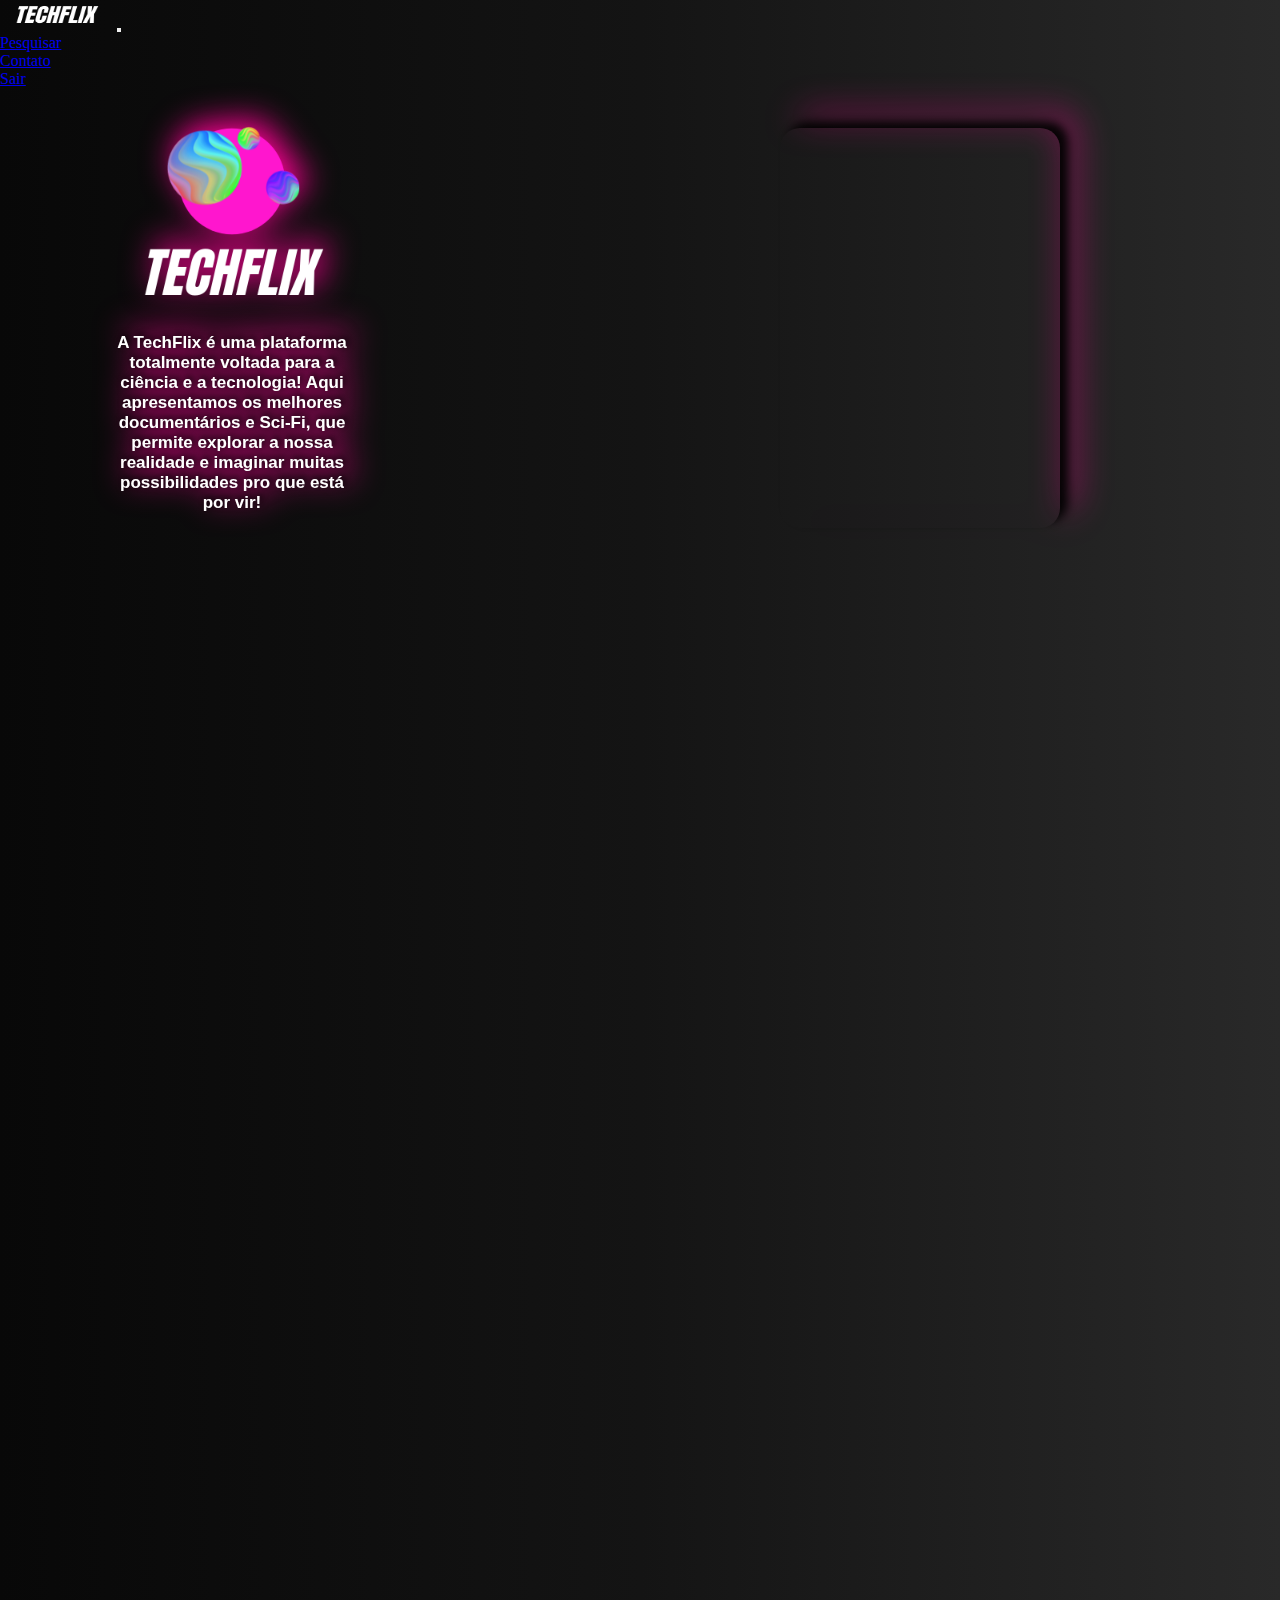
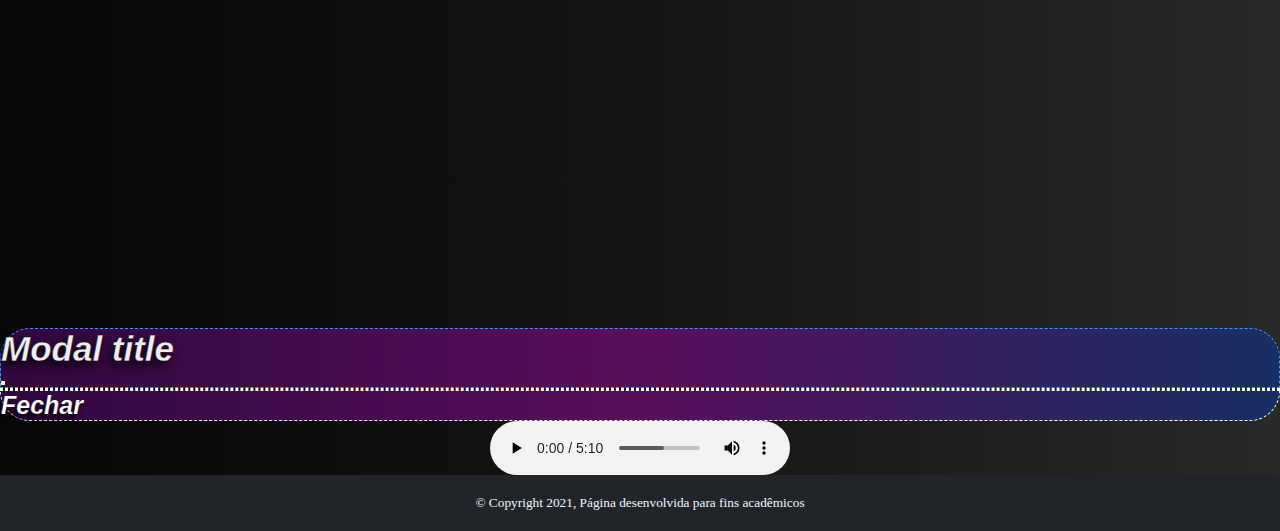
<file: Branch-davi/html.JS.CSS/index.html>
<!DOCTYPE html>
<html lang="pt-br">

<head>
  <meta charset="UTF-8" />
  <meta http-equiv="X-UA-Compatible" content="IE=edge" />
  <meta name="viewport" content="width=device-width, initial-scale=1.0" />
  <link rel="stylesheet" type="text/css" href="../Glider.js-master/glider.css" />
  <link href="https://cdn.jsdelivr.net/npm/bootstrap@5.0.2/dist/css/bootstrap.min.css" rel="stylesheet"
    integrity="sha384-EVSTQN3/azprG1Anm3QDgpJLIm9Nao0Yz1ztcQTwFspd3yD65VohhpuuCOmLASjC" crossorigin="anonymous" />
  <link rel="preconnect" href="https://fonts.googleapis.com">
  <link rel="preconnect" href="https://fonts.gstatic.com" crossorigin>
  <link href="https://fonts.googleapis.com/css2?family=Karantina&display=swap" rel="stylesheet">
  <link rel="stylesheet" href="style.css" />
  <script src="https://code.jquery.com/jquery-3.6.0.min.js"
    integrity="sha256-/xUj+3OJU5yExlq6GSYGSHk7tPXikynS7ogEvDej/m4=" crossorigin="anonymous" defer></script>
  <script src="https://cdn.jsdelivr.net/npm/bootstrap@5.0.2/dist/js/bootstrap.bundle.min.js"
    integrity="sha384-MrcW6ZMFYlzcLA8Nl+NtUVF0sA7MsXsP1UyJoMp4YLEuNSfAP+JcXn/tWtIaxVXM" crossorigin="anonymous"
    defer></script>

  <script src="../Glider.js-master/glider.js" defer></script>
  <script src="index.js" defer></script>
  <title>Home</title>
</head>

<body>
  <nav class="navbar navbar-expand-lg navbar-dark bg-dark">
    <div class="container-fluid">
      <a class="navbar-brand" href="#"><img src="../logo/TECHFLIX.png" alt="TechFlix" width="113" height="30"></a>
      <button class="navbar-toggler" type="button" data-bs-toggle="collapse" data-bs-target="#navbarText"
        aria-controls="navbarText" aria-expanded="false" aria-label="Toggle navigation">
        <span class="navbar-toggler-icon"></span>
      </button>
      <div class="collapse navbar-collapse" id="navbarText">
        <ul class="navbar-nav ms-auto mb-2 mb-lg-0">
          <li class="nav-item">
            <a class="nav-link" href="../../pesquisa/pesquisa.html">Pesquisar</a>
          </li>
          <li class="nav-item">
            <a class="nav-link" href="../../contato/contato.html">Contato</a>
          </li>
          <li class="nav-item">
            <a class="nav-link" href="../../index.html">Sair</a>
          </li>
        </ul>
      </div>
    </div>
  </nav>
  <div class="envelope">
    <div class="descricao">
      <img class="logo" src="../logo/techflix-estatica-tp.png" alt="" />
      <p>
        A TechFlix é uma plataforma totalmente voltada para a ciência e a tecnologia! Aqui apresentamos os melhores
        documentários e Sci-Fi, que permite explorar a nossa realidade e imaginar muitas possibilidades pro que está por
        vir!
      </p>
    </div>
    <div class="filmes">
      <div class="imagens"></div>
      <div class="bts">
        <button aria-label="Previous" class="glider-prev">«</button>
        <button aria-label="Next" class="glider-next">»</button>
        <div role="tablist" class="dots"></div>
      </div>
    </div>
  </div>
  <div class="filme4" id="film4">
  </div>
  <div class="modal fade" id="staticBackdrop" data-bs-backdrop="static" data-bs-keyboard="false" tabindex="-1"
    aria-labelledby="staticBackdropLabel" aria-hidden="true">
    <div class="modal-dialog modal-dialog-centered modal-dialog-scrollable">
      <div class="modal-content">
        <div class="modal-header">
          <h5 class="modal-title" id="staticBackdropLabel">Modal title</h5>
          <button type="button" class="btn-close" data-bs-dismiss="modal" aria-label="Close"></button>
        </div>
        <div class="modal-body">
        </div>
        <div class="modal-footer">
          <button type="button" class="btns" data-bs-dismiss="modal">Fechar</button>
        </div>
      </div>
    </div>
  </div>
  <div class="audio">
    <audio src="../musica/Photon.mp3" controls="controls" looping="looping"></audio>
  </div>
  <footer>
    <small>&copy; Copyright 2021, Página desenvolvida para fins acadêmicos</small>
  </footer>
</body>

</html>
</file>
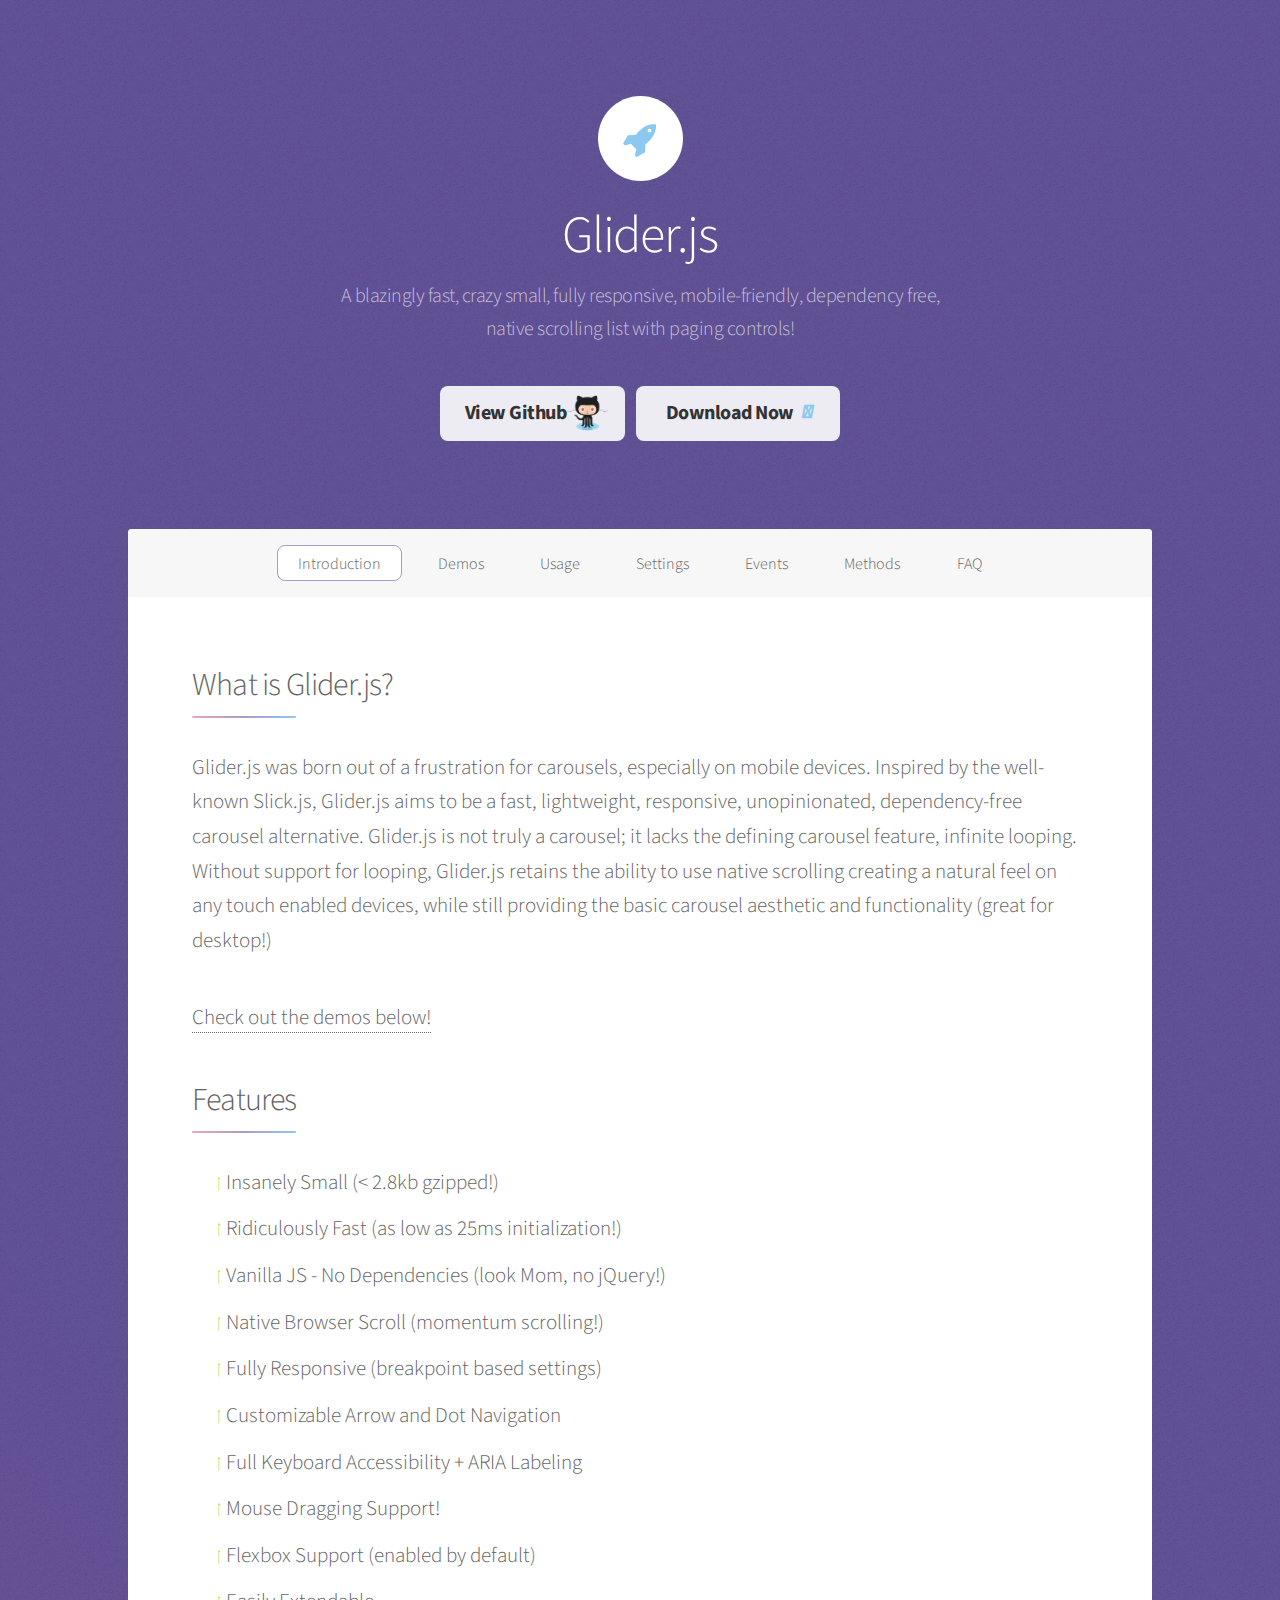
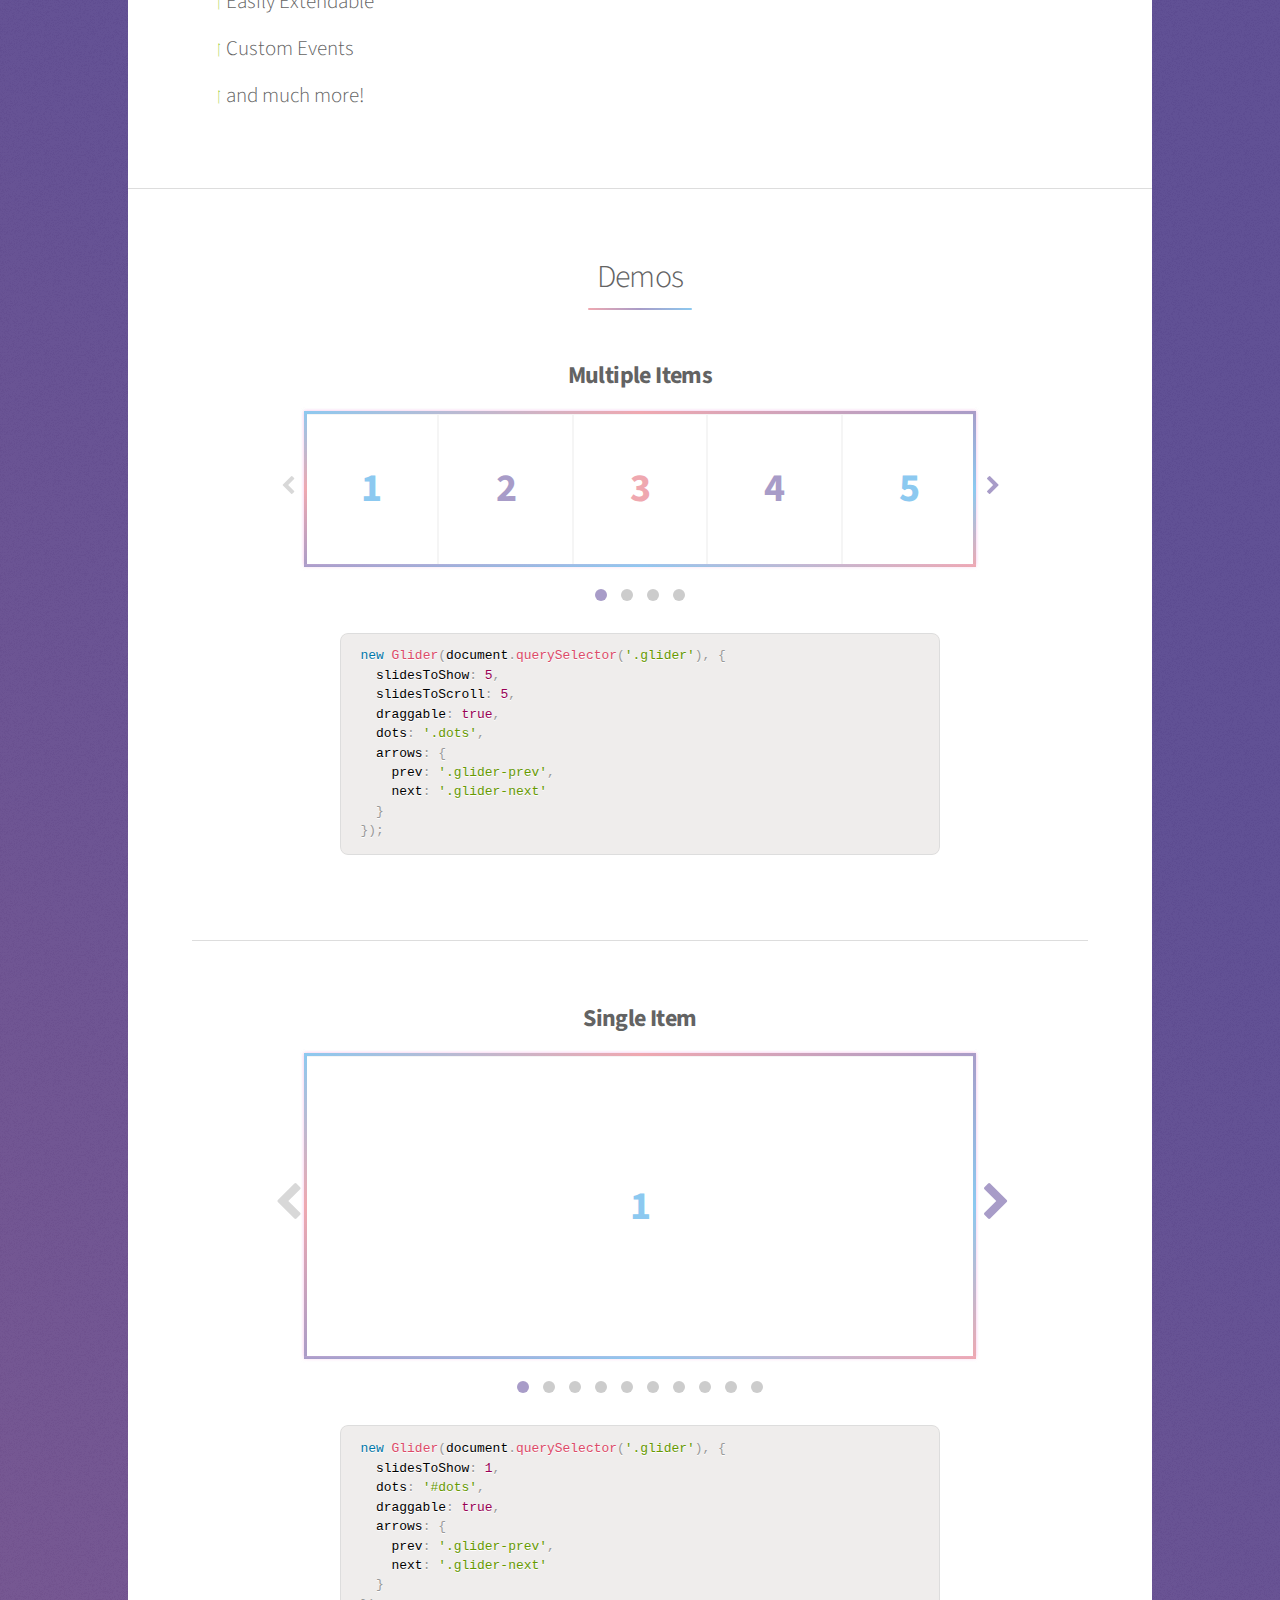
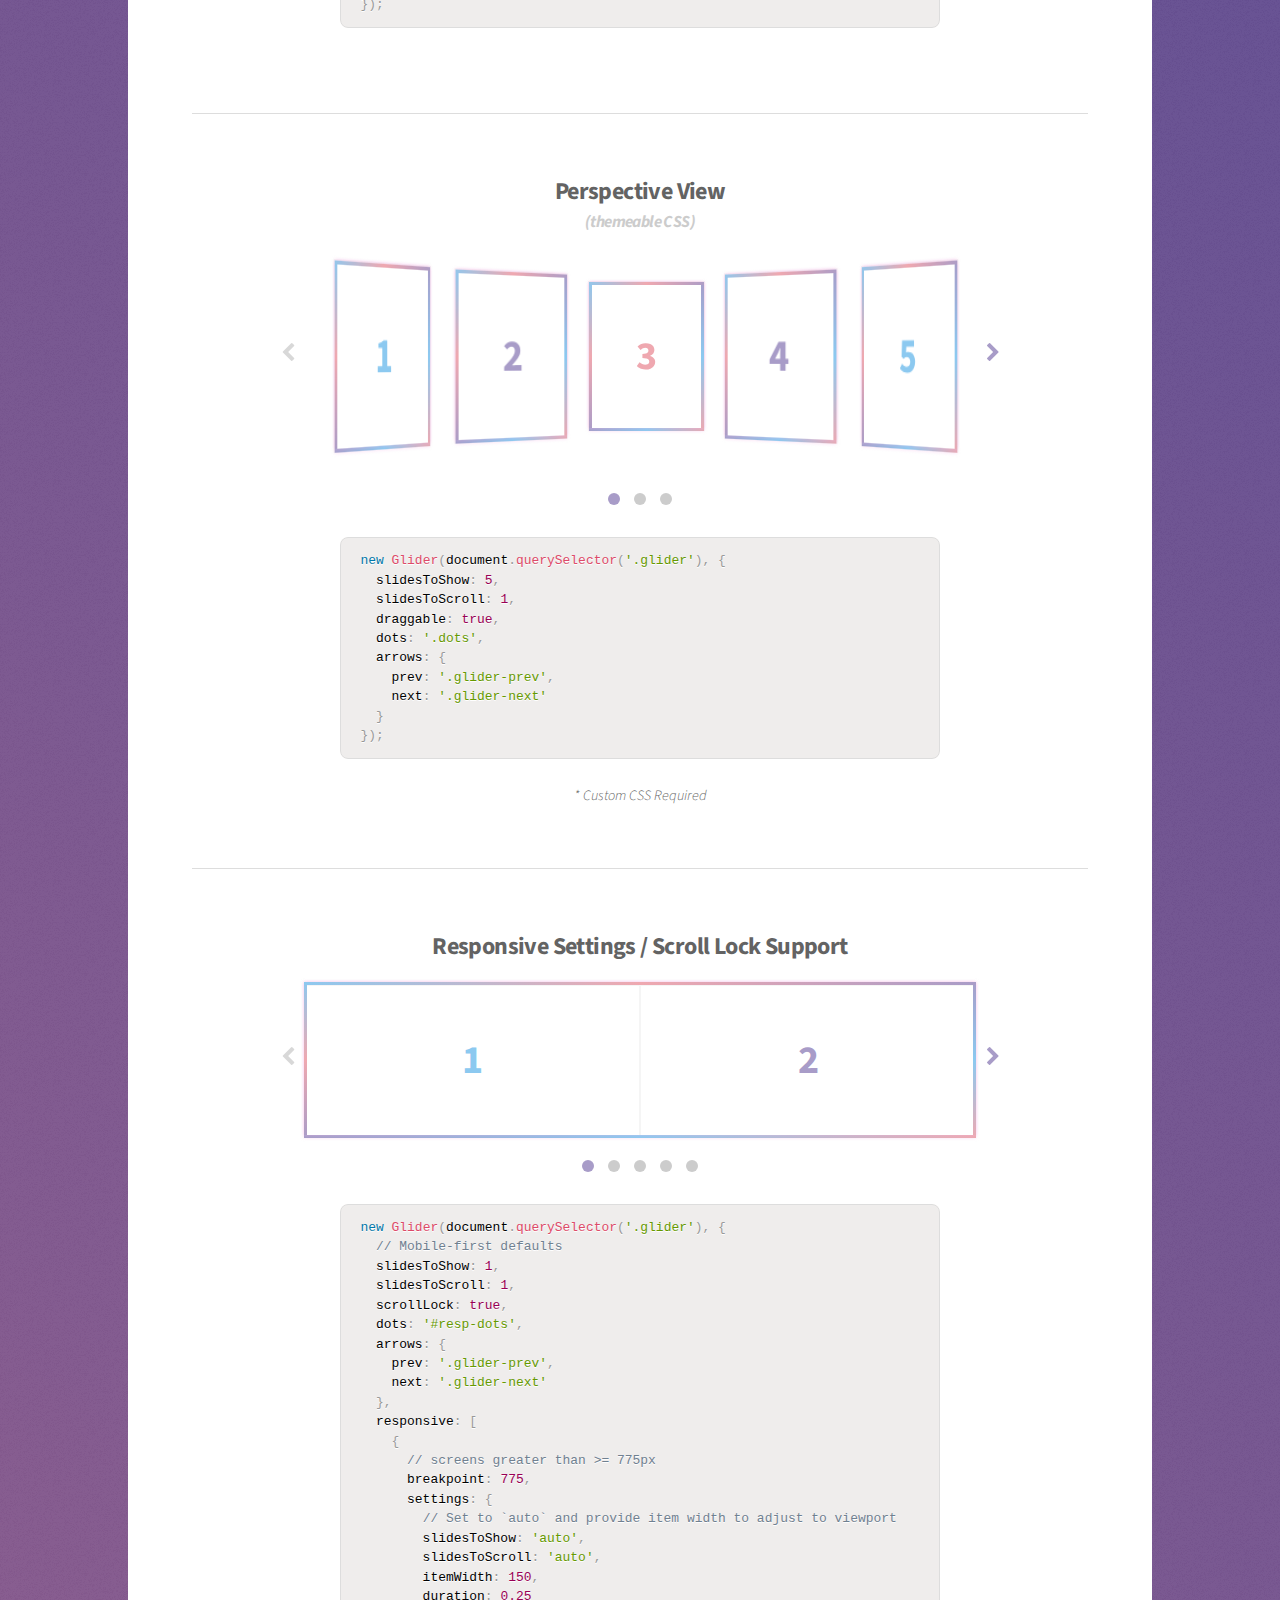
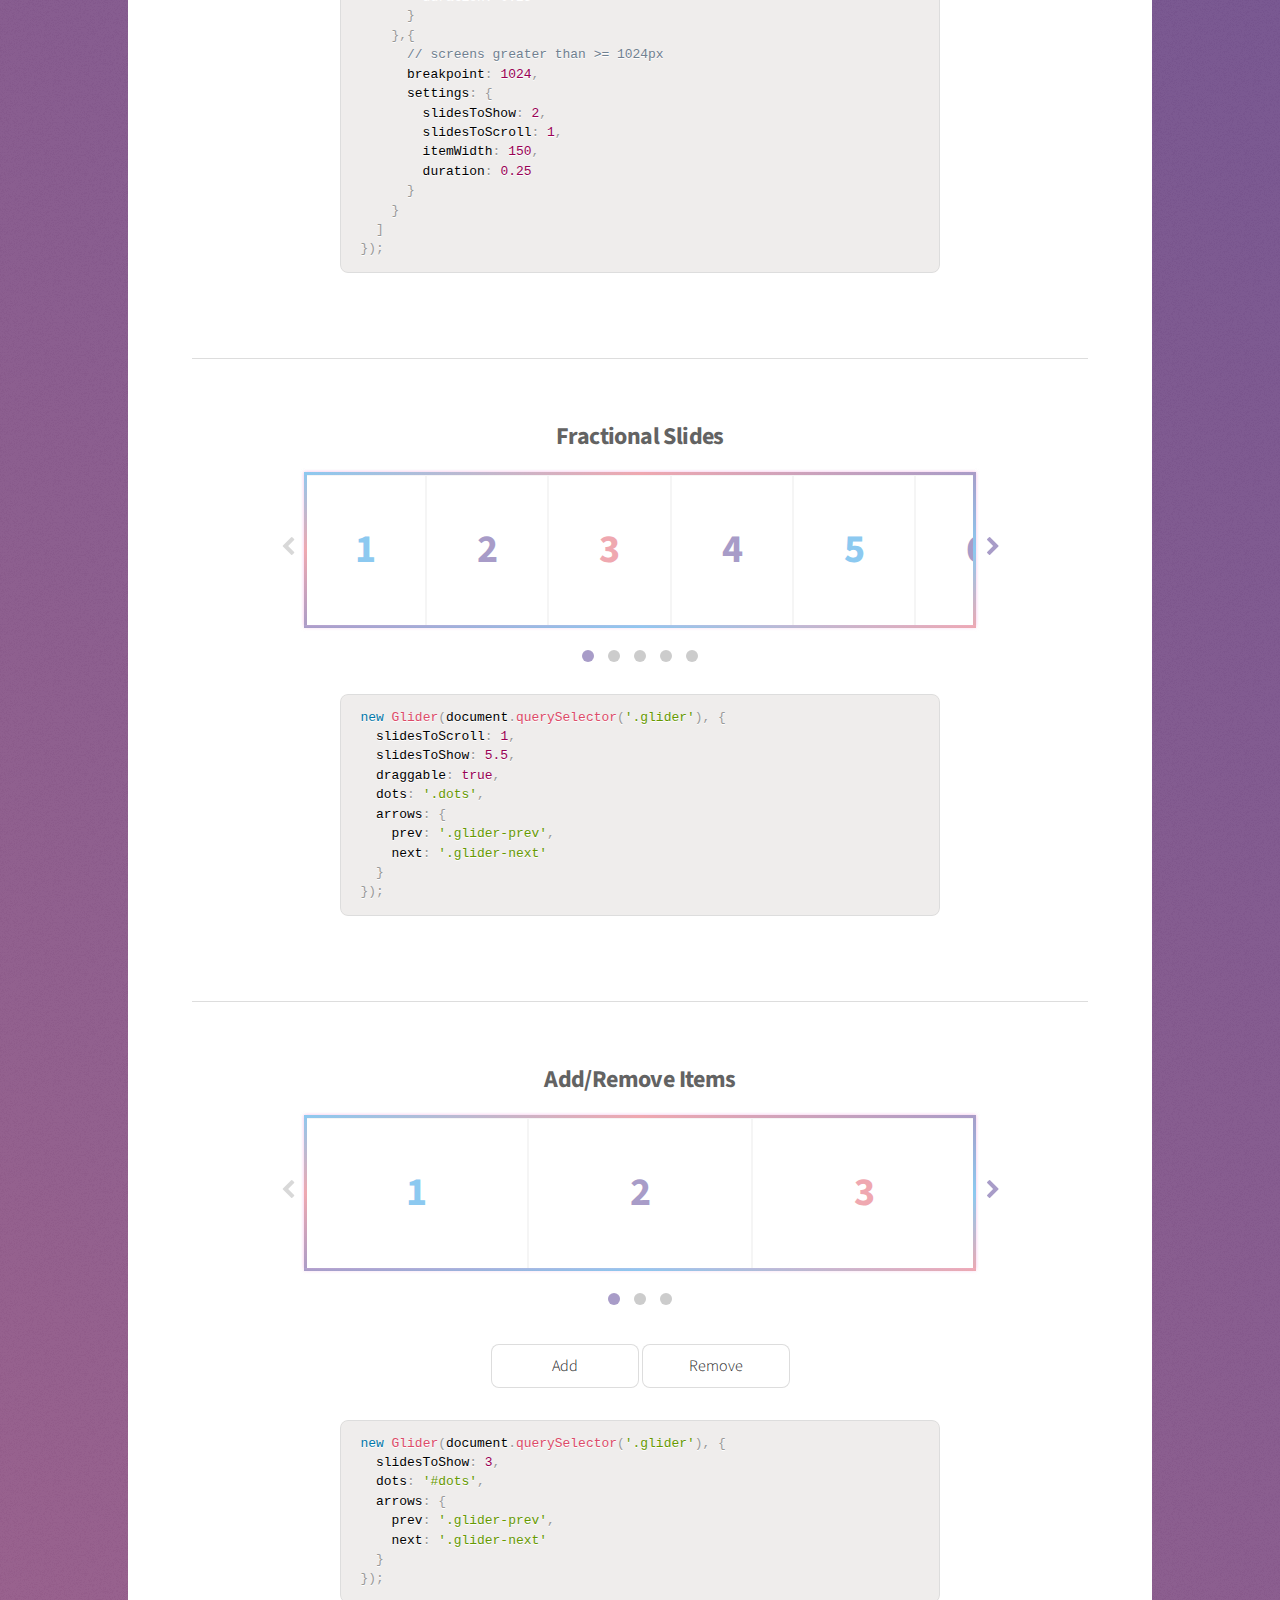
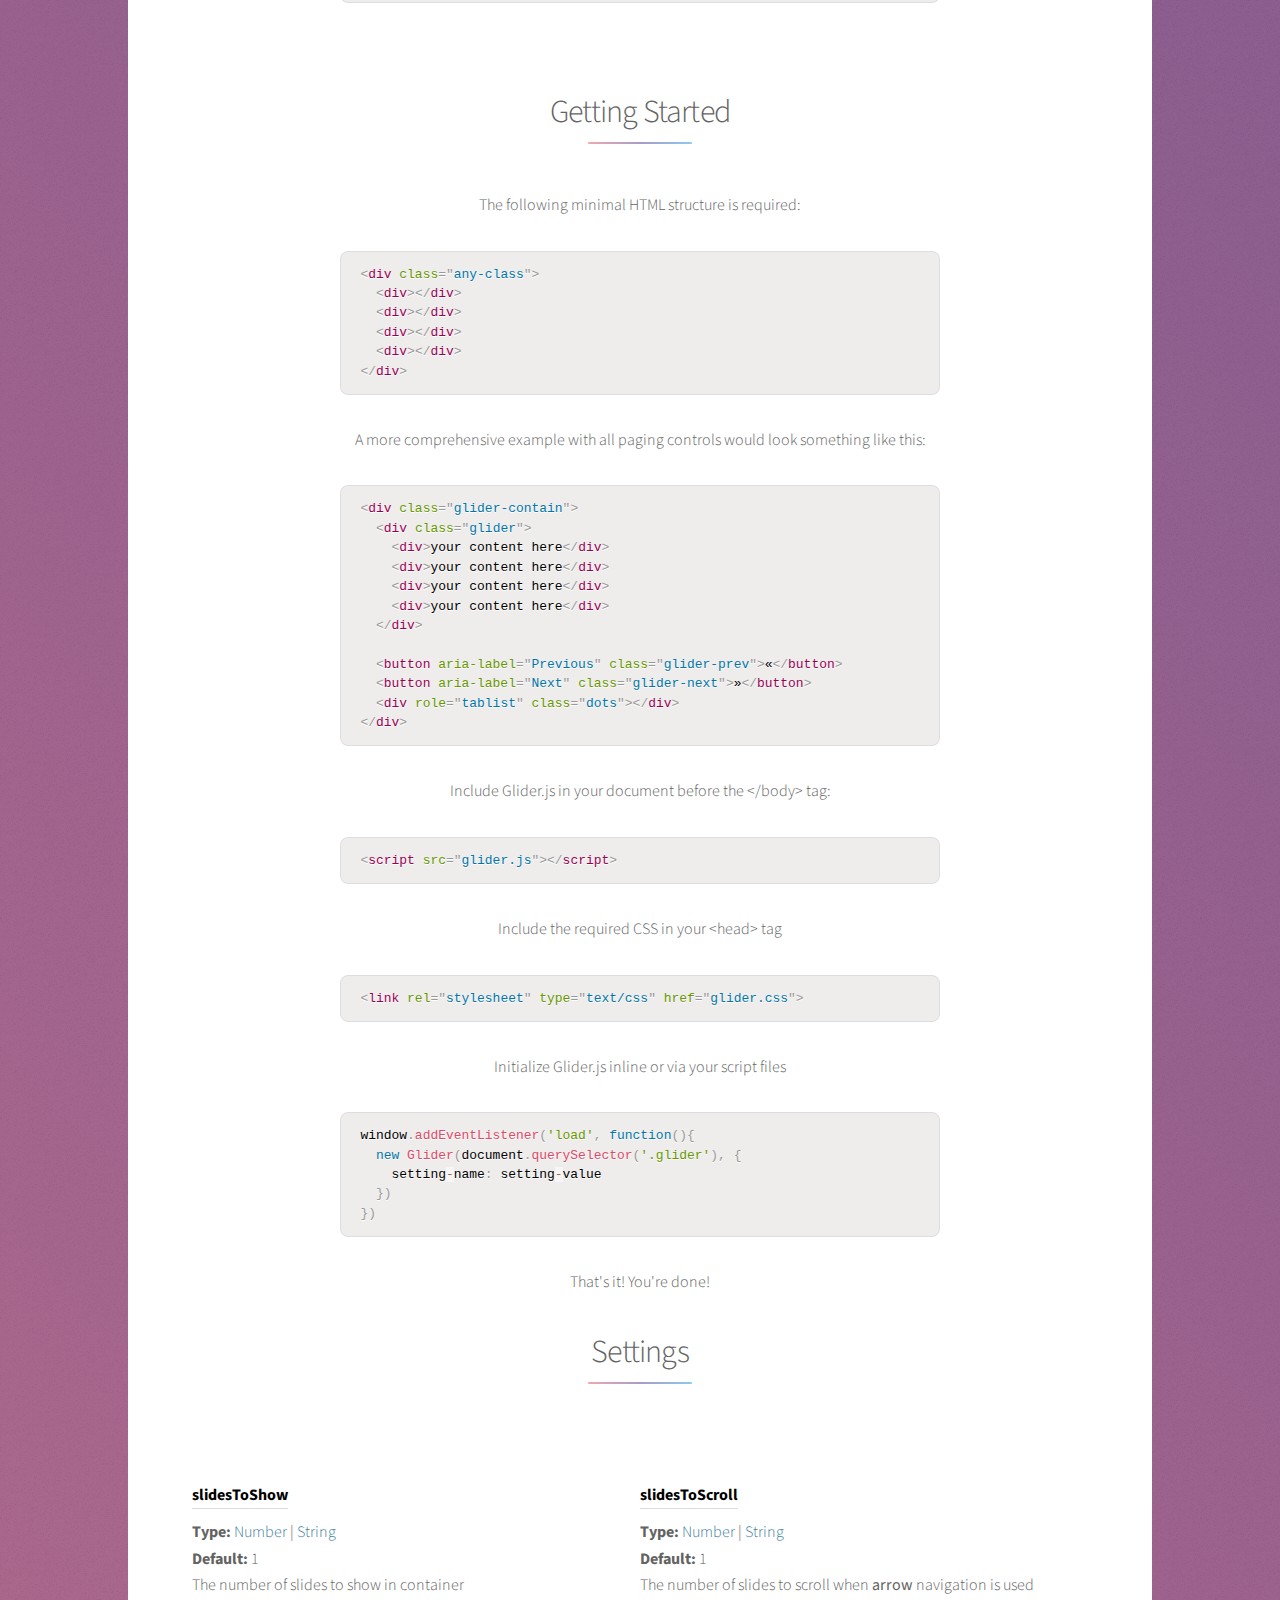
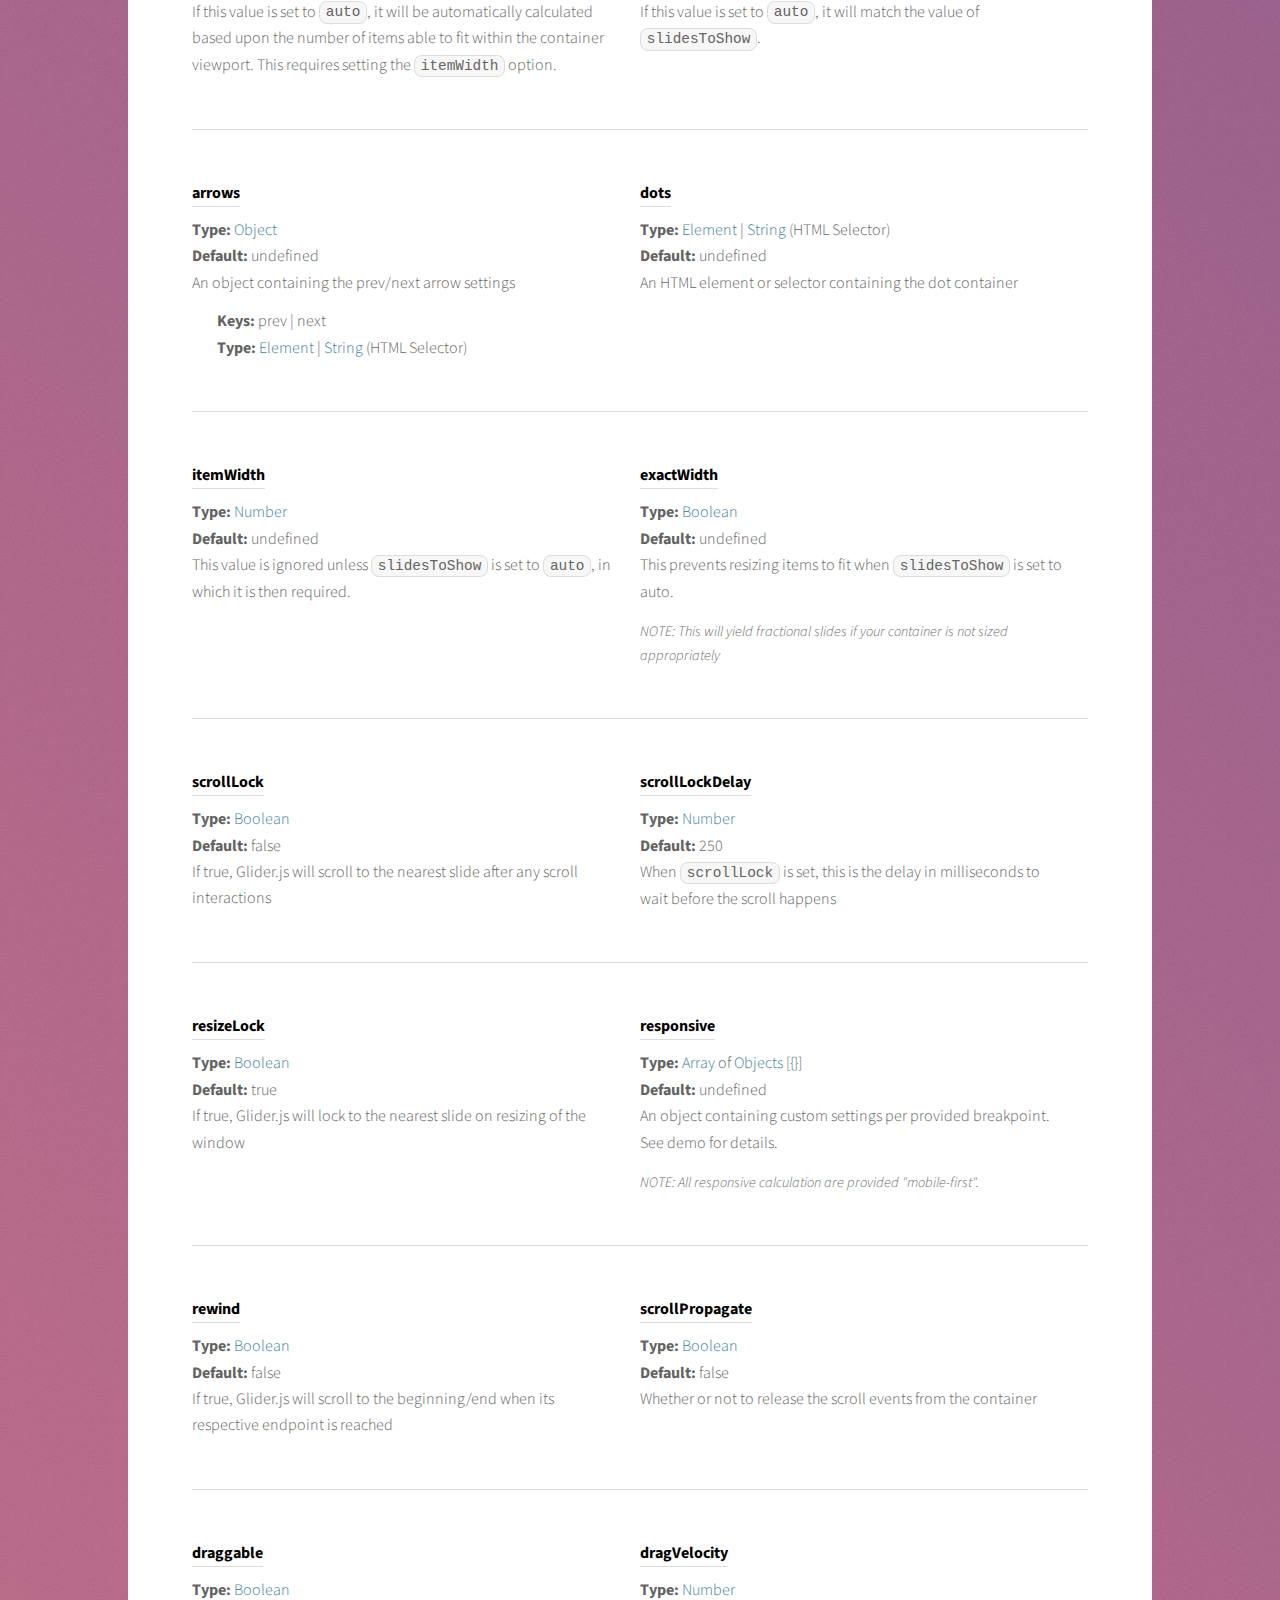
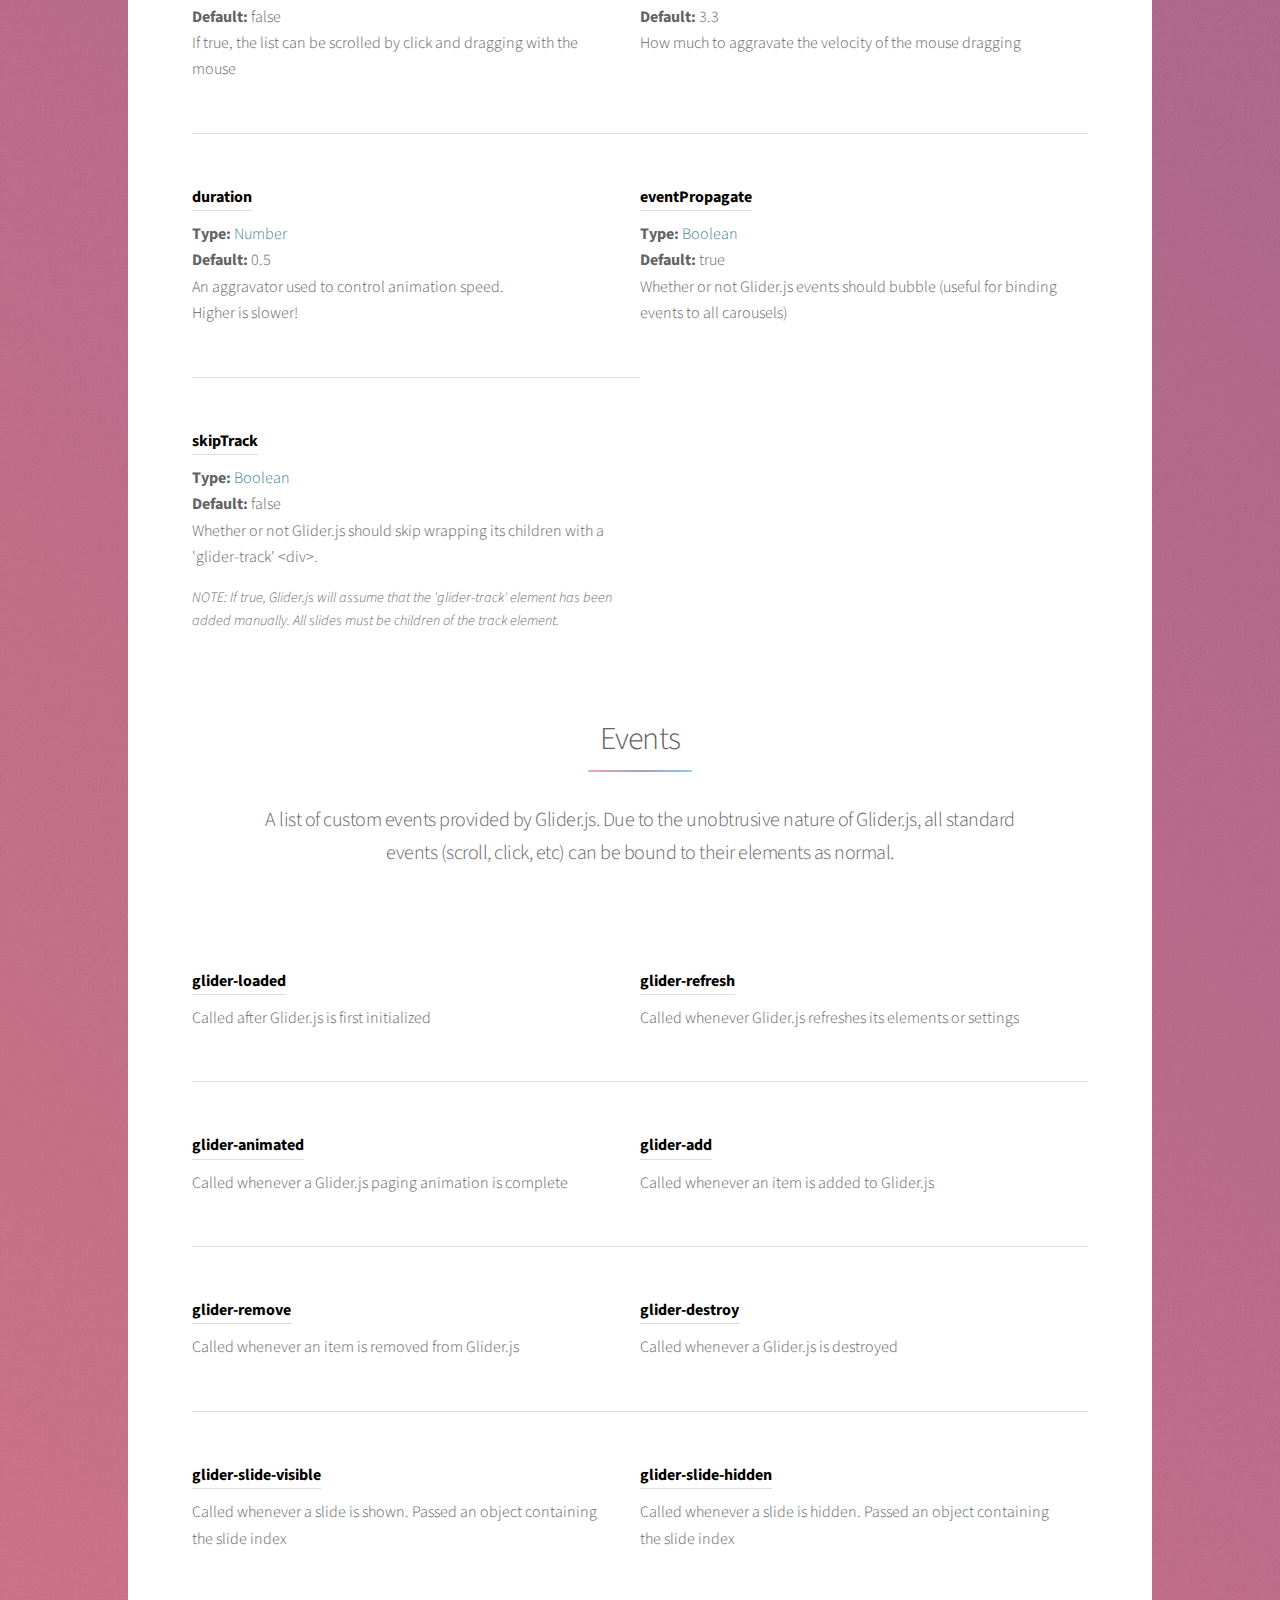
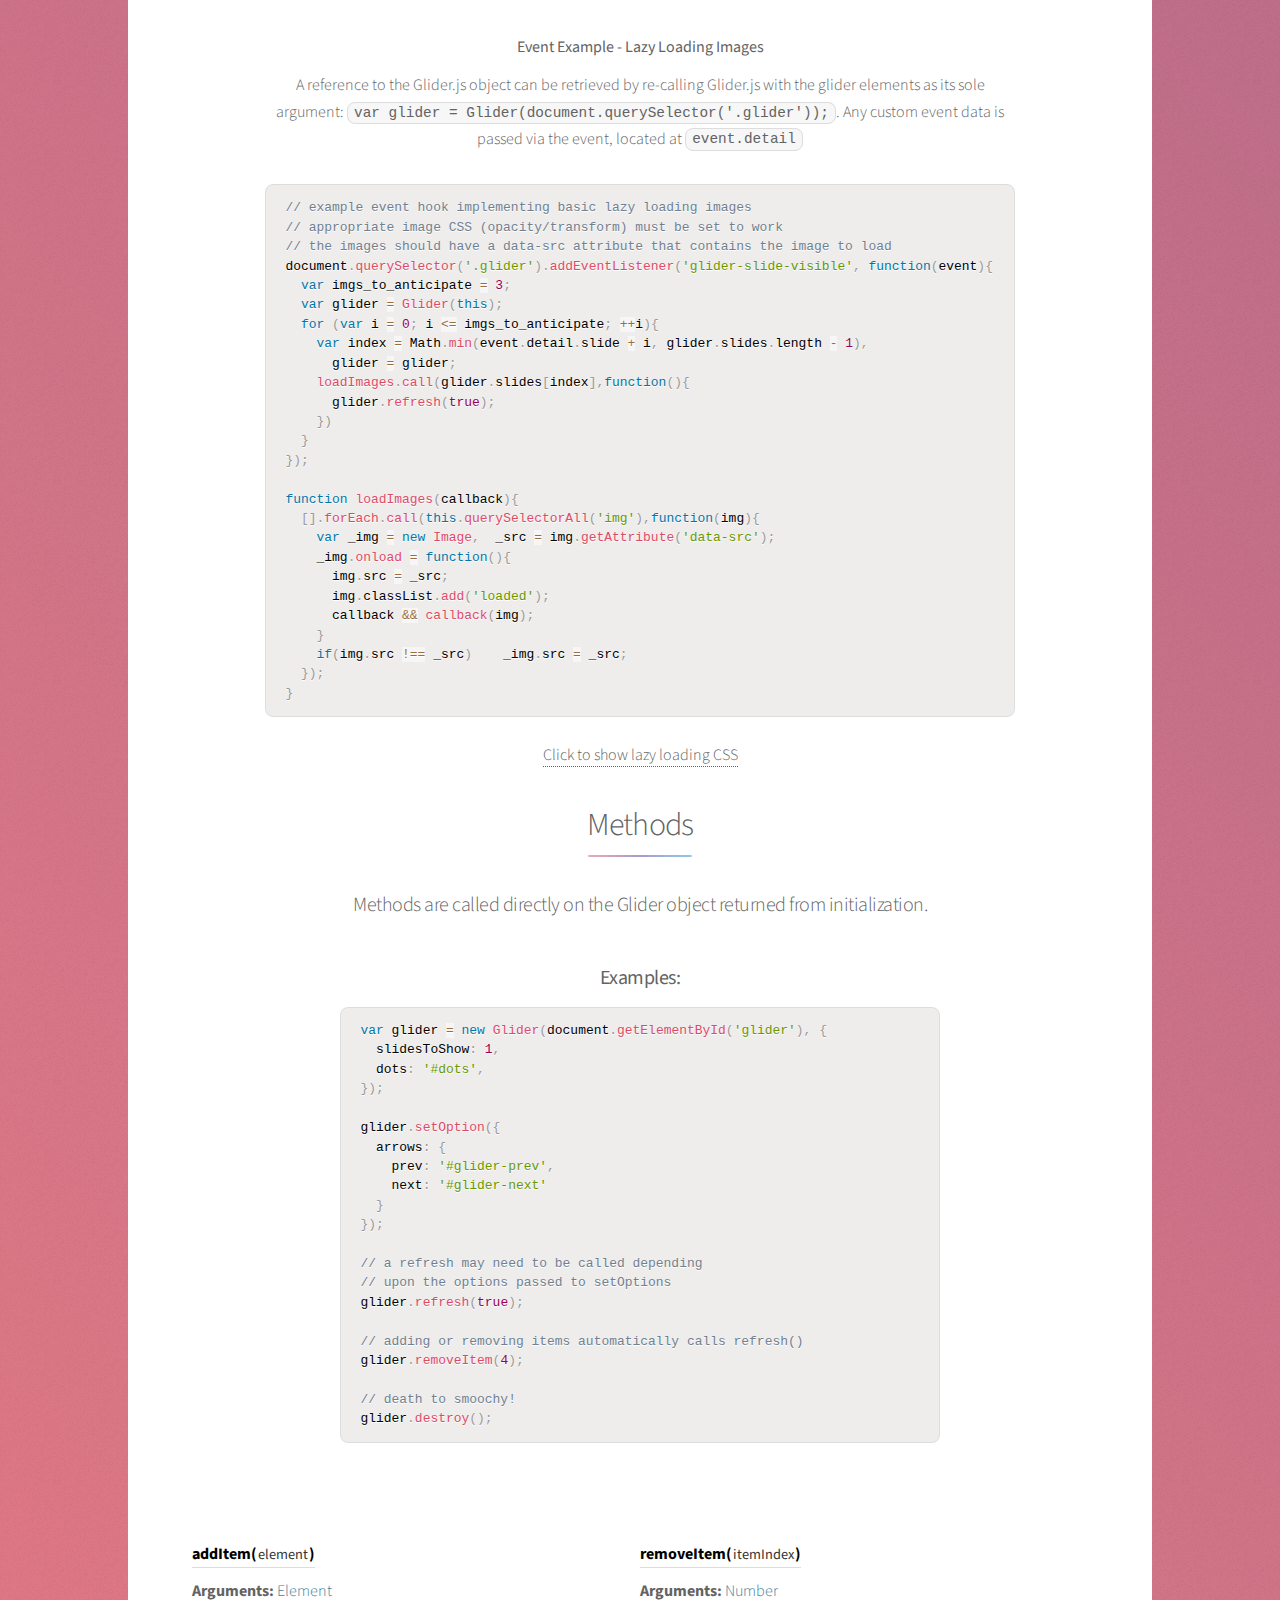
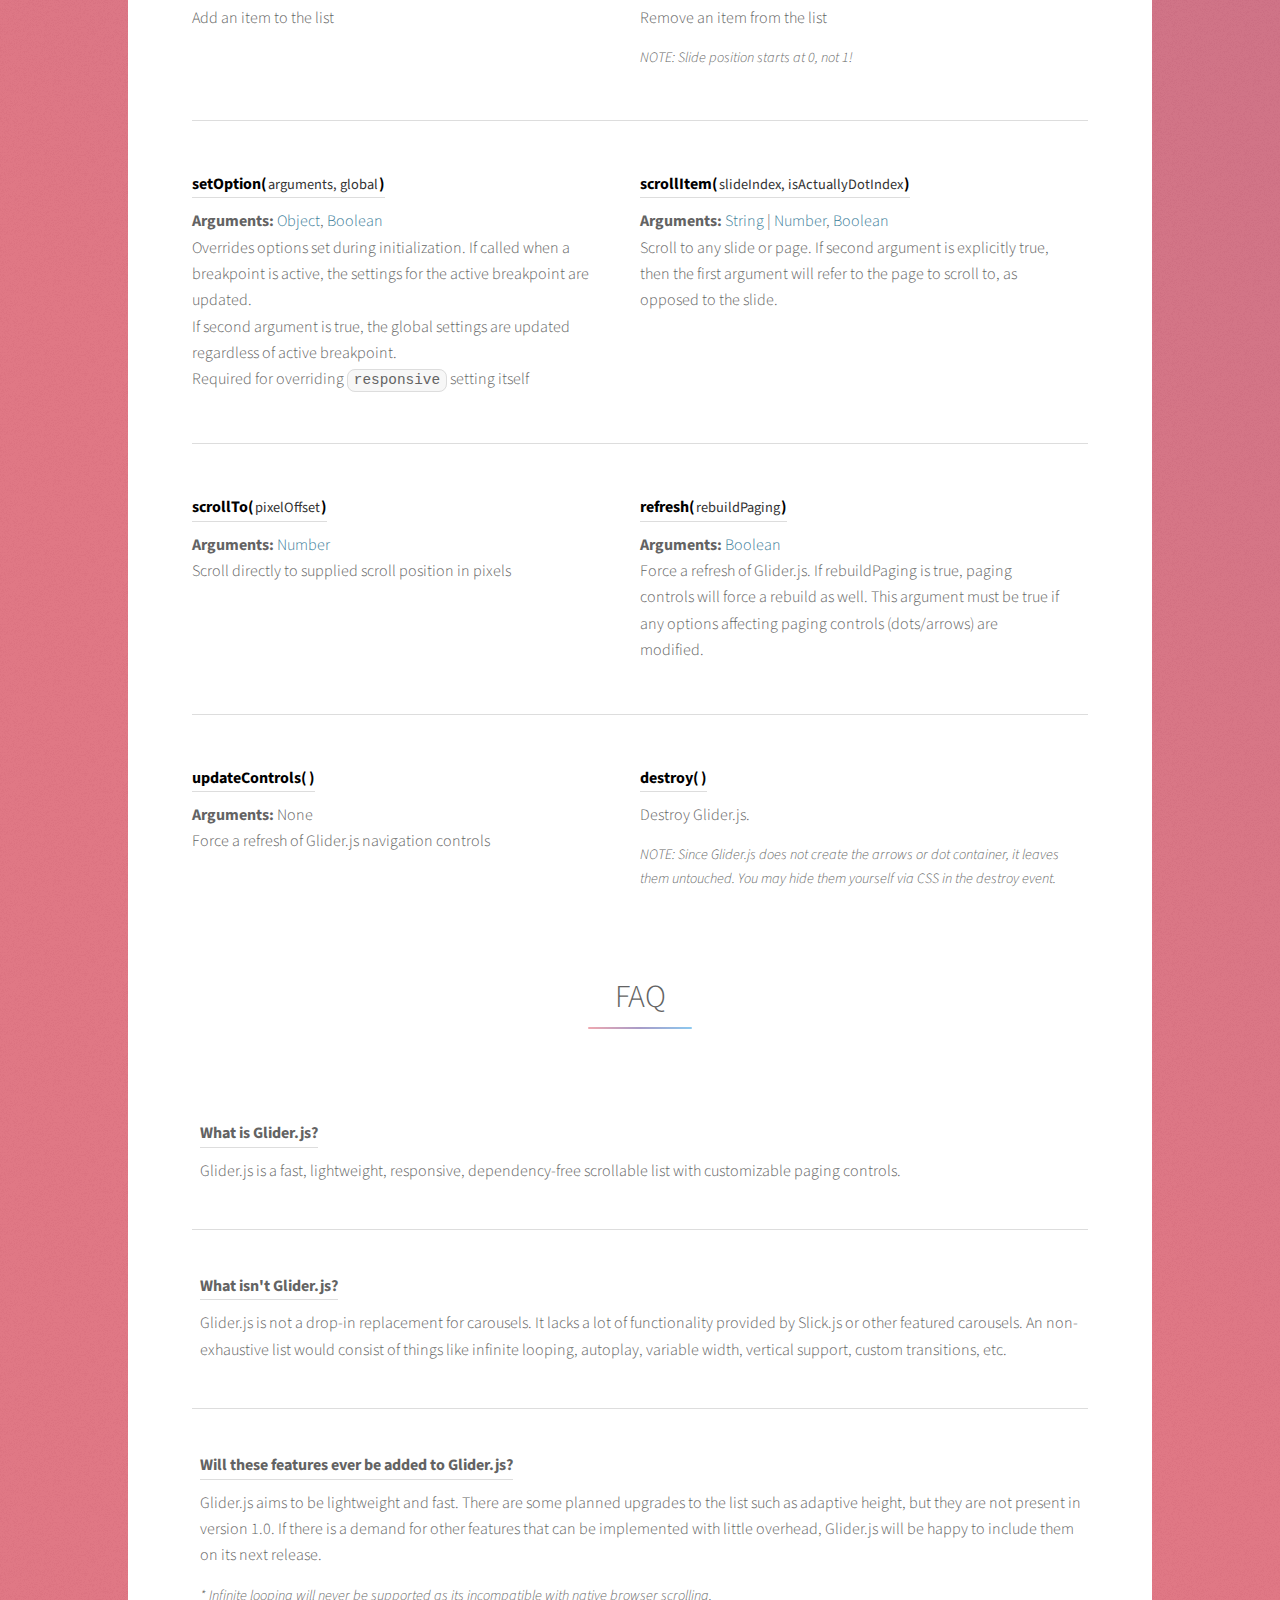
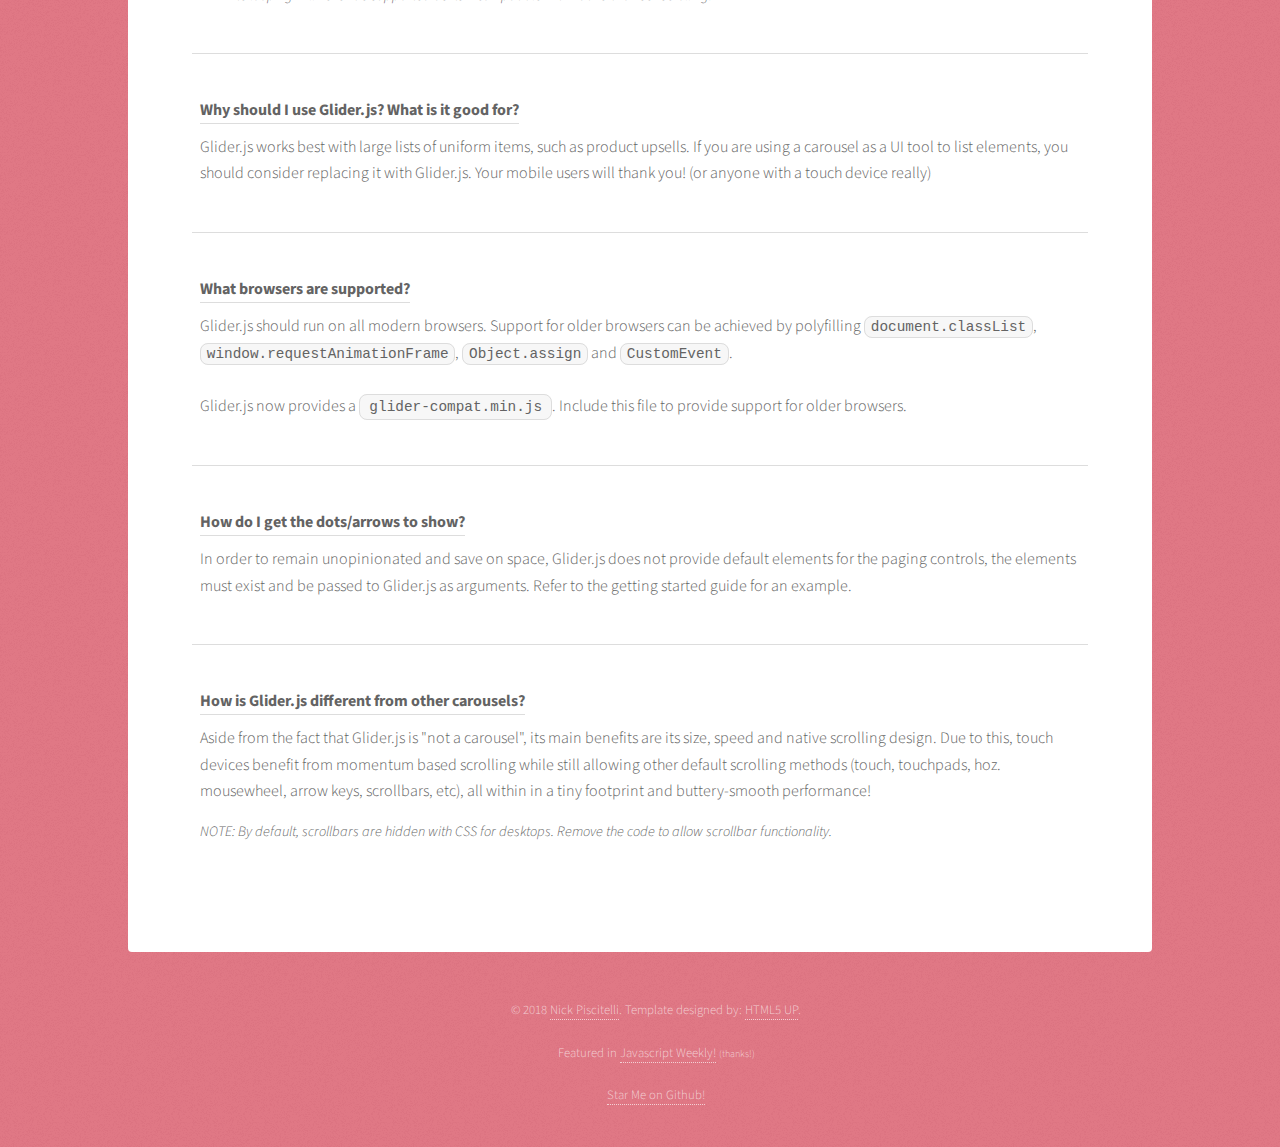
<file: Branch-davi/Glider.js-master/docs/index.html>
<!DOCTYPE HTML>
<html>
<head>
  <!--

    _____ __ _     __                _
   / ___// /(_)___/ /___  ____      (_)___
  / (_ // // // _  // -_)/ __/_    / /(_-<
  \___//_//_/ \_,_/ \__//_/  (_)__/ //___/
                               |___/

  Version: 1.5
  Author: Nick Piscitelli (pickykneee)
  Website: https://nickpiscitelli.com
  License: MIT License
  Release Date: October 25th, 2018

  -->
  <title>Glider.js - A fast, lightweight carousel alternative</title>
  <meta charset="utf-8" />
  <link rel="shortcut icon" href="favicon.ico" type="image/x-icon" />
  <meta name='viewport' content='width=device-width, initial-scale=1.0, maximum-scale=1.0, user-scalable=0' />
  <link rel="canonical" href="https://nickpiscitelli.github.io/Glider.js/" />
  <link rel="stylesheet" href="https://use.fontawesome.com/releases/v5.4.1/css/all.css" integrity="sha384-5sAR7xN1Nv6T6+dT2mhtzEpVJvfS3NScPQTrOxhwjIuvcA67KV2R5Jz6kr4abQsz" crossorigin="anonymous">
  <link rel="stylesheet" href="assets/css/prism.css" />
  <link rel="stylesheet" href="assets/css/main.css" />
  <link rel="canonical" href="https://nickpiscitelli.github.io/Glider.js" />
  <noscript>
    <link rel="stylesheet" href="assets/css/noscript.css" />
  </noscript>
  <script src="assets/js/glider-compat.min.js"></script>
  <script src="assets/js/glider.min.js"></script>
</head>

<body class="is-preload">

  <!-- Wrapper -->
  <div id="wrapper">

    <!-- Header -->
    <header id="header" class="alt">
      <span class="logo"><img src="images/logo.svg" alt="" /></span>
      <h1>Glider.js</h1>
      <p>
        A blazingly fast, crazy small, fully responsive, mobile-friendly, dependency free,
        native scrolling list with paging controls!
      </p>
      <p>
        <a href="https://github.com/NickPiscitelli/Glider.js" class="button github">
          <img class="octo" src="images/octo.png" > <span class="mobileHide">View</span> Github
        </a>
        &nbsp;
        <a onclick="ga('send','event','Download Button');" href="https://github.com/NickPiscitelli/Glider.js/archive/master.zip" class="button">
          Download <span class="mobileHide">Now</span>
        <i class="zip fas fa-download dl-icon"></i>
        </a>
      </p>
    </header>

    <!-- Nav -->
    <nav id="nav">
      <ul>
        <li><a href="#intro" class="active">Introduction</a></li>
        <li><a href="#demos">Demos</a></li>
        <li><a href="#usage">Usage</a></li>
        <li><a href="#settings">Settings</a></li>
        <li><a href="#events">Events</a></li>
        <li><a href="#methods">Methods</a></li>
        <li><a href="#faq">FAQ</a></li>
      </ul>
    </nav>
    <!-- Main -->
    <div id="main">
      <!-- Introduction -->
      <section id="intro" class="main">
        <div class="spotlight">
          <div class="content">
            <header class="major">
              <h2>What is Glider.js?</h2>
            </header>
            <p>
              Glider.js was born out of a frustration for carousels, especially on mobile devices. Inspired by the well-known Slick.js, Glider.js aims
              to be a fast, lightweight, responsive, unopinionated, dependency-free carousel alternative. Glider.js is not truly a carousel; it lacks
              the defining carousel feature, infinite looping. Without support for looping, Glider.js retains the ability to use native scrolling creating
              a natural feel on any touch enabled devices, while still providing the basic carousel aesthetic and functionality (great for desktop!)
            </p>
            <p>
              <a href="#demos" class="smooth-scroll">Check out the demos below!</a>
            </p>

            <header class="major">
              <h2>Features</h2>
            </header>
            <ul class="script-features">
              <li><i class="fas fa-check"></i>Insanely Small (&lt; 2.8kb gzipped!)</li>
              <li><i class="fas fa-check"></i>Ridiculously Fast (as low as 25ms initialization!)</li>
              <li><i class="fas fa-check"></i>Vanilla JS - No Dependencies (look Mom, no jQuery!)</li>
              <li><i class="fas fa-check"></i>Native Browser Scroll (momentum scrolling!)</li>
              <li><i class="fas fa-check"></i>Fully Responsive (breakpoint based settings)</li>
              <li><i class="fas fa-check"></i>Customizable Arrow and Dot Navigation</li>
              <li><i class="fas fa-check"></i>Full Keyboard Accessibility + ARIA Labeling</li>
              <li><i class="fas fa-check"></i>Mouse Dragging Support!</li>
              <li><i class="fas fa-check"></i>Flexbox Support (enabled by default)</li>
              <li><i class="fas fa-check"></i>Easily Extendable</li>
              <li><i class="fas fa-check"></i>Custom Events</li>
              <li><i class="fas fa-check"></i>and much more!</li>
            </ul>
          </div>
        </div>
      </section>

      <!-- First Section -->
      <section id="demos" class="main special">
        <header class="major">
          <h2>Demos</h2>
        </header>

        <div class="demo first">
          <h2>Multiple Items</h2>
          <div data-name="Multiple Item" class="glider-contain multiple">
            <div class="gradient-border-bottom">
              <div class="gradient-border">
                <div class="glider" id="glider-double">
                  <div><h1>1</h1></div>
                  <div><h1>2</h1></div>
                  <div><h1>3</h1></div>
                  <div><h1>4</h1></div>
                  <div><h1>5</h1></div>
                  <div><h1>6</h1></div>
                  <div><h1>7</h1></div>
                  <div><h1>8</h1></div>
                  <div><h1>9</h1></div>
                  <div><h1>10</h1></div>
                  <div><h1>11</h1></div>
                  <div><h1>12</h1></div>
                  <div><h1>13</h1></div>
                  <div><h1>14</h1></div>
                  <div><h1>15</h1></div>
                  <div><h1>16</h1></div>
                  <div><h1>17</h1></div>
                  <div><h1>18</h1></div>
                </div>
              </div>
            </div>
            <button role="button" aria-label="Previous" class="glider-prev" id="glider-prev-2"><i class="fa fa-chevron-left"></i></i></button>
            <button role="button" aria-label="Next" class="glider-next" id="glider-next-2"><i class="fa fa-chevron-right"></i></i></button>
            <div id="dots2"></div>
          </div>
          <script>
            window.addEventListener('load', function () {
              window.glides = new Glider(document.getElementById('glider-double'), {
                slidesToShow: 5,
                slidesToScroll: 5,
                draggable: true,
                dots: '#dots2',
                arrows: {
                  prev: '#glider-prev-2',
                  next: '#glider-next-2'
                }
              })
            });
          </script>
          <pre class="line-numbers language-javascript">
            <code class="line-numbers language-javascript">
              new Glider(document.querySelector('.glider'), {
                slidesToShow: 5,
                slidesToScroll: 5,
                draggable: true,
                dots: '.dots',
                arrows: {
                  prev: '.glider-prev',
                  next: '.glider-next'
                }
              });
            </code>
          </pre>
        </div>


        <div class="demo">
          <h2>Single Item</h2>
          <div data-name="Single Item" class="glider-contain">
            <div class="gradient-border-bottom">
              <div class="gradient-border">
                <div class="glider" id="glider-single">
                  <div><h1>1</h1></div>
                  <div><h1>2</h1></div>
                  <div><h1>3</h1></div>
                  <div><h1>4</h1></div>
                  <div><h1>5</h1></div>
                  <div><h1>6</h1></div>
                  <div><h1>7</h1></div>
                  <div><h1>8</h1></div>
                  <div><h1>9</h1></div>
                  <div><h1>10</h1></div>
                </div>
              </div>
            </div>
            <button role="button" aria-label="Previous" class="glider-prev" id="glider-prev"><i class="fa fa-chevron-left"></i></i></button>
            <button role="button" aria-label="Next" class="glider-next" id="glider-next"><i class="fa fa-chevron-right"></i></i></button>
            <div id="dots"></div>
          </div>
          <script>
            window.addEventListener('load', function(){
              new Glider(document.getElementById('glider-single'), {
                slidesToShow: 1,
                dots: '#dots',
                draggable: true,
                arrows: {
                  prev: '#glider-prev',
                  next: '#glider-next'
                },
                easing: function (x, t, b, c, d) {
                  return c*(t/=d)*t + b;
                }
              });
            });
          </script>

          <pre class="line-numbers language-javascript">
            <code class="line-numbers language-javascript">
              new Glider(document.querySelector('.glider'), {
                slidesToShow: 1,
                dots: '#dots',
                draggable: true,
                arrows: {
                  prev: '.glider-prev',
                  next: '.glider-next'
                }
              });
            </code>
          </pre>
        </div>

        <div class="demo persp">
          <h2>Perspective View<span class="aside">(themeable CSS)</span></h2>
          <div data-name="Perspective View" class="glider-contain multiple">
            <div class="glider glider-persp" id="glider-persp">
              <div><div class="gradient-border-bottom"><div class="gradient-border"><h1>1</h1></div></div></div>
              <div><div class="gradient-border-bottom"><div class="gradient-border"><h1>2</h1></div></div></div>
              <div><div class="gradient-border-bottom"><div class="gradient-border"><h1>3</h1></div></div></div>
              <div><div class="gradient-border-bottom"><div class="gradient-border"><h1>4</h1></div></div></div>
              <div><div class="gradient-border-bottom"><div class="gradient-border"><h1>5</h1></div></div></div>
              <div><div class="gradient-border-bottom"><div class="gradient-border"><h1>6</h1></div></div></div>
              <div><div class="gradient-border-bottom"><div class="gradient-border"><h1>7</h1></div></div></div>
              <div><div class="gradient-border-bottom"><div class="gradient-border"><h1>8</h1></div></div></div>
              <div><div class="gradient-border-bottom"><div class="gradient-border"><h1>9</h1></div></div></div>
              <div><div class="gradient-border-bottom"><div class="gradient-border"><h1>10</h1></div></div></div>
              <div><div class="gradient-border-bottom"><div class="gradient-border"><h1>11</h1></div></div></div>
              <div><div class="gradient-border-bottom"><div class="gradient-border"><h1>12</h1></div></div></div>
              <div><div class="gradient-border-bottom"><div class="gradient-border"><h1>13</h1></div></div></div>
              <div><div class="gradient-border-bottom"><div class="gradient-border"><h1>14</h1></div></div></div>
              <div><div class="gradient-border-bottom"><div class="gradient-border"><h1>15</h1></div></div></div>
            </div>
            <button role="button" aria-label="Previous" class="glider-prev" id="glider-prev-per"><i class="fa fa-chevron-left"></i></i></button>
            <button role="button" aria-label="Next" class="glider-next" id="glider-next-per"><i class="fa fa-chevron-right"></i></i></button>
            <div id="dots-per"></div>
          </div>
          <script>
            window.addEventListener('load', function () {
              window.glides = new Glider(document.getElementById('glider-persp'), {
                slidesToShow: 5,
                slidesToScroll: 1,
                draggable: true,
                dots: '#dots-per',
                arrows: {
                  prev: '#glider-prev-per',
                  next: '#glider-next-per'
                }
              })
            });
          </script>
          <pre class="line-numbers language-javascript">
            <code class="line-numbers language-javascript">
              new Glider(document.querySelector('.glider'), {
                slidesToShow: 5,
                slidesToScroll: 1,
                draggable: true,
                dots: '.dots',
                arrows: {
                  prev: '.glider-prev',
                  next: '.glider-next'
                }
              });
            </code>
          </pre>
          <span class="aside">* Custom CSS Required</span>
        </div>
        <div class="demo">
          <h2>Responsive Settings / Scroll Lock Support</h2>
          <div data-name="Responsive Settings" class="glider-contain multiple">
            <div class="gradient-border-bottom">
              <div class="gradient-border">
                <div class="glider" id="glider-resp">
                  <div><h1>1</h1></div>
                  <div><h1>2</h1></div>
                  <div><h1>3</h1></div>
                  <div><h1>4</h1></div>
                  <div><h1>5</h1></div>
                  <div><h1>6</h1></div>
                  <div><h1>7</h1></div>
                  <div><h1>8</h1></div>
                  <div><h1>9</h1></div>
                  <div><h1>10</h1></div>
                </div>
              </div>
            </div>
            <button role="button" aria-label="Previous" class="glider-prev" id="glider-prev-resp"><i class="fa fa-chevron-left"></i></i></button>
            <button role="button" aria-label="Next" class="glider-next" id="glider-next-resp"><i class="fa fa-chevron-right"></i></i></button>
            <div id="resp-dots"></div>
          </div>
          <script>
            window.addEventListener('load',function(){
              new Glider(document.querySelector('#glider-resp'), {
                // Mobile-first defaults
                slidesToShow: 1,
                slidesToScroll: 1,
                scrollLock: true,
                dots: '#resp-dots',
                arrows: {
                  prev: '#glider-prev-resp',
                  next: '#glider-next-resp'
                },
                responsive: [
                  {
                    breakpoint: 775,
                    settings: {
                      slidesToShow: 'auto',
                      slidesToScroll: 'auto',
                      itemWidth: 150,
                      duration: 0.25
                    }
                  },{
                    breakpoint: 1024,
                    settings: {
                      slidesToShow: 2,
                      slidesToScroll: 1,
                      itemWidth: 150,
                      duration: 0.25
                    }
                  }
                ]
              })
            });
          </script>

          <pre class="line-numbers language-javascript">
            <code class="line-numbers language-javascript">
              new Glider(document.querySelector('.glider'), {
                // Mobile-first defaults
                slidesToShow: 1,
                slidesToScroll: 1,
                scrollLock: true,
                dots: '#resp-dots',
                arrows: {
                  prev: '.glider-prev',
                  next: '.glider-next'
                },
                responsive: [
                  {
                    // screens greater than >= 775px
                    breakpoint: 775,
                    settings: {
                      // Set to `auto` and provide item width to adjust to viewport
                      slidesToShow: 'auto',
                      slidesToScroll: 'auto',
                      itemWidth: 150,
                      duration: 0.25
                    }
                  },{
                    // screens greater than >= 1024px
                    breakpoint: 1024,
                    settings: {
                      slidesToShow: 2,
                      slidesToScroll: 1,
                      itemWidth: 150,
                      duration: 0.25
                    }
                  }
                ]
              });
            </code>
          </pre>
        </div>

        <div class="demo">
          <h2>Fractional Slides</h2>
          <div data-name="Fractional Slides" class="glider-contain multiple">
            <div class="gradient-border-bottom">
              <div class="gradient-border">
                <div class="glider" id="glider-cut">
                  <div><h1>1</h1></div>
                  <div><h1>2</h1></div>
                  <div><h1>3</h1></div>
                  <div><h1>4</h1></div>
                  <div><h1>5</h1></div>
                  <div><h1>6</h1></div>
                  <div><h1>7</h1></div>
                  <div><h1>8</h1></div>
                  <div><h1>9</h1></div>
                  <div><h1>10</h1></div>
                  <div><h1>11</h1></div>
                  <div><h1>12</h1></div>
                  <div><h1>13</h1></div>
                  <div><h1>14</h1></div>
                  <div><h1>15</h1></div>
                  <div><h1>16</h1></div>
                  <div><h1>17</h1></div>
                  <div><h1>18</h1></div>
                  <div><h1>19</h1></div>
                  <div><h1>20</h1></div>
                  <div><h1>21</h1></div>
                  <div><h1>22</h1></div>
                  <div><h1>23</h1></div>
                  <div><h1>24</h1></div>
                </div>
              </div>
            </div>
            <button role="button" aria-label="Previous" class="glider-prev" id="cut-prev"><i class="fa fa-chevron-left"></i></i></button>
            <button role="button" aria-label="Next" class="glider-next" id="cut-next"><i class="fa fa-chevron-right"></i></i></button>
            <div role="tablist" id="frac-dots"></div>
          </div>
          <script>
            window.addEventListener('load',function(){
              var glider = new Glider(document.getElementById('glider-cut'), {
                slidesToScroll: 1,
                slidesToShow: 5.5,
                draggable: true,
                dots: '#frac-dots',
                arrows: {
                  prev: '#cut-prev',
                  next: '#cut-next'
                }
              });
            })
          </script>

          <pre class="line-numbers language-javascript">
            <code class="line-numbers language-javascript">
              new Glider(document.querySelector('.glider'), {
                slidesToScroll: 1,
                slidesToShow: 5.5,
                draggable: true,
                dots: '.dots',
                arrows: {
                  prev: '.glider-prev',
                  next: '.glider-next'
                }
              });
            </code>
          </pre>
        </div>

        <div class="demo">
          <div id="add"><h1></h1></div>
          <h2>Add/Remove Items</h2>
          <div data-name="Add/Remove Items" class="glider-contain multiple">
            <div class="gradient-border-bottom">
              <div class="gradient-border">
                <div class="glider" id="glider-add">
                  <div><h1>1</h1></div>
                  <div><h1>2</h1></div>
                  <div><h1>3</h1></div>
                  <div><h1>4</h1></div>
                  <div><h1>5</h1></div>
                  <div><h1>6</h1></div>
                  <div><h1>7</h1></div>
                  <div><h1>8</h1></div>
                  <div><h1>9</h1></div>
                </div>
              </div>
            </div>
            <button role="button" aria-label="Previous" class="glider-prev" id="glider-prev-add"><i class="fa fa-chevron-left"></i></i></button>
            <button role="button" aria-label="Next" class="glider-next" id="glider-next-add"><i class="fa fa-chevron-right"></i></i></button>
            <div id="add-dots"></div>
          </div>
          <p class="buttons">
            <a class="button" id="addSlide">Add</a>
            <a class="button" id="removeSlide">Remove</a>
          </p>
          <script>
          window.addEventListener('load',function(){
            var glider = new Glider(document.getElementById('glider-add'), {
              slidesToShow: 3,
              duration: .6,
              dots: '#add-dots',
              arrows: {
                prev: '#glider-prev-add',
                next: '#glider-next-add'
              }
            });
            document.getElementById('addSlide').addEventListener('click',function(){
              var ele = document.getElementById('add').cloneNode(true);
              ele.id = '';
              ele.querySelector('h1').textContent = glider.slides.length + 1;
              glider.addItem(ele);
              try{
                ga('send','event','Add/Remove Item', 'Add')
              } catch(ex){}
            });
            document.getElementById('removeSlide').addEventListener('click',function(){
              glider.removeItem(glider.slides.length - 1);
              try{
                ga('send','event','Add/Remove Item', 'Remove')
              } catch(ex){}
            });
          })
          </script>

          <pre class="line-numbers language-javascript">
            <code class="line-numbers language-javascript">
              new Glider(document.querySelector('.glider'), {
                slidesToShow: 3,
                dots: '#dots',
                arrows: {
                  prev: '.glider-prev',
                  next: '.glider-next'
                }
              });
            </code>
          </pre>
        </div>
        <!--
        <div class="demo">
          <div id="add"><h1></h1></div>
          <h2>Demo with Content</h2>
          <div class="glider-contain content">
            <div class="glider" id="glider-content">
              <div>
                <div class="gradient-border-bottom">
                  <div class="gradient-border">
                    <div class="article">
                      <img src="http://placehold.it/150/C9E1F5/FFFFFF?text=$_">
                      <h4 class="cool-border">Awesome JS</h4>
                      <p>Wow! Can you believe that Glider.js is only 1.7kb gzipped?! That's pretty small!</p>
                      <a class="read-more">Read More</a>
                    </div>
                  </div>
                </div>
              </div>
              <div>
                <div class="gradient-border-bottom">
                  <div class="gradient-border">
                    <div class="article">
                      <img src="http://placehold.it/150/C9E1F5/FFFFFF?text=>_">
                      <h4 class="cool-border short">JS Weekly</h4>
                      <p>New library Glider.js has absolutely no dependencies! jQuery?  What's that?</p>
                      <a class="read-more">Read More</a>
                    </div>
                  </div>
                </div>
              </div>
              <div>
                <div class="gradient-border-bottom">
                  <div class="gradient-border">
                    <div class="article">
                      <img src="http://placehold.it/150/C9E1F5/FFFFFF?text=0x">
                      <h4 class="cool-border long">Readers MD5 Digest</h4>
                      <p>Glider.js - Wow. Just wow. A must have for any product upsell or content list!</p>
                      <a class="read-more">Read More</a>
                    </div>
                  </div>
                </div>
              </div>
              <div>
                <div class="gradient-border-bottom">
                  <div class="gradient-border">
                    <div class="article">
                      <img src="http://placehold.it/150/C9E1F5/FFFFFF?text=$_">
                      <h4 class="cool-border">Awesome JS</h4>
                      <p>Did you really think they would be different than the previous?</p>
                      <a class="read-more">Read More</a>
                    </div>
                  </div>
                </div>
              </div>
              <div>
                <div class="gradient-border-bottom">
                  <div class="gradient-border">
                    <div class="article">
                      <img src="http://placehold.it/150/C9E1F5/FFFFFF?text=>_">
                      <h4 class="cool-border short">JS Weekly</h4>
                      <p>I'm a programmer, not a writer. Don't expect so much.</p>
                      <a class="read-more">Read More</a>
                    </div>
                  </div>
                </div>
              </div>
              <div>
                <div class="gradient-border-bottom">
                  <div class="gradient-border">
                    <div class="article">
                      <img src="http://placehold.it/150/C9E1F5/FFFFFF?text=0x">
                      <h4 class="cool-border long">Readers SHA1 Digest</h4>
                      <p>Well, at least there was an issue upgrade.</p>
                      <a class="read-more">Read More</a>
                    </div>
                  </div>
                </div>
              </div>
              <div>
                <div class="gradient-border-bottom">
                  <div class="gradient-border">
                    <div class="article">
                      <img src="http://placehold.it/150/C9E1F5/FFFFFF?text=$_">
                      <h4 class="cool-border">Awesome JS</h4>
                      <p>Ok, now you're getting greedy.</p>
                      <a class="read-more">Read More</a>
                    </div>
                  </div>
                </div>
              </div>
              <div>
                <div class="gradient-border-bottom">
                  <div class="gradient-border">
                    <div class="article">
                      <img src="http://placehold.it/150/C9E1F5/FFFFFF?text=>_">
                      <h4 class="cool-border short">JS Weekly</h4>
                      <p>How much content do you think I can produce?</p>
                      <a class="read-more">Read More</a>
                    </div>
                  </div>
                </div>
              </div>
              <div>
                <div class="gradient-border-bottom">
                  <div class="gradient-border">
                    <div class="article">
                      <img src="http://placehold.it/150/C9E1F5/FFFFFF?text=0x">
                      <h4 class="cool-border long">Readers SHA256 Digest</h4>
                      <p>I should have disabled the dots for optimal suspense.</p>
                      <a class="read-more">Read More</a>
                    </div>
                  </div>
                </div>
              </div>
              <div>
                <div class="gradient-border-bottom">
                  <div class="gradient-border">
                    <div class="article">
                      <img src="http://placehold.it/150/C9E1F5/FFFFFF?text=$_">
                      <h4 class="cool-border">Awesome JS</h4>
                      <p>You would have just ended up looking at the arrows anyway.</p>
                      <a class="read-more">Read More</a>
                    </div>
                  </div>
                </div>
              </div>
              <div>
                <div class="gradient-border-bottom">
                  <div class="gradient-border">
                    <div class="article">
                      <img src="http://placehold.it/150/C9E1F5/FFFFFF?text=>_">
                      <h4 class="cool-border short">JS Weekly</h4>
                      <p>At least you know it's almost over soon.</p>
                      <a class="read-more">Read More</a>
                    </div>
                  </div>
                </div>
              </div>
              <div>
                <div class="gradient-border-bottom">
                  <div class="gradient-border">
                    <div class="article">
                      <img src="http://placehold.it/150/C9E1F5/FFFFFF?text=0x">
                      <h4 class="cool-border long">Readers SHA512 Digest</h4>
                      <p>
                        2b38627595da6be<br>
                        Nice hash.
                      </p>
                      <a class="read-more">Read More</a>
                    </div>
                  </div>
                </div>
              </div>
              <div>
                <div class="gradient-border-bottom">
                  <div class="gradient-border">
                    <div class="article">
                      <img src="http://placehold.it/150/C9E1F5/FFFFFF?text=$_">
                      <h4 class="cool-border">Awesome JS</h4>
                      <p>I hope you expected more.</p>
                      <a class="read-more">Read More</a>
                    </div>
                  </div>
                </div>
              </div>
            </div>
            <div id="dots-content"></div>
            <button role="button" aria-label="Previous" class="glider-prev" id="glider-prev-content"><i class="fa fa-chevron-left"></i></i></button>
            <button role="button" aria-label="Next" class="glider-next" id="glider-next-content"><i class="fa fa-chevron-right"></i></i></button>
          </div>
          <script>
            new Glider(document.getElementById('glider-content'), {
              slidesToShow: 1,
              slidesToScroll: 1,
              duration: .75,
              easing: function (x, t, b, c, d) {
                return c*(t/=d)*t + b;
              },
              dots: '#dots-content',
              arrows: {
                prev: '#glider-prev-content',
                next: '#glider-next-content'
              },
              responsive: [{
                breakpoint: 900,
                settings: {
                  slidesToShow: 3,
                  slidesToScroll: 3,
                }
              },{
                breakpoint: 575,
                settings: {
                  slidesToShow: 2,
                  slidesToScroll: 2,
                }
              }]
            });
          </script>

          <pre class="line-numbers language-javascript">
            <code class="line-numbers language-javascript">
              new Glider(document.querySelector('.glider'), {
                slidesToShow: 1,
                slidesToScroll: 1,
                duration: .75,
                // easeInQuad
                easing: function (x, t, b, c, d) {
                  return c*(t/=d)*t + b;
                },
                arrows: {
                  prev: '.glider-prev',
                  next: '.glider-next'
                },
                dots: '#dots',
                responsive: [{
                  breakpoint: 900,
                  settings: {
                    slidesToShow: 3,
                    slidesToScroll: 3,
                  }
                },{
                  breakpoint: 575,
                  settings: {
                    slidesToShow: 2,
                    slidesToScroll: 2,
                  }
                }]
              });
            </code>
          </pre>
        </div>
      </section>
      -->
      <!-- Second Section -->
      <section id="usage" class="main code special">
        <header class="major">
          <h2>Getting Started</h2>
        </header>
        <p>
          The following minimal HTML structure is required:
        </p>
        <pre class="line-numbers language-html">
          <code class="line-numbers language-html">
            &lt;div class="any-class"&gt;
              &lt;div&gt;&lt;/div&gt;
              &lt;div&gt;&lt;/div&gt;
              &lt;div&gt;&lt;/div&gt;
              &lt;div&gt;&lt;/div&gt;
            &lt;/div&gt;
          </code>
        </pre>

        <p>
          A more comprehensive example with all paging controls would
          look something like this:
        </p>
        <pre class="line-numbers language-html">
          <code class="line-numbers language-html">
            &lt;div class="glider-contain"&gt;
              &lt;div class="glider"&gt;
                &lt;div&gt;your content here&lt;/div&gt;
                &lt;div&gt;your content here&lt;/div&gt;
                &lt;div&gt;your content here&lt;/div&gt;
                &lt;div&gt;your content here&lt;/div&gt;
              &lt;/div&gt;

              &lt;button aria-label="Previous" class="glider-prev"&gt;&laquo;&lt;/button&gt;
              &lt;button aria-label="Next" class="glider-next"&gt;&raquo;&lt;/button&gt;
              &lt;div role="tablist" class="dots"&gt;&lt;/div&gt;
            &lt;/div&gt;
          </code>
        </pre>

        <p>
          Include Glider.js in your document before the &lt;/body&gt; tag:
        </p>
        <pre class="line-numbers language-html">
          <code class="line-numbers language-html">
            &lt;script src="glider.js"&gt;&lt;/script&gt;
          </code>
        </pre>

        <p>
          Include the required CSS in your &lt;head&gt; tag
        </p>
        <pre class="line-numbers language-html">
          <code class="line-numbers language-html">
            &lt;link rel="stylesheet" type="text/css" href="glider.css"&gt;
          </code>
        </pre>

        <p>
          Initialize Glider.js inline or via your script files
        </p>
        <pre class="line-numbers language-javascript">
          <code class="line-numbers language-javascript">
            window.addEventListener('load', function(){
              new Glider(document.querySelector('.glider'), {
                setting-name: setting-value
              })
            })
          </code>
        </pre>

        <p>
          That's it! You're done!
        </p>

      </section>

      <!-- Get Started -->
      <section id="settings" class="main special">
        <header class="major">
          <h2>Settings</h2>
        </header>
        <ul class="settings">
          <li>
            <span class="setting-name">slidesToShow</span><br>
            <span class="type">Type:</span> <a href="https://developer.mozilla.org/en-US/docs/Web/JavaScript/Reference/Global_Objects/Number">Number</a> | <a href="https://developer.mozilla.org/en-US/docs/Web/JavaScript/Reference/Global_Objects/String">String</a><br>
            <span class="type default">Default:</span> 1<br>
            The number of slides to show in container<br>

            If this value is set to <code class="slim slimmer">auto</code>, it will be automatically calculated based upon the number
            of items able to fit within the container viewport. This requires setting the <code class="slim slimmer">itemWidth</code> option.
          </li>
          <li>
            <span class="setting-name">slidesToScroll</span><br>
            <span class="type">Type:</span> <a href="https://developer.mozilla.org/en-US/docs/Web/JavaScript/Reference/Global_Objects/Number">Number</a> | <a href="https://developer.mozilla.org/en-US/docs/Web/JavaScript/Reference/Global_Objects/String">String</a><br>
            <span class="type default">Default:</span> 1<br>
            The number of slides to scroll when <b>arrow</b> navigation is used<br>

            If this value is set to <code class="slim slimmer">auto</code>, it will match the value of <code class="slim slimmer">slidesToShow</code>.
          </li>
          <li>
            <span class="setting-name">arrows</span><br>
            <span class="type">Type:</span> <a href="https://developer.mozilla.org/en-US/docs/Web/JavaScript/Reference/Global_Objects/Object">Object</a><br>
            <span class="type default">Default:</span> undefined<br>
            An object containing the prev/next arrow settings<br>
            <span class="indent">
              <span class="type">Keys:</span> prev | next<br>
              <span class="type">Type:</span> <a href="https://developer.mozilla.org/en-US/docs/Web/API/Element">Element</a> | <a href="https://developer.mozilla.org/en-US/docs/Web/JavaScript/Reference/Global_Objects/String">String</a> (HTML Selector)<br>
            </span>
          </li>
          <li>
            <span class="setting-name">dots</span><br>
            <span class="type">Type:</span> <a href="https://developer.mozilla.org/en-US/docs/Web/API/Element">Element</a> | <a href="https://developer.mozilla.org/en-US/docs/Web/JavaScript/Reference/Global_Objects/String">String</a> (HTML Selector)<br>
            <span class="type default">Default:</span> undefined<br>
            An HTML element or selector containing the dot container<br>
          </li>
          <li>
            <span class="setting-name">itemWidth</span><br>
            <span class="type">Type:</span> <a href="https://developer.mozilla.org/en-US/docs/Web/JavaScript/Reference/Global_Objects/Number">Number</a><br>
            <span class="type default">Default:</span> undefined<br>
            This value is ignored unless <code class="slim slimmer">slidesToShow</code> is set to <code class="slim slimmer">auto</code>, in which it is then required.
          </li>
          <li>
            <span class="setting-name">exactWidth</span><br>
            <span class="type">Type:</span> <a href="https://developer.mozilla.org/en-US/docs/Web/JavaScript/Reference/Global_Objects/Boolean">Boolean</a><br>
            <span class="type default">Default:</span> undefined<br>
            This prevents resizing items to fit when <code class="slim slimmer">slidesToShow</code> is set to auto.

            <span class="aside">NOTE: This will yield fractional slides if your container is not sized appropriately</span>
          </li>
          <li>
            <span class="setting-name">scrollLock</span><br>
            <span class="type">Type:</span> <a href="https://developer.mozilla.org/en-US/docs/Web/JavaScript/Reference/Global_Objects/Boolean">Boolean</a><br>
            <span class="type default">Default:</span> false<br>
            If true, Glider.js will scroll to the nearest slide after any scroll interactions
          </li>
          <li>
            <span class="setting-name">scrollLockDelay</span><br>
            <span class="type">Type:</span> <a href="https://developer.mozilla.org/en-US/docs/Web/JavaScript/Reference/Global_Objects/Number">Number</a><br>
            <span class="type default">Default:</span> 250<br>
            When <code class="slim slimmer">scrollLock</code> is set, this is the delay in milliseconds to wait before the scroll happens
          </li>
          <li>
            <span class="setting-name">resizeLock</span><br>
            <span class="type">Type:</span> <a href="https://developer.mozilla.org/en-US/docs/Web/JavaScript/Reference/Global_Objects/Boolean">Boolean</a><br>
            <span class="type default">Default:</span> true<br>
            If true, Glider.js will lock to the nearest slide on resizing of the window
          </li>
          <li>
            <span class="setting-name">responsive</span><br>
            <span class="type">Type:</span> <a href="https://developer.mozilla.org/en-US/docs/Web/JavaScript/Reference/Global_Objects/Array">Array</a> of <a href="https://developer.mozilla.org/en-US/docs/Web/JavaScript/Reference/Global_Objects/Object">Objects</a> [{}]<br>
            <span class="type default">Default:</span> undefined<br>
            An object containing custom settings per provided breakpoint. See demo for details.
            <span class="aside">NOTE: All responsive calculation are provided "mobile-first".</span>
          </li>
          <li>
            <span class="setting-name">rewind</span><br>
            <span class="type">Type:</span> <a href="https://developer.mozilla.org/en-US/docs/Web/JavaScript/Reference/Global_Objects/Boolean">Boolean</a><br>
            <span class="type default">Default:</span> false<br>
            If true, Glider.js will scroll to the beginning/end when its respective endpoint is reached
          </li>
          <li>
            <span class="setting-name">scrollPropagate</span><br>
            <span class="type">Type:</span> <a href="https://developer.mozilla.org/en-US/docs/Web/JavaScript/Reference/Global_Objects/Boolean">Boolean</a><br>
            <span class="type default">Default:</span> false<br>
            Whether or not to release the scroll events from the container
          </li>
          <li>
            <span class="setting-name">draggable</span><br>
            <span class="type">Type:</span> <a href="https://developer.mozilla.org/en-US/docs/Web/JavaScript/Reference/Global_Objects/Boolean">Boolean</a><br>
            <span class="type default">Default:</span> false<br>
            If true, the list can be scrolled by click and dragging with the mouse
          </li>
          <li>
            <span class="setting-name">dragVelocity</span><br>
            <span class="type">Type:</span> <a href="https://developer.mozilla.org/en-US/docs/Web/JavaScript/Reference/Global_Objects/Number">Number</a><br>
            <span class="type default">Default:</span> 3.3<br>
            How much to aggravate the velocity of the mouse dragging
          </li>

          <li>
            <span class="setting-name">duration</span><br>
            <span class="type">Type:</span> <a href="https://developer.mozilla.org/en-US/docs/Web/JavaScript/Reference/Global_Objects/Number">Number</a><br>
            <span class="type default">Default:</span> 0.5<br>
            An aggravator used to control animation speed. <br>Higher is slower!<br>
          </li>
          <li>
            <span class="setting-name">eventPropagate</span><br>
            <span class="type">Type:</span> <a href="https://developer.mozilla.org/en-US/docs/Web/JavaScript/Reference/Global_Objects/Boolean">Boolean</a><br>
            <span class="type default">Default:</span> true<br>
            Whether or not Glider.js events should bubble (useful for binding events to all carousels)
          </li>
          <li>
            <span class="setting-name">skipTrack</span><br>
            <span class="type">Type:</span> <a href="https://developer.mozilla.org/en-US/docs/Web/JavaScript/Reference/Global_Objects/Boolean">Boolean</a><br>
            <span class="type default">Default:</span> false<br>
            Whether or not Glider.js should skip wrapping its children with a 'glider-track' &lt;div&gt;.
            <span class="aside">NOTE: If true, Glider.js will assume that the 'glider-track' element has been added manually. All slides must be children of the track element.</span>
          </li>

        </ul>
      </section>
      <section id="events" class="main special">
        <header class="major">
          <h2>Events</h2>
          <p>
            A list of custom events provided by Glider.js. Due to the unobtrusive nature of Glider.js, all standard events (scroll, click, etc) can be bound to their elements as normal.
          </p>

        </header>
        <ul class="settings">
          <li>
            <span class="setting-name">glider-loaded</span><br>
            Called after Glider.js is first initialized<br>
          </li>
          <li>
            <span class="setting-name">glider-refresh</span><br>
            Called whenever Glider.js refreshes its elements or settings<br>
          </li>
          <li>
            <span class="setting-name">glider-animated</span><br>
            Called whenever a Glider.js paging animation is complete
          </li>
          <li>
            <span class="setting-name">glider-add</span><br>
            Called whenever an item is added to Glider.js
          </li>
          <li>
            <span class="setting-name">glider-remove</span><br>
            Called whenever an item is removed from Glider.js
          </li>
          <li>
            <span class="setting-name">glider-destroy</span><br>
            Called whenever a Glider.js is destroyed
          </li>
          <li>
            <span class="setting-name">glider-slide-visible</span><br>
            Called whenever a slide is shown. Passed an object containing the slide index
          </li>
          <li>
            <span class="setting-name">glider-slide-hidden</span><br>
            Called whenever a slide is hidden. Passed an object containing the slide index
          </li>
        </ul>
        <p class="little-margin"><b>Event Example - Lazy Loading Images</b></p>
          <p>
            A reference to the Glider.js object can be retrieved by re-calling Glider.js with the glider elements
            as its sole argument: <code class="slim">var glider = Glider(document.querySelector('.glider'));</code>. Any custom
            event data is passed via the event, located at <code class="slim">event.detail</code>
          </p>

          <pre class="wide language-javascript">
            <code class="language-javascript">
              // example event hook implementing basic lazy loading images
              // appropriate image CSS (opacity/transform) must be set to work
              // the images should have a data-src attribute that contains the image to load
              document.querySelector('.glider').addEventListener('glider-slide-visible', function(event){
                var imgs_to_anticipate = 3;
                var glider = Glider(this);
                for (var i = 0; i &lt;= imgs_to_anticipate; ++i){
                  var index = Math.min(event.detail.slide + i, glider.slides.length - 1),
                    glider = glider;
                  loadImages.call(glider.slides[index],function(){
                    glider.refresh(true);
                  })
                }
              });

              function loadImages(callback){
                [].forEach.call(this.querySelectorAll('img'),function(img){
                  var _img = new Image,  _src = img.getAttribute('data-src');
                  _img.onload = function(){
                    img.src = _src;
                    img.classList.add('loaded');
                    callback &amp;&amp; callback(img);
                  }
                  if(img.src !== _src)	_img.src = _src;
                });
              }
            </code>
          </pre>
          <p>
            <a data-collapse="css-collapse" class="collapse-control" href="#">Click to show lazy loading CSS</a>
          </p>
          <div id="css-collapse" class="collapse">
            <pre class="language-css">
              <code class="language-css">
                  // example css
                  .glider-slide img {
                    opacity: 0;
                    transition: opacity .1s ease;
                  }
                  .glider-slide img.loaded {
                    opacity: 1;
                  }
              </code>
            </pre>
          </div>
      </section>
      <section id="methods" class="main special">
        <header class="major">
          <h2>Methods</h2>
          <p>Methods are called directly on the Glider object returned from initialization.</p>
          <p class="little-margin"><b>Examples:</b></p>
          <pre class="language-javascript">
            <code class="language-javascript">
              var glider = new Glider(document.getElementById('glider'), {
                slidesToShow: 1,
                dots: '#dots',
              });

              glider.setOption({
                arrows: {
                  prev: '#glider-prev',
                  next: '#glider-next'
                }
              });

              // a refresh may need to be called depending
              // upon the options passed to setOptions
              glider.refresh(true);

              // adding or removing items automatically calls refresh()
              glider.removeItem(4);

              // death to smoochy!
              glider.destroy();
            </code>
          </pre>
        </header>
        <ul class="settings">
          <li>
            <span class="setting-name">addItem(<span class="arguments">element</span>)</span><br>
            <span class="type">Arguments:</span> <a href="https://developer.mozilla.org/en-US/docs/Web/API/Element">Element</a><br>
            Add an item to the list<br>
          </li>
          <li>
            <span class="setting-name">removeItem(<span class="arguments">itemIndex</span>)</span><br>
            <span class="type">Arguments:</span> <a href="https://developer.mozilla.org/en-US/docs/Web/JavaScript/Reference/Global_Objects/Number">Number</a><br>
            Remove an item from the list<br>
            <span class="aside">NOTE: Slide position starts at 0, not 1!</span>
          </li>
          <li>
            <span class="setting-name">setOption(<span class="arguments">arguments, global</span>)</span><br>
            <span class="type">Arguments:</span> <a href="https://developer.mozilla.org/en-US/docs/Web/JavaScript/Reference/Global_Objects/Object">Object</a>,  <a href="https://developer.mozilla.org/en-US/docs/Web/JavaScript/Reference/Global_Objects/Boolean">Boolean</a> <br>
            Overrides options set during initialization. If called when a breakpoint is active, the settings
            for the active breakpoint are updated.<br>
            If second argument is true, the global settings are updated regardless of active breakpoint.<br>
            Required for overriding <code class="slim">responsive</code> setting itself
          </li>
          <li>
            <span class="setting-name">scrollItem(<span class="arguments">slideIndex, isActuallyDotIndex</span>)</span><br>
            <span class="type">Arguments:</span> <a href="https://developer.mozilla.org/en-US/docs/Web/JavaScript/Reference/Global_Objects/String">String</a> | <a href="https://developer.mozilla.org/en-US/docs/Web/JavaScript/Reference/Global_Objects/Number">Number</a>, <a href="https://developer.mozilla.org/en-US/docs/Web/JavaScript/Reference/Global_Objects/Boolean">Boolean</a><br>
            Scroll to any slide or page. If second argument is explicitly true, then the first argument will refer to the page to scroll to, as opposed to the slide.<br>
          </li>
          <li>
            <span class="setting-name">scrollTo(<span class="arguments">pixelOffset</span>)</span><br>
            <span class="type">Arguments:</span> <a href="https://developer.mozilla.org/en-US/docs/Web/JavaScript/Reference/Global_Objects/Number">Number</a> <br>
            Scroll directly to supplied scroll position in pixels<br>
          </li>
          <li>
            <span class="setting-name">refresh(<span class="arguments">rebuildPaging</span>)</span><br>
            <span class="type">Arguments:</span> <a href="https://developer.mozilla.org/en-US/docs/Web/JavaScript/Reference/Global_Objects/Boolean">Boolean</a> <br>
            Force a refresh of Glider.js. If rebuildPaging is true, paging controls will force a rebuild as well. This
            argument must be true if any options affecting paging controls (dots/arrows) are modified.
          </li>
          <li>
            <span class="setting-name">updateControls(<span class="arguments"></span>)</span><br>
            <span class="type">Arguments:</span> None <br>
            Force a refresh of Glider.js navigation controls
          </li>
          <li>
            <span class="setting-name">destroy(<span class="arguments"></span>)</span><br>
            Destroy Glider.js.
            <span class="aside">NOTE: Since Glider.js does not create the arrows or dot container, it leaves them untouched.
              You may hide them yourself via CSS in the destroy event.</span>
          </li>
        </ul>
      </section>


    <section id="faq" class="main code special">
        <header class="major">
          <h2>FAQ</h2>
        </header>
        <ul class="questions">
          <li>
            <p class="question">
              What is Glider.js?
            </p>
            <p class="answer">
              Glider.js is a fast, lightweight, responsive, dependency-free scrollable list with customizable paging controls.
            </p>
          </li>
          <li>
            <p class="question">
              What isn't Glider.js?
            </p>
            <p class="answer">
              Glider.js is not a drop-in replacement for carousels. It lacks a lot of
              functionality provided by Slick.js or other featured carousels. An non-exhaustive list
              would consist of things like infinite looping, autoplay, variable width, vertical support,
              custom transitions, etc.
            </p>
          </li>
          <li>
            <p class="question">
              Will these features ever be added to Glider.js?
            </p>
            <p class="answer">
              Glider.js aims to be lightweight and fast. There are some planned upgrades to the list such as adaptive height, but they are not present in version 1.0.
              If there is a demand for other features that can be implemented with little overhead, Glider.js will be happy to include them on its next release.

              <span class="aside">* Infinite looping will never be supported as its incompatible with native browser scrolling.</span>
            </p>
          </li>
          <li>
            <p class="question">
              Why should I use Glider.js? What is it good for?
            </p>
            <p class="answer">
              Glider.js works best with large lists of uniform items, such as product upsells.

              If you are using a carousel as a UI tool to list elements, you should consider replacing
              it with Glider.js. Your mobile users will thank you! (or anyone with a touch device really)
            </p>
          </li>
          <li>
            <p class="question">
              What browsers are supported?
            </p>
            <p class="answer">
              Glider.js should run on all modern browsers. Support for older browsers can be achieved by polyfilling
              <code class="slim">document.classList</code>, <code class="slim">window.requestAnimationFrame</code>,
              <code class="slim">Object.assign</code> and <code class="slim">CustomEvent</code>.
              <br><br>
              Glider.js now provides a <code class="slime">glider-compat.min.js</code>. Include this file to provide support for older browsers.
            </p>
          </li>
          <li>
            <p class="question">
              How do I get the dots/arrows to show?
            </p>
            <p class="answer">
              In order to remain unopinionated and save on space, Glider.js does not provide default elements
              for the paging controls, the elements must exist and be passed to Glider.js
              as arguments. Refer to the getting started guide for an example.
            </p>
          </li>
          <li>
            <p class="question">
              How is Glider.js different from other carousels?
            </p>
            <p class="answer">
              Aside from the fact that Glider.js is "not a carousel", its main benefits are its size, speed and native scrolling design. Due to this,
              touch devices benefit from momentum based scrolling while still allowing other default scrolling methods (touch, touchpads, hoz. mousewheel, arrow keys, scrollbars, etc), all within in a tiny
              footprint and buttery-smooth performance!

              <span class="aside">
                NOTE: By default, scrollbars are hidden with CSS for desktops. Remove the code to allow scrollbar functionality.
              </aside>
            </p>
          </li>
        </ul>

      </section>
    </div>
    <!-- Footer -->
    <footer id="footer">
      <p class="copyright">&copy; 2018 <a href="https://nickpiscitelli.com">Nick Piscitelli</a>. Template designed by: <a href="https://html5up.net">HTML5 UP</a>.
      <br> <br> Featured in <a href="https://javascriptweekly.com/issues/411">Javascript Weekly!</a> <span style="font-size: 10px;">(thanks!)</span>
        <br><br><a id="ghb" class="github-button" href="https://github.com/NickPiscitelli/Glider.js" data-icon="octicon-star" data-size="large" aria-label="Star NickPiscitelli/Glider.js on GitHub">Star Me on Github!</a>



      </p>
    </footer>

  </div>

  <!-- Kick-ass template designed by: -->
  <!--
    Stellar by HTML5 UP
    html5up.net | @ajlkn
    Free for personal and commercial use under the CCA 3.0 license (html5up.net/license)
  -->

  <!-- Scripts -->
  <!--
    <script src="https://cdnjs.cloudflare.com/ajax/libs/cash/3.0.0-beta.0/cash.min.js"></script>
    -- Some people just can't let go
    <script>
      console.log('blah');
      /*
      var jQuery = $;
      $.fn.extend({
        scrollTop: function(){
          if (this[0] === window){
            return window.pageYOffset || document.body.scrollTop
          }
          return this[0].scrollTop;
        }
      });
      $.map = function(mapObject, cb){
        var keys = Object.keys(mapObject);
        for (var i = 0; i < keys.length; ++i){
          cb(mapObject[keys[i]], keys[i])
        }
      };
      */
    </script>
  -->
  <script
  src="https://code.jquery.com/jquery-3.3.1.min.js"
  integrity="sha256-FgpCb/KJQlLNfOu91ta32o/NMZxltwRo8QtmkMRdAu8="
  crossorigin="anonymous"></script>

  <script src="assets/js/prism.js"></script>
  <script src="assets/js/main.js"></script>

  <script async defer src="https://buttons.github.io/buttons.js"></script>

  <!-- I see you. -->
  <script>
  (function(i,s,o,g,r,a,m){i['GoogleAnalyticsObject']=r;i[r]=i[r]||function(){
  (i[r].q=i[r].q||[]).push(arguments)},i[r].l=1*new Date();a=s.createElement(o),
  m=s.getElementsByTagName(o)[0];a.async=1;a.src=g;m.parentNode.insertBefore(a,m)
  })(window,document,'script','https://www.google-analytics.com/analytics.js','ga');

  ga('create', 'UA-20216161-5', 'auto');
  ga('send', 'pageview');
  </script>



</body>
</html>
</file>
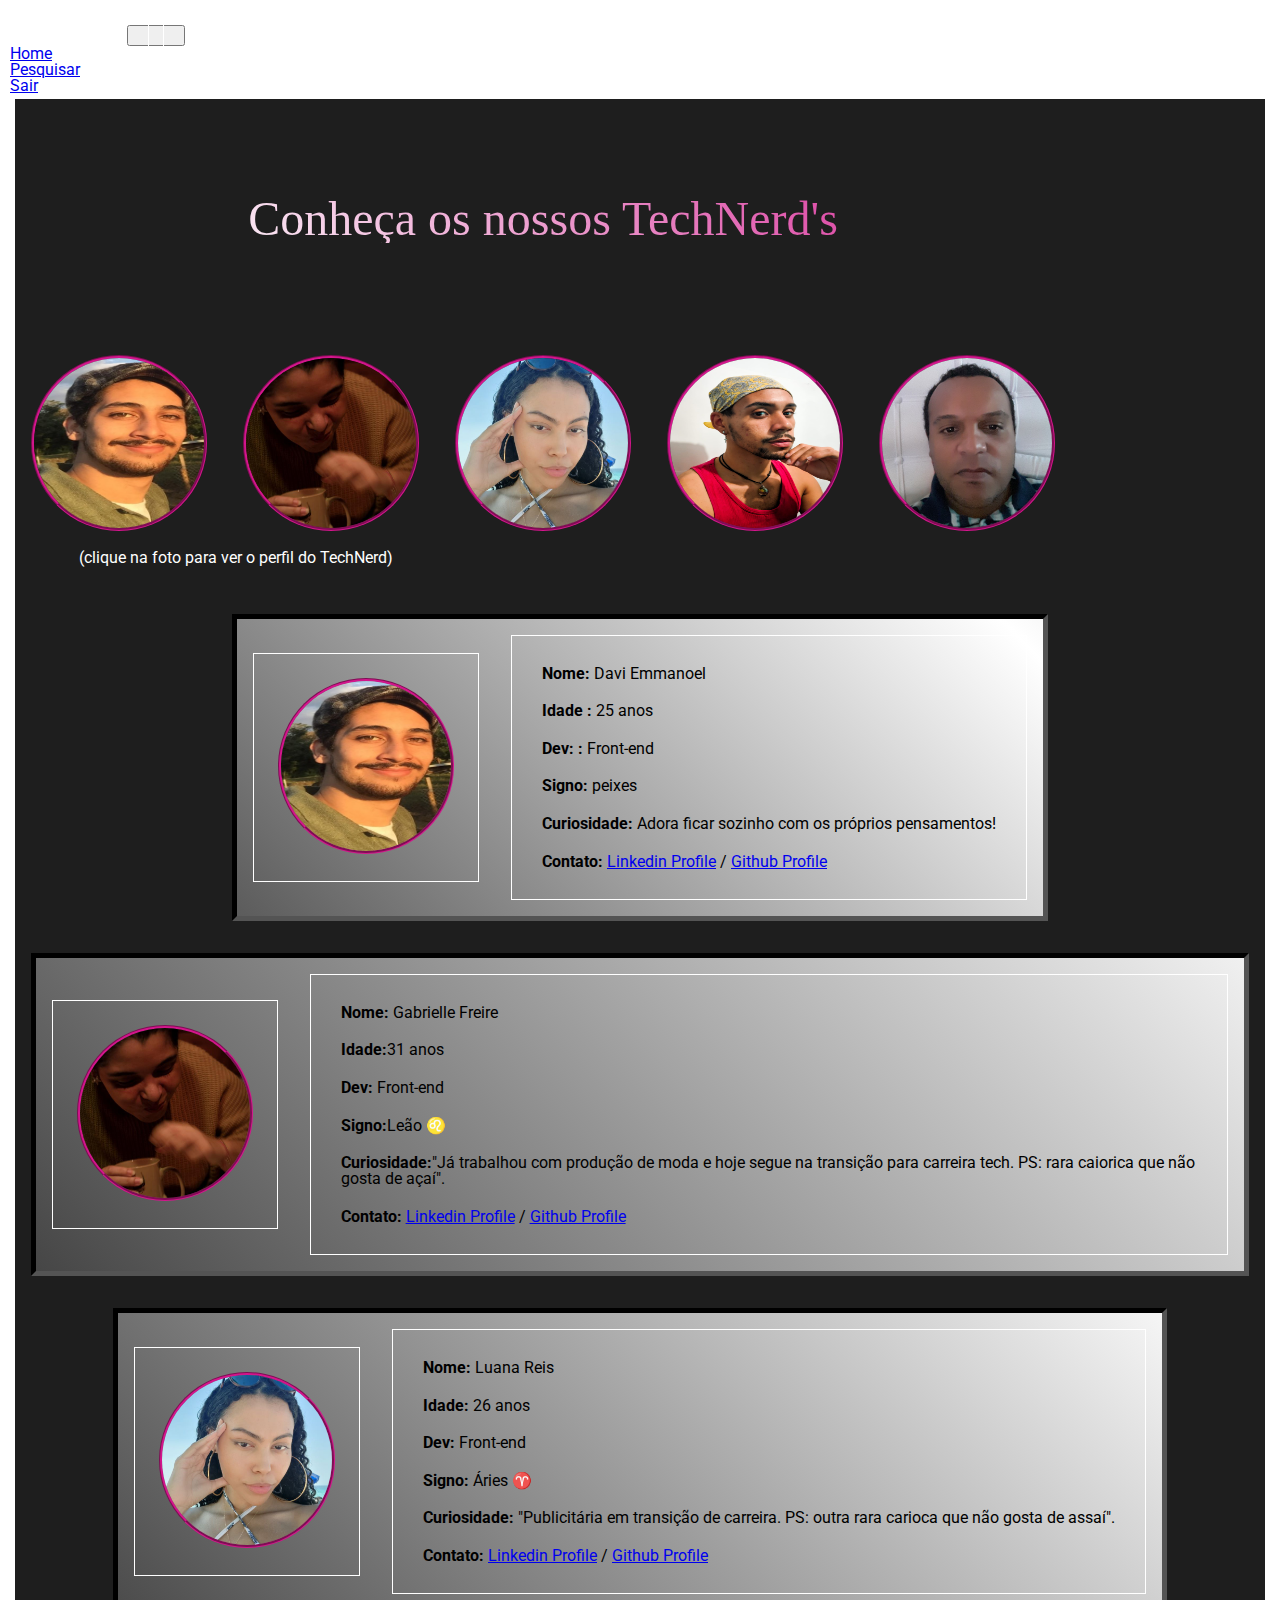
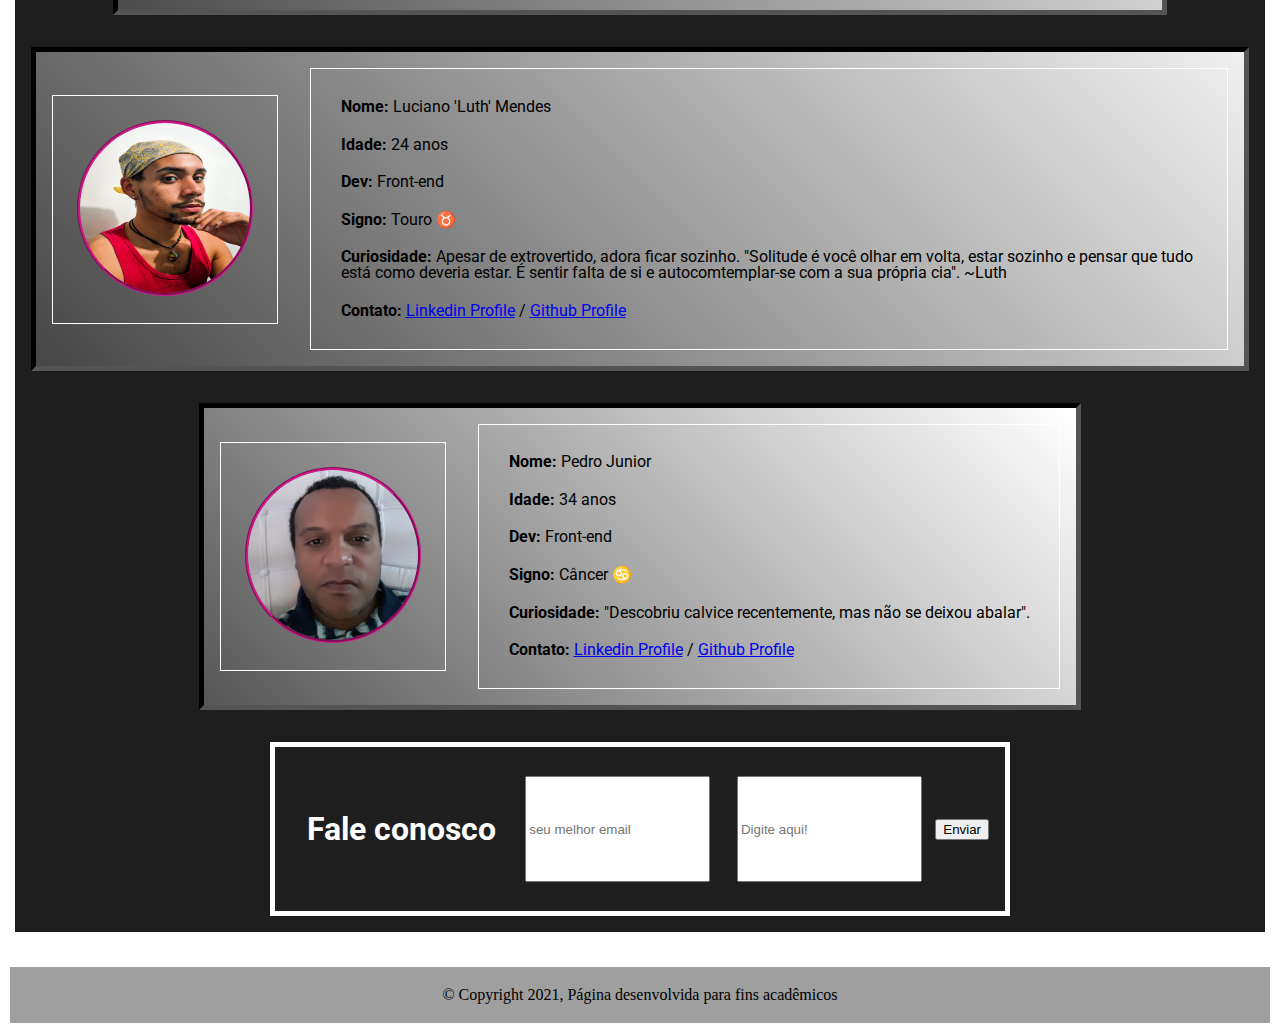
<file: contato/contato.html>
<!DOCTYPE html>
<html lang="pt-br">

<head>
  <meta charset="UTF-8">
  <meta http-equiv="X-UA-Compatible" content="IE=edge">
  <meta name="viewport" content="width=device-width, initial-scale=1.0">
  <!-- Link da framework 'Bootstrap' para algumas estilizações da página -->
  <link href="https://cdn.jsdelivr.net/npm/bootstrap@5.1.1/dist/css/bootstrap.min.css" rel="stylesheet"
    integrity="sha384-F3w7mX95PdgyTmZZMECAngseQB83DfGTowi0iMjiWaeVhAn4FJkqJByhZMI3AhiU" crossorigin="anonymous">
  <link rel="stylesheet" href="css/reset.css">
  <link rel="stylesheet" href="css/contato.css">
  <!-- Fonte Roboto, da google fontes, utilizada no layout da página.  -->
  <link href="https://fonts.googleapis.com/css2?family=Roboto:wght@300&display=swap" rel="stylesheet">
  <script src="./js/contato.js" defer></script>
  <title>Contato</title>
</head>

<body>
  <!-- Barra de header padrão advinda 100% do bootstrap -->
  <header class="d-flex justify-content-center w-100">
    <nav class="navbar navbar-expand-lg navbar-dark bg-dark w-100">
      <div class="container-fluid">
        <a class="navbar-brand" href="#"><img src="css/images/TECHFLIX.png" alt="TechFlix" width="113" height="30"></a>
        <button class="navbar-toggler" type="button" data-bs-toggle="collapse" data-bs-target="#navbarText"
          aria-controls="navbarText" aria-expanded="false" aria-label="Toggle navigation">
          <span class="navbar-toggler-icon"></span>
        </button>
        <div class="collapse navbar-collapse " id="navbarText">

          <ul class="navbar-nav ms-auto mb-2 mb-lg-0">
            <li class="nav-item">
              <a class="nav-link" href="../Branch-davi/html.JS.CSS/index.html">Home</a>
            </li>
            <li class="nav-item">
              <a class="nav-link" href="../pesquisa/pesquisa.html">Pesquisar</a>
            </li>
            <li class="nav-item">
              <a class="nav-link" href="../index.html">Sair</a>
            </li>
          </ul>
        </div>
      </div>
    </nav>
  </header>
  <!-- Main (container) contendo as sections, centralizadas na página.  -->
  <main class="d-flex justify-content-center ">
    <!-- Section-1: contem o as fotos do time 'TechNerds'. Ao clicar na foto de um dos integrantes, a página rola direto para o card de perfil do mesmo. -->
    <section class="section-1">
      <div>
        <h2>Conheça os nossos TechNerd's</h2>
      </div>
      <div class="container box-image">
        <div class="row">
          <div class="d-flex justify-content-center flex-wrap">
            <img class="col-12" id="davi" src="./css/images/davizito.jpeg" alt="foto do TechNerd Davi">
            <img class="col-12" id="gabi" src="./css/images/gabi.jfif" alt="foto da TechNerd Gabi">
            <img class="col-12" id="luana" src="./css/images/luana.jfif" alt="foto da TechNerd Luana">
            <img class="col-12" id="luth" src="./css/images/luth.jpeg" alt="foto do TechNerd Luth">
            <img class="col-12" id="pedro" src="./css/images/pedro.jfif" alt="foto do TechNerd Pedro">
            <p class="um">(clique na foto para ver o perfil do TechNerd)</p>
          </div>
        </div>
      </div>
    </section>
    <section class="container section-2">
      <!-- Section-2: Card's com os perfis da TechNerds -->
      <div class="row section-2">
        <div class="div1">
          <span ><img id='davi' src="./css/images/davizito.jpeg" alt="foto do integrante Davi"></span>
          <span class="span1">
            <p><strong>Nome: </strong> Davi Emmanoel</p>
            <p><strong>Idade :</strong> 25 anos</p>
            <p><strong>Dev: : </strong> Front-end</p>
            <p><strong>Signo: </strong> peixes</p>
            <p><strong>Curiosidade: </strong>Adora ficar sozinho com os próprios pensamentos!</p>
            <p><strong>Contato: </strong> <a href="https://www.linkedin.com/in/davi-emannoel-71bb33bb/">Linkedin Profile</a> / <a href="https://github.com/davi33-emanoel">Github Profile</a>
            </p>
          </span>
        </div>

        <div class="div2">
          <span><img id='gabi' src="css/images/gabi.jfif" alt="foto da integrante gabi"></span>
          <span class="span1">
            <p><strong>Nome:</strong> Gabrielle Freire</p>
            <p><strong>Idade:</strong>31 anos</p>
            <p><strong>Dev: </strong> Front-end</p>
            <p><strong>Signo:</strong>Leão ♌</p>
            <p><strong>Curiosidade:</strong>"Já trabalhou com produção de moda e hoje segue na transição para carreira tech. PS: rara caiorica que não gosta de açaí". </p>
            <p><strong>Contato:</strong> <a href="https://www.linkedin.com/in/gabrielle-freire-2802199b">Linkedin Profile</a> /             <a href="https://github.com/Gabboss13">Github Profile</a> 
            </p>
          </span>
        </div>
        <div class="div3">
          <span><img id='luana' src="css/images/luana.jfif" alt="foto da integrante Luana"></span>
          <span class="span1">
            <p><strong>Nome:</strong> Luana Reis</p>
            <p><strong>Idade:</strong> 26 anos </p>
            <p><strong>Dev: </strong> Front-end</p>
            <p><strong>Signo:</strong> Áries ♈</p>
            <p><strong>Curiosidade:</strong> "Publicitária em transição de carreira. PS: outra rara carioca que não gosta de assaí".</p>
            <p><strong>Contato:</strong> <a href="https://www.linkedin.com/in/reisluanag/">Linkedin Profile</a> / <a href="https://github.com/reisluana">Github Profile</a></p>
           
          </span>
        </div>
        <div class="div4">
          <span><img id='luth' src="css/images/luth.jpeg" alt="foto do integrante luth"></span>
          <span class="span1">
            <p><strong>Nome:</strong> Luciano 'Luth' Mendes</p>
            <p><strong>Idade:</strong> 24 anos</p>
            <p><strong>Dev: </strong> Front-end</p>
            <p><strong>Signo:</strong> Touro ♉</p>
            <p><strong>Curiosidade:</strong> Apesar de extrovertido, adora ficar sozinho. "Solitude é você olhar em
              volta,
              estar sozinho e pensar que tudo está como deveria estar. É sentir falta de si e autocomtemplar-se com a
              sua
              própria cia". ~Luth</p>
            <p><strong>Contato:</strong> <a href="https://www.linkedin.com/in/luciano-mendes-b32a38204">Linkedin Profile</a> / <a href="https://github.com/LuthGom">Github Profile</a></p>
          </span>
        </div>
        <div class="div5">
          <span><img id='pedro' src="css/images/pedro.jfif" alt="foto do integrante Pedro"></span>
          <span class="span1">
            <p><strong>Nome:</strong> Pedro Junior</p>
            <p><strong>Idade:</strong> 34 anos</p>
            <p><strong>Dev: </strong> Front-end</p>
            <p><strong>Signo:</strong> Câncer ♋</p>
            <p><strong>Curiosidade:</strong> "Descobriu calvice recentemente, mas não se deixou abalar".</p>
            <p><strong>Contato:</strong> <a href="https://www.linkedin.com/in/pedro-junior-silva/">Linkedin Profile</a> / <a href="https://github.com/Pedro-jds">Github Profile</a></p>
          </span>
        </div>
      </div>
    </section>

    <section class="section-3">
      <!-- Section-3: pequeno form para entrar em contato com a empresa!-->
      <span>
        <p><strong>Fale conosco</strong></p>
        <input class="form-control form-control-lg" type="text" placeholder="seu melhor email"
          aria-label=".form-control-lg example">
        <input class="form-control" type="text" placeholder="Digite aqui!" aria-label="default input example">
        <button class="btn btn-dark" type="button">Enviar</button>
      </span>
    
    </section>
  </main>
  <footer>
    <small>&copy; Copyright 2021, Página desenvolvida para fins acadêmicos</small> 
  </footer>

</body>

</html>
</file>
<file: Branch-davi/html.JS.CSS/style.css>
@keyframes cor{
  20%{
    filter: drop-shadow(6px -8px 16px rgb(253, 0, 118));
  }
  50%{
    filter: drop-shadow(6px -8px 16px rgb(11, 204, 252));
  }

 80%{
    filter: drop-shadow(6px -8px 16px rgb(166, 0, 199));
  }
}
@keyframes cor_3{
  30%{
    filter: drop-shadow(8px -6px 16px rgb(0, 255, 157));
  }
  50%{
    filter: drop-shadow(8px -6px 16px rgb(98, 0, 255));
  }

 70%{
    filter: drop-shadow(8px -6px 16px rgb(0, 68, 255));
  }
}
*{
    margin: 0;
    padding: 0;
    box-sizing: border-box;
}
body{
    background-image: linear-gradient(to right, rgb(8, 8, 8) ,rgb(20, 20, 20),rgb(41, 41, 41));
    width: 100%;
    min-height:100%;
}
.cabecalho{
    display:flex;
    align-items: center;
    justify-content:space-between;
    background-image: linear-gradient(to right, rgb(7, 7, 7) ,rgb(19, 19, 19),rgb(39, 39, 39));
    height: 100px;
    width: 100%;
    
}
.logo_1{
  
  height:80px;
  width: 50vh;
  margin-left: 100px;
  filter: drop-shadow(5px -2px 3px rgb(255, 0, 149));
  color:rgb(255, 255, 255) ;
  -webkit-text-stroke-width:0.01em;
  -webkit-text-stroke-color: black;
  opacity: 95%;

}
.logo-celular{
  display:none;
}
.envelope{
    display: flex;
    justify-content: space-between;
    align-items: center;
     flex-wrap: nowrap; 
     margin: 0 40px;
}
.descricao{
    display:flex;
    justify-content:center;
    align-items: center;
    width:30vw;
    flex-direction: column;
    margin-top:-40px;
    height:50%;
    
}
.logo{
    width:100%;
    height:100%;
    margin-top: -40px;
    filter: drop-shadow(6px -8px 16px rgb(255, 0, 149));
    animation:cor 8s infinite;
}
p{
    padding:0 20%;
    text-align:center;
    margin-top: -90px;
    font-size: 17px;
    font-weight: bold;
    font-family:Arial, Helvetica, sans-serif;
    color:white;
    text-shadow:2px -2px 6px black;
    filter: drop-shadow(6px -8px 16px rgb(255, 0, 149));
    animation:cor 8s infinite;
}
.imagens{
    box-shadow: 8px -6px 10px black;
    overflow: hidden;
    height:400px;
    width: 280px;
    margin-top: 40px;
    border-radius: 20px;
    opacity:90%;
}
.container{
    display:flex;
    transition: transform 0.5s ease-in-out;
    transform: translateX(0);
    border-radius: 10px;
    
  }
.logo{
      object-fit: cover;
      height:400px;
      width:280px;
  }
  .modal-content{
    border-radius: 30px;
    
  }
  .filmes{
      box-sizing: border-box;
      margin-right:180px ;
      filter: drop-shadow(6px -8px 16px rgb(255, 0, 149));
    animation:cor 8s infinite;
      
  }
  .modal-header{
    background-image: linear-gradient(to right, rgb(47, 8, 63) ,rgb(88, 15, 90),rgb(23, 47, 99));
    color:rgb(0, 0, 0) ;
    border:1px dashed rgb(54, 154, 255);
    border-radius: 30px 30px 0 0;
    font-weight: bold;
    font-style: italic;
  }
  .modal-title{
    font-family:Arial, Helvetica, sans-serif;
    font-size:35px;
    text-shadow:-3px 5px 10px rgb(0, 0, 0);
    -webkit-text-stroke-width:0.01em;
    -webkit-text-stroke-color: black;
    color:rgb(238, 238, 238) ;
    font-weight: bold;
    font-style: italic;
  }
  .modal-body{
    font-family:Arial, Helvetica, sans-serif;
    font-size: 25px;
    background-image: linear-gradient(to right, rgb(47, 8, 63) ,rgb(88, 15, 90),rgb(23, 47, 99));
    color:rgb(255, 255, 255) ;
    text-shadow:-3px 5px 5px rgb(0, 0, 0);
    -webkit-text-stroke-width:0.01em;
    -webkit-text-stroke-color: black;
    border:1px dashed rgb(255, 255, 255);
  }
  .modal-footer{
    background-image: linear-gradient(to right, rgb(47, 8, 63) ,rgb(88, 15, 90),rgb(23, 47, 99));
    color:rgb(0, 0, 0) ;
    text-shadow:-3px 5px 5px rgb(78, 132, 248);
    -webkit-text-stroke-width:0.01em;
    -webkit-text-stroke-color: black;
    border:none;
    border:1px dashed rgb(255, 255, 255);
    border-radius:  0 0 30px 30px;
  }
  .btns{
    font-family: Arial, Helvetica, sans-serif;
    text-shadow:-3px 5px 5px rgb(0, 0, 0);
    font-size: 25px;
    font-weight: bold;
    font-style: italic;
    background:none;
    border:none;
    color:rgb(255, 255, 255) ;
    
  }
  .glider-prev,.glider-next{
    display:none;
  }
  .bts{
    display:flex;
    justify-content: center;
    align-items: center;
    flex-direction:row;
    
  }
  .filme4{
    display:flex;
    justify-content:space-around;
    flex-flow: row wrap;
    box-sizing: border-box;
    cursor: pointer;
    height:1400px;
  }
  .vitrine{
    height: auto;
    width: 18%;
    overflow: hidden;
    box-shadow: 2px 2px 4px black;
    border-radius: 20px;
    margin:40px;
  }
  .vitrine>img{
    height: 100%;
    width:100%;
    object-fit: cover;
    border-radius: 20px;
  }
  .audio{
    display:flex;
    align-items: center;
    justify-content: center;
  }
  @media screen and (max-width: 680px){
  body{
    width: 100%;
    min-height: 100%;
  }
  .descricao{
    display:none;
  }
  .container{
    display:none;
  }
  p{
    display:none;
  }
  .logo{
    display:none;
  }
    .cabecalho{
      display:flex;
      align-items: center;
      justify-content:space-around;
      padding: 5px;
      margin: 0;
    }
    h1{
      display:none;
    }

    .logo-celular{
      display:flex;
      box-sizing: border-box;
      width:50%;
      height:100%;
      animation:cor_3 8s infinite;
      filter: drop-shadow(8px -6px 16px rgb(209, 1, 228));
    }
    .envelope{
      display:flex;
      padding:0;
      align-items:center;
      justify-content:center;
      margin-left:200px;
      margin-top: -20px;
    }
    .filme4{
      display:flex;
      width:80%;
      height:100%;
      align-items: center;
      justify-content:center;
      flex-direction:column;
      flex-wrap: nowrap;
      box-sizing: border-box;
      padding:0;
      margin-left:35px;

    }
    .imagens{
      width:250px;
      height:100%;
      opacity:90%
    }
    img{
      width:250px;
      height:100%;
      object-fit: cover;
    }
    .vitrine{
      width: 80%;
      height: 100%;
      margin:10px;
    }
    .vitrine>img{
      height: 100%;
      width:100%;
      object-fit: cover;
      border-radius: 20px;
    }
    .glider-prev,.glider-next{
      display:block;
      font-size:80px;
      margin-top:-20px;
    }
    .bts{
      display:flex;
      justify-content: center;
      align-items: center;
      flex-direction: row;
    }
    .dots{
      display:none;
    }
    .audio{
      display:flex;
      align-items: center;
      justify-content: center;
    }
  }

  footer {
    display: flex;
    flex-direction: row;
    justify-content: center;
    background-color: #212529;
    color: aliceblue;
    align-self: baseline;
    width: 100%;
    bottom: 0;
    margin-top: auto;
    padding: 20px 10px;
  }
</file>
<file: Branch-davi/Glider.js-master/docs/assets/css/noscript.css>
/*
	Stellar by HTML5 UP
	html5up.net | @ajlkn
	Free for personal and commercial use under the CCA 3.0 license (html5up.net/license)
*/

/* Header */

	body.is-preload #header.alt > * {
		opacity: 1;
	}

	body.is-preload #header.alt .logo {
		-moz-transform: none;
		-webkit-transform: none;
		-ms-transform: none;
		transform: none;
	}
</file>
<file: contato/css/contato.css>
body {
    margin: 10px;
}
li > a, p {
    font-family: 'Roboto', sans-serif;
}
main {
    display: flex;
    flex-wrap: wrap;
    border: 5px solid white;
    background-color: rgb(30, 30, 30);
}
.section-1 > p, .um {
    margin: 0 2em 2em 4em;
    color: white;
}
.section-1 {
    display: flex;
    flex-direction: column;
    align-items: center;
    justify-content: center;
}
.box-image {
    display: flex;
    justify-content: start;
    align-items: center;
}
h2 {
    font-size: 3em;
    margin: 2em;
    color: white;
    background-image: linear-gradient(45deg, white, #D3168C, white);
    /* Deixando o fundo do texto transparente, para aparecer apenas o texto. E aplicando a animation que dá a impresão de movimentação do background. */
    background-clip: text;
    -webkit-background-clip: text; 
    -webkit-text-fill-color: transparent;
    background-size: 300% 300%;
    animation: bg-tr 5s ease-in-out infinite;
}
#davi, #gabi, #luana, #luth, #pedro {
    height: 170px;
    width: 170px;
    border-radius: 300px;
    border: 3px groove #D3168C;
    margin: 1em;
}
.container .section-2 {
    margin: 0;
}
.section-2 {
    width: 100%;
    height: fit-content;
    display: flex;
    flex-direction: column;
    justify-content: center;
    align-items: center;
    margin: 0;
}
/* Cada class de div representa um card de perfil TechNerd */
.div1, .div2, .div3, .div4, .div5 {
    border: 5px inset black;
    padding: 0;
    margin: 1em;
    display: flex;
    align-items: center;
    background: linear-gradient(45deg,black, white, black );
    background-size: 300% 300%;
    animation: bg-tr 5s ease-in-out infinite;
    height: 100%;
}
/* Cada Span contém a foto ou a parte escrita dos cards ou engloba o form de contato. */
span {
    border: 1px solid white;
    margin: 1em;
    width: fit-content;
    height: 50%;
    padding: 0.5em 0.5em;
}
.span1 { 
    width: 100%;
    height: 100%;
}
.span1 > p {
    margin: 1.35em;
}
p > strong {
    font-weight: bold;
}
/* section contém a form de contato. */
.section-3 {
    width: 100%;
    height: fit-content;
    display: flex;
    flex-direction: column;
    align-items: center;
}
.section-3 > span {
    border: 5px solid white;
    display: flex;
    justify-content: center;
    align-items: center;
    padding: 1em;
    color: white;
}
.section-3 > span > p {
    text-align: center;
    font-size: 2em;
    margin: 0.5em;
}
.form-control {
    height: 100px;
    margin: 1em 1em 1em 1em;
}
.section-3 > div {
    display: flex;
    flex-direction: column;
    justify-content: center;
    align-items: center;
    margin: 1em;
}
.section-3 > p {
    color: white;
}
footer {
    display: flex;
    flex-direction: row;
    justify-content: center;
    background-color: rgba(0, 0, 0, 0.377);
    position: relative;
    bottom: 0;
    margin-top: 30px;
    padding: 20px 10px;
  }
  /* Animation implementado do título da página e nos cards */
@keyframes bg-tr {
    0% {
        background-position: 0% 50%;
    }
    50% {
        background-position: 100% 50%;
    }
    100% {
        background-position: 0% 50%;
    }
}
@media
/* Estilização mobile */
    (max-width: 480px) { 
        body {
            margin: 0;
        }
        .section-1 {
            flex-direction: column-reverse;
        }
        h2 {
            text-align: center;
        }
        .um {
            text-align: center;
        }
        .div1, .div2, .div3, .div4, .div5 {
            margin: 0;
            display: flex;
            flex-direction: column;
        }
        .span1 {
            margin: 0;
            padding: 0;
        }
        .section-3 > span {
            flex-direction: column;
        }

    }
</file>
<file: Branch-davi/Glider.js-master/glider.css>
.glider-contain {
  width: 100%;
  margin: 0 auto;
  position: relative;
}
.glider {
  margin: 0 auto;
  position: relative;
  overflow-y: hidden;
  -webkit-overflow-scrolling: touch;
  -ms-overflow-style: none;
  transform: translateZ(0);
}
.glider-track {
  transform: translateZ(0);
  width: 100%;
  margin: 0;
  padding: 0;
  display: flex;
  z-index: 1;
}
.glider.draggable {
  user-select: none;
  cursor: -webkit-grab;
  cursor: grab;
}
.glider.draggable .glider-slide img {
  user-select: none;
  pointer-events: none;
}
.glider.drag {
  cursor: -webkit-grabbing;
  cursor: grabbing;
}
.glider-slide {
  user-select: none;
  justify-content: center;
  align-content: center;
  width: 100%;
}
.glider-slide img {
  max-width: 100%;
}
.glider::-webkit-scrollbar {
  opacity: 0;
  height: 0;
}
.glider-prev,.glider-next {
  user-select: none;
  /* position: absolute; */
  outline: none;
  background: none;
  padding: 0;
  z-index: 2;
  font-size: 40px;
  text-decoration: none;
  /* left: -23px; */
  border: 0;
  top: 30%;
  cursor: pointer;
  color: #666;
  opacity: 1;
  line-height: 1;
  transition: opacity .5s cubic-bezier(.17,.67,.83,.67),
              color .5s cubic-bezier(.17,.67,.83,.67);
}
.glider-prev:hover,
.glider-next:hover,
.glider-prev:focus,
.glider-next:focus {
  color: #a89cc8;
}
.glider-next {
  right: -10px;
  left: auto;
}
.glider-next.disabled,
.glider-prev.disabled {
  opacity: .25;
  color: #666;
  cursor: default;
}
.glider-slide {
  min-width: 150px;
}
.glider-hide {
  opacity: 0;
}
.glider-dots {
  user-select: none;
  display: flex;
  flex-wrap: row wrap;
  justify-content: center;
  margin: 0 auto;
  padding: 0;
}
.glider-dot {
  border: 0;
  padding: 0;
  user-select: none;
  outline: none;
  display: flex;
  cursor: pointer;
  color: #ccc;
  border-radius: 999px;
  background: rgba(220, 161, 228, 0.555);
  width: 12px;
  height: 12px;
  margin: 7px;
}
.glider-dot:hover,
.glider-dot.active {
  background: #d8007e;
}
@media(max-width: 36em){
  .glider::-webkit-scrollbar {
    opacity: 1;
    -webkit-appearance: none;
    width: 7px;
    height: 3px;
  }
  .glider::-webkit-scrollbar-thumb {
    opacity: 1;
    border-radius: 99px;
    background-color: rgba(156, 156, 156, 0.25);
    box-shadow: 0 0 1px rgba(255,255,255,.25);
  }
}
</file>
<file: Branch-davi/Glider.js-master/docs/assets/css/main.css>
@import url(font-awesome.min.css);
@import "https://fonts.googleapis.com/css?family=Source+Sans+Pro:300,400";

/*
  Stellar by HTML5 UP
  html5up.net | @ajlkn
  Free for personal and commercial use under the CCA 3.0 license (html5up.net/license)
*/

html, body, div, span, applet, object,
iframe, h1, h2, h3, h4, h5, h6, p, blockquote,
pre, a, abbr, acronym, address, big, cite,
code, del, dfn, em, img, ins, kbd, q, s, samp,
small, strike, strong, sub, sup, tt, var, b,
u, i, center, dl, dt, dd, ol, ul, li, fieldset,
form, label, legend, table, caption, tbody,
tfoot, thead, tr, th, td, article, aside,
canvas, details, embed, figure, figcaption,
footer, header, hgroup, menu, nav, output, ruby,
section, summary, time, mark, audio, video {
  margin: 0;
  padding: 0;
  border: 0;
  font-size: 100%;
  font: inherit;
  vertical-align: baseline;}

article, aside, details, figcaption, figure,
footer, header, hgroup, menu, nav, section {
  display: block;}

body {
  line-height: 1;
}

ol, ul {
  list-style: none;
}

blockquote, q {
  quotes: none;
}

  blockquote:before, blockquote:after, q:before, q:after {
    content: '';
    content: none;
  }

table {
  border-collapse: collapse;
  border-spacing: 0;
}

body {
  -webkit-text-size-adjust: none;
}

mark {
  background-color: transparent;
  color: inherit;
}

input::-moz-focus-inner {
  border: 0;
  padding: 0;
}

input, select, textarea {
  -moz-appearance: none;
  -webkit-appearance: none;
  -ms-appearance: none;
  appearance: none;
}

/* Basic */

  @-ms-viewport {
    width: device-width;
  }

  body {
    -ms-overflow-style: scrollbar;
  }

  @media screen and (max-width: 480px) {

    html, body {
      min-width: 320px;
    }

  }

  html {
    box-sizing: border-box;
  }

  *, *:before, *:after {
    box-sizing: inherit;
  }

  body {
    background-color: #935d8c;
    background-image: url("images/overlay.png"), -moz-linear-gradient(45deg, #e37682 15%, #5f4d93 85%);
    background-image: url("images/overlay.png"), -webkit-linear-gradient(45deg, #e37682 15%, #5f4d93 85%);
    background-image: url("images/overlay.png"), -ms-linear-gradient(45deg, #e37682 15%, #5f4d93 85%);
    background-image: url("images/overlay.png"), linear-gradient(45deg, #e37682 15%, #5f4d93 85%);
  }

    body.is-preload *, body.is-preload *:before, body.is-preload *:after {
      -moz-animation: none !important;
      -webkit-animation: none !important;
      -ms-animation: none !important;
      animation: none !important;
      -moz-transition: none !important;
      -webkit-transition: none !important;
      -ms-transition: none !important;
      transition: none !important;
    }

/* Type */

  body {
    background-color: #935d8c;
    color: rgba(255, 255, 255, 0.65);
  }

  body, input, select, textarea {
    font-family: "Source Sans Pro", Helvetica, sans-serif;
    font-size: 17pt;
    font-weight: 300;
    line-height: 1.65;
  }

    @media screen and (max-width: 1680px) {

      body, input, select, textarea {
        font-size: 14pt;
      }

    }

    @media screen and (max-width: 1280px) {

      body, input, select, textarea {
        font-size: 12pt;
      }

    }

    @media screen and (max-width: 360px) {

      body, input, select, textarea {
        font-size: 11pt;
      }

    }

  a {
    -moz-transition: color 0.2s ease, border-bottom 0.2s ease;
    -webkit-transition: color 0.2s ease, border-bottom 0.2s ease;
    -ms-transition: color 0.2s ease, border-bottom 0.2s ease;
    transition: color 0.2s ease, border-bottom 0.2s ease;
    text-decoration: none;
    border-bottom: dotted 1px;
    color: inherit;
  }

    a:hover {
      border-bottom-color: transparent;
    }

  strong, b {
    font-weight: 400;
  }

  em, i {
    font-style: italic;
  }

  p {
    margin: 0 0 2em 0;
  }

    p.content {
      -moz-columns: 20em 2;
      -webkit-columns: 20em 2;
      -ms-columns: 20em 2;
      columns: 20em 2;
      -moz-column-gap: 2em;
      -webkit-column-gap: 2em;
      -ms-column-gap: 2em;
      column-gap: 2em;
      text-align: justify;
    }

  h1, h2, h3, h4, h5, h6 {
    font-weight: 300;
    line-height: 1.5;
    margin: 0 0 0.7em 0;
    letter-spacing: -0.025em;
  }

    h1 a, h2 a, h3 a, h4 a, h5 a, h6 a {
      color: inherit;
      text-decoration: none;
    }

  h1 {
    font-size: 2.5em;
    line-height: 1.2;
  }

  h2 {
    font-size: 1.5em;
  }

  h3 {
    font-size: 1.25em;
  }

  h4 {
    font-size: 1.1em;
  }

  h5 {
    font-size: 0.9em;
  }

  h6 {
    font-size: 0.7em;
  }

  @media screen and (max-width: 736px) {

    h1 {
      font-size: 2em;
    }

  }

  sub {
    font-size: 0.8em;
    position: relative;
    top: 0.5em;
  }

  sup {
    font-size: 0.8em;
    position: relative;
    top: -0.5em;
  }

  blockquote {
    border-left: solid 4px;
    font-style: italic;
    margin: 0 0 2em 0;
    padding: 0.5em 0 0.5em 2em;
  }

  code {
    border-radius: 8px;
    border: solid 1px;
    font-family: "Courier New", monospace;
    font-size: 0.9em;
    margin: 0 0.25em;
    padding: 0.25em 0.65em;
  }

  pre {
    -webkit-overflow-scrolling: touch;
    font-family: "Courier New", monospace;
    font-size: 0.9em;
    margin: 0 0 2em 0;
  }

    pre code {
      display: block;
      line-height: 1.75;
      padding: 1em 1.5em;
      overflow-x: auto;
    }

  hr {
    border: 0;
    border-bottom: solid 1px;
    margin: 2em 0;
  }

    hr.major {
      margin: 3em 0;
    }

  .align-left {
    text-align: left;
  }

  .align-center {
    text-align: center;
  }

  .align-right {
    text-align: right;
  }

  input, select, textarea {
    color: #ffffff;
  }

  a:hover {
    color: #ffffff;
  }

  strong, b {
    color: #ffffff;
  }

  h1, h2, h3, h4, h5, h6 {
    color: #ffffff;
  }

  blockquote {
    border-left-color: rgba(255, 255, 255, 0.35);
  }

  code {
    background: rgba(255, 255, 255, 0.075);
    border-color: rgba(255, 255, 255, 0.35);
  }

  hr {
    border-bottom-color: rgba(255, 255, 255, 0.35);
  }

/* Row */

  .row {
    display: flex;
    flex-wrap: wrap;
    box-sizing: border-box;
    align-items: stretch;
  }

    .row > * {
      box-sizing: border-box;
    }

    .row.gtr-uniform > * > :last-child {
      margin-bottom: 0;
    }

    .row.aln-left {
      justify-content: flex-start;
    }

    .row.aln-center {
      justify-content: center;
    }

    .row.aln-right {
      justify-content: flex-end;
    }

    .row.aln-top {
      align-items: flex-start;
    }

    .row.aln-middle {
      align-items: center;
    }

    .row.aln-bottom {
      align-items: flex-end;
    }

    .row > .imp {
      order: -1;
    }

    .row > .col-1 {
      width: 8.3333333333%;
    }

    .row > .off-1 {
      margin-left: 8.3333333333%;
    }

    .row > .col-2 {
      width: 16.6666666667%;
    }

    .row > .off-2 {
      margin-left: 16.6666666667%;
    }

    .row > .col-3 {
      width: 25%;
    }

    .row > .off-3 {
      margin-left: 25%;
    }

    .row > .col-4 {
      width: 33.3333333333%;
    }

    .row > .off-4 {
      margin-left: 33.3333333333%;
    }

    .row > .col-5 {
      width: 41.6666666667%;
    }

    .row > .off-5 {
      margin-left: 41.6666666667%;
    }

    .row > .col-6 {
      width: 50%;
    }

    .row > .off-6 {
      margin-left: 50%;
    }

    .row > .col-7 {
      width: 58.3333333333%;
    }

    .row > .off-7 {
      margin-left: 58.3333333333%;
    }

    .row > .col-8 {
      width: 66.6666666667%;
    }

    .row > .off-8 {
      margin-left: 66.6666666667%;
    }

    .row > .col-9 {
      width: 75%;
    }

    .row > .off-9 {
      margin-left: 75%;
    }

    .row > .col-10 {
      width: 83.3333333333%;
    }

    .row > .off-10 {
      margin-left: 83.3333333333%;
    }

    .row > .col-11 {
      width: 91.6666666667%;
    }

    .row > .off-11 {
      margin-left: 91.6666666667%;
    }

    .row > .col-12 {
      width: 100%;
    }

    .row > .off-12 {
      margin-left: 100%;
    }

    .row.gtr-0 {
      margin-top: 0;
      margin-left: 0em;
    }

      .row.gtr-0 > * {
        padding: 0 0 0 0em;
      }

      .row.gtr-0.gtr-uniform {
        margin-top: 0em;
      }

        .row.gtr-0.gtr-uniform > * {
          padding-top: 0em;
        }

    .row.gtr-25 {
      margin-top: 0;
      margin-left: -0.375em;
    }

      .row.gtr-25 > * {
        padding: 0 0 0 0.375em;
      }

      .row.gtr-25.gtr-uniform {
        margin-top: -0.375em;
      }

        .row.gtr-25.gtr-uniform > * {
          padding-top: 0.375em;
        }

    .row.gtr-50 {
      margin-top: 0;
      margin-left: -0.75em;
    }

      .row.gtr-50 > * {
        padding: 0 0 0 0.75em;
      }

      .row.gtr-50.gtr-uniform {
        margin-top: -0.75em;
      }

        .row.gtr-50.gtr-uniform > * {
          padding-top: 0.75em;
        }

    .row {
      margin-top: 0;
      margin-left: -1.5em;
    }

      .row > * {
        padding: 0 0 0 1.5em;
      }

      .row.gtr-uniform {
        margin-top: -1.5em;
      }

        .row.gtr-uniform > * {
          padding-top: 1.5em;
        }

    .row.gtr-150 {
      margin-top: 0;
      margin-left: -2.25em;
    }

      .row.gtr-150 > * {
        padding: 0 0 0 2.25em;
      }

      .row.gtr-150.gtr-uniform {
        margin-top: -2.25em;
      }

        .row.gtr-150.gtr-uniform > * {
          padding-top: 2.25em;
        }

    .row.gtr-200 {
      margin-top: 0;
      margin-left: -3em;
    }

      .row.gtr-200 > * {
        padding: 0 0 0 3em;
      }

      .row.gtr-200.gtr-uniform {
        margin-top: -3em;
      }

        .row.gtr-200.gtr-uniform > * {
          padding-top: 3em;
        }

    @media screen and (max-width: 1680px) {

      .row {
        display: flex;
        flex-wrap: wrap;
        box-sizing: border-box;
        align-items: stretch;
      }

        .row > * {
          box-sizing: border-box;
        }

        .row.gtr-uniform > * > :last-child {
          margin-bottom: 0;
        }

        .row.aln-left {
          justify-content: flex-start;
        }

        .row.aln-center {
          justify-content: center;
        }

        .row.aln-right {
          justify-content: flex-end;
        }

        .row.aln-top {
          align-items: flex-start;
        }

        .row.aln-middle {
          align-items: center;
        }

        .row.aln-bottom {
          align-items: flex-end;
        }

        .row > .imp-xlarge {
          order: -1;
        }

        .row > .col-1-xlarge {
          width: 8.3333333333%;
        }

        .row > .off-1-xlarge {
          margin-left: 8.3333333333%;
        }

        .row > .col-2-xlarge {
          width: 16.6666666667%;
        }

        .row > .off-2-xlarge {
          margin-left: 16.6666666667%;
        }

        .row > .col-3-xlarge {
          width: 25%;
        }

        .row > .off-3-xlarge {
          margin-left: 25%;
        }

        .row > .col-4-xlarge {
          width: 33.3333333333%;
        }

        .row > .off-4-xlarge {
          margin-left: 33.3333333333%;
        }

        .row > .col-5-xlarge {
          width: 41.6666666667%;
        }

        .row > .off-5-xlarge {
          margin-left: 41.6666666667%;
        }

        .row > .col-6-xlarge {
          width: 50%;
        }

        .row > .off-6-xlarge {
          margin-left: 50%;
        }

        .row > .col-7-xlarge {
          width: 58.3333333333%;
        }

        .row > .off-7-xlarge {
          margin-left: 58.3333333333%;
        }

        .row > .col-8-xlarge {
          width: 66.6666666667%;
        }

        .row > .off-8-xlarge {
          margin-left: 66.6666666667%;
        }

        .row > .col-9-xlarge {
          width: 75%;
        }

        .row > .off-9-xlarge {
          margin-left: 75%;
        }

        .row > .col-10-xlarge {
          width: 83.3333333333%;
        }

        .row > .off-10-xlarge {
          margin-left: 83.3333333333%;
        }

        .row > .col-11-xlarge {
          width: 91.6666666667%;
        }

        .row > .off-11-xlarge {
          margin-left: 91.6666666667%;
        }

        .row > .col-12-xlarge {
          width: 100%;
        }

        .row > .off-12-xlarge {
          margin-left: 100%;
        }

        .row.gtr-0 {
          margin-top: 0;
          margin-left: 0em;
        }

          .row.gtr-0 > * {
            padding: 0 0 0 0em;
          }

          .row.gtr-0.gtr-uniform {
            margin-top: 0em;
          }

            .row.gtr-0.gtr-uniform > * {
              padding-top: 0em;
            }

        .row.gtr-25 {
          margin-top: 0;
          margin-left: -0.375em;
        }

          .row.gtr-25 > * {
            padding: 0 0 0 0.375em;
          }

          .row.gtr-25.gtr-uniform {
            margin-top: -0.375em;
          }

            .row.gtr-25.gtr-uniform > * {
              padding-top: 0.375em;
            }

        .row.gtr-50 {
          margin-top: 0;
          margin-left: -0.75em;
        }

          .row.gtr-50 > * {
            padding: 0 0 0 0.75em;
          }

          .row.gtr-50.gtr-uniform {
            margin-top: -0.75em;
          }

            .row.gtr-50.gtr-uniform > * {
              padding-top: 0.75em;
            }

        .row {
          margin-top: 0;
          margin-left: -1.5em;
        }

          .row > * {
            padding: 0 0 0 1.5em;
          }

          .row.gtr-uniform {
            margin-top: -1.5em;
          }

            .row.gtr-uniform > * {
              padding-top: 1.5em;
            }

        .row.gtr-150 {
          margin-top: 0;
          margin-left: -2.25em;
        }

          .row.gtr-150 > * {
            padding: 0 0 0 2.25em;
          }

          .row.gtr-150.gtr-uniform {
            margin-top: -2.25em;
          }

            .row.gtr-150.gtr-uniform > * {
              padding-top: 2.25em;
            }

        .row.gtr-200 {
          margin-top: 0;
          margin-left: -3em;
        }

          .row.gtr-200 > * {
            padding: 0 0 0 3em;
          }

          .row.gtr-200.gtr-uniform {
            margin-top: -3em;
          }

            .row.gtr-200.gtr-uniform > * {
              padding-top: 3em;
            }

    }

    @media screen and (max-width: 1280px) {

      .row {
        display: flex;
        flex-wrap: wrap;
        box-sizing: border-box;
        align-items: stretch;
      }

        .row > * {
          box-sizing: border-box;
        }

        .row.gtr-uniform > * > :last-child {
          margin-bottom: 0;
        }

        .row.aln-left {
          justify-content: flex-start;
        }

        .row.aln-center {
          justify-content: center;
        }

        .row.aln-right {
          justify-content: flex-end;
        }

        .row.aln-top {
          align-items: flex-start;
        }

        .row.aln-middle {
          align-items: center;
        }

        .row.aln-bottom {
          align-items: flex-end;
        }

        .row > .imp-large {
          order: -1;
        }

        .row > .col-1-large {
          width: 8.3333333333%;
        }

        .row > .off-1-large {
          margin-left: 8.3333333333%;
        }

        .row > .col-2-large {
          width: 16.6666666667%;
        }

        .row > .off-2-large {
          margin-left: 16.6666666667%;
        }

        .row > .col-3-large {
          width: 25%;
        }

        .row > .off-3-large {
          margin-left: 25%;
        }

        .row > .col-4-large {
          width: 33.3333333333%;
        }

        .row > .off-4-large {
          margin-left: 33.3333333333%;
        }

        .row > .col-5-large {
          width: 41.6666666667%;
        }

        .row > .off-5-large {
          margin-left: 41.6666666667%;
        }

        .row > .col-6-large {
          width: 50%;
        }

        .row > .off-6-large {
          margin-left: 50%;
        }

        .row > .col-7-large {
          width: 58.3333333333%;
        }

        .row > .off-7-large {
          margin-left: 58.3333333333%;
        }

        .row > .col-8-large {
          width: 66.6666666667%;
        }

        .row > .off-8-large {
          margin-left: 66.6666666667%;
        }

        .row > .col-9-large {
          width: 75%;
        }

        .row > .off-9-large {
          margin-left: 75%;
        }

        .row > .col-10-large {
          width: 83.3333333333%;
        }

        .row > .off-10-large {
          margin-left: 83.3333333333%;
        }

        .row > .col-11-large {
          width: 91.6666666667%;
        }

        .row > .off-11-large {
          margin-left: 91.6666666667%;
        }

        .row > .col-12-large {
          width: 100%;
        }

        .row > .off-12-large {
          margin-left: 100%;
        }

        .row.gtr-0 {
          margin-top: 0;
          margin-left: 0em;
        }

          .row.gtr-0 > * {
            padding: 0 0 0 0em;
          }

          .row.gtr-0.gtr-uniform {
            margin-top: 0em;
          }

            .row.gtr-0.gtr-uniform > * {
              padding-top: 0em;
            }

        .row.gtr-25 {
          margin-top: 0;
          margin-left: -0.375em;
        }

          .row.gtr-25 > * {
            padding: 0 0 0 0.375em;
          }

          .row.gtr-25.gtr-uniform {
            margin-top: -0.375em;
          }

            .row.gtr-25.gtr-uniform > * {
              padding-top: 0.375em;
            }

        .row.gtr-50 {
          margin-top: 0;
          margin-left: -0.75em;
        }

          .row.gtr-50 > * {
            padding: 0 0 0 0.75em;
          }

          .row.gtr-50.gtr-uniform {
            margin-top: -0.75em;
          }

            .row.gtr-50.gtr-uniform > * {
              padding-top: 0.75em;
            }

        .row {
          margin-top: 0;
          margin-left: -1.5em;
        }

          .row > * {
            padding: 0 0 0 1.5em;
          }

          .row.gtr-uniform {
            margin-top: -1.5em;
          }

            .row.gtr-uniform > * {
              padding-top: 1.5em;
            }

        .row.gtr-150 {
          margin-top: 0;
          margin-left: -2.25em;
        }

          .row.gtr-150 > * {
            padding: 0 0 0 2.25em;
          }

          .row.gtr-150.gtr-uniform {
            margin-top: -2.25em;
          }

            .row.gtr-150.gtr-uniform > * {
              padding-top: 2.25em;
            }

        .row.gtr-200 {
          margin-top: 0;
          margin-left: -3em;
        }

          .row.gtr-200 > * {
            padding: 0 0 0 3em;
          }

          .row.gtr-200.gtr-uniform {
            margin-top: -3em;
          }

            .row.gtr-200.gtr-uniform > * {
              padding-top: 3em;
            }

    }

    @media screen and (max-width: 980px) {

      .row {
        display: flex;
        flex-wrap: wrap;
        box-sizing: border-box;
        align-items: stretch;
      }

        .row > * {
          box-sizing: border-box;
        }

        .row.gtr-uniform > * > :last-child {
          margin-bottom: 0;
        }

        .row.aln-left {
          justify-content: flex-start;
        }

        .row.aln-center {
          justify-content: center;
        }

        .row.aln-right {
          justify-content: flex-end;
        }

        .row.aln-top {
          align-items: flex-start;
        }

        .row.aln-middle {
          align-items: center;
        }

        .row.aln-bottom {
          align-items: flex-end;
        }

        .row > .imp-medium {
          order: -1;
        }

        .row > .col-1-medium {
          width: 8.3333333333%;
        }

        .row > .off-1-medium {
          margin-left: 8.3333333333%;
        }

        .row > .col-2-medium {
          width: 16.6666666667%;
        }

        .row > .off-2-medium {
          margin-left: 16.6666666667%;
        }

        .row > .col-3-medium {
          width: 25%;
        }

        .row > .off-3-medium {
          margin-left: 25%;
        }

        .row > .col-4-medium {
          width: 33.3333333333%;
        }

        .row > .off-4-medium {
          margin-left: 33.3333333333%;
        }

        .row > .col-5-medium {
          width: 41.6666666667%;
        }

        .row > .off-5-medium {
          margin-left: 41.6666666667%;
        }

        .row > .col-6-medium {
          width: 50%;
        }

        .row > .off-6-medium {
          margin-left: 50%;
        }

        .row > .col-7-medium {
          width: 58.3333333333%;
        }

        .row > .off-7-medium {
          margin-left: 58.3333333333%;
        }

        .row > .col-8-medium {
          width: 66.6666666667%;
        }

        .row > .off-8-medium {
          margin-left: 66.6666666667%;
        }

        .row > .col-9-medium {
          width: 75%;
        }

        .row > .off-9-medium {
          margin-left: 75%;
        }

        .row > .col-10-medium {
          width: 83.3333333333%;
        }

        .row > .off-10-medium {
          margin-left: 83.3333333333%;
        }

        .row > .col-11-medium {
          width: 91.6666666667%;
        }

        .row > .off-11-medium {
          margin-left: 91.6666666667%;
        }

        .row > .col-12-medium {
          width: 100%;
        }

        .row > .off-12-medium {
          margin-left: 100%;
        }

        .row.gtr-0 {
          margin-top: 0;
          margin-left: 0em;
        }

          .row.gtr-0 > * {
            padding: 0 0 0 0em;
          }

          .row.gtr-0.gtr-uniform {
            margin-top: 0em;
          }

            .row.gtr-0.gtr-uniform > * {
              padding-top: 0em;
            }

        .row.gtr-25 {
          margin-top: 0;
          margin-left: -0.375em;
        }

          .row.gtr-25 > * {
            padding: 0 0 0 0.375em;
          }

          .row.gtr-25.gtr-uniform {
            margin-top: -0.375em;
          }

            .row.gtr-25.gtr-uniform > * {
              padding-top: 0.375em;
            }

        .row.gtr-50 {
          margin-top: 0;
          margin-left: -0.75em;
        }

          .row.gtr-50 > * {
            padding: 0 0 0 0.75em;
          }

          .row.gtr-50.gtr-uniform {
            margin-top: -0.75em;
          }

            .row.gtr-50.gtr-uniform > * {
              padding-top: 0.75em;
            }

        .row {
          margin-top: 0;
          margin-left: -1.5em;
        }

          .row > * {
            padding: 0 0 0 1.5em;
          }

          .row.gtr-uniform {
            margin-top: -1.5em;
          }

            .row.gtr-uniform > * {
              padding-top: 1.5em;
            }

        .row.gtr-150 {
          margin-top: 0;
          margin-left: -2.25em;
        }

          .row.gtr-150 > * {
            padding: 0 0 0 2.25em;
          }

          .row.gtr-150.gtr-uniform {
            margin-top: -2.25em;
          }

            .row.gtr-150.gtr-uniform > * {
              padding-top: 2.25em;
            }

        .row.gtr-200 {
          margin-top: 0;
          margin-left: -3em;
        }

          .row.gtr-200 > * {
            padding: 0 0 0 3em;
          }

          .row.gtr-200.gtr-uniform {
            margin-top: -3em;
          }

            .row.gtr-200.gtr-uniform > * {
              padding-top: 3em;
            }

    }

    @media screen and (max-width: 736px) {

      .row {
        display: flex;
        flex-wrap: wrap;
        box-sizing: border-box;
        align-items: stretch;
      }

        .row > * {
          box-sizing: border-box;
        }

        .row.gtr-uniform > * > :last-child {
          margin-bottom: 0;
        }

        .row.aln-left {
          justify-content: flex-start;
        }

        .row.aln-center {
          justify-content: center;
        }

        .row.aln-right {
          justify-content: flex-end;
        }

        .row.aln-top {
          align-items: flex-start;
        }

        .row.aln-middle {
          align-items: center;
        }

        .row.aln-bottom {
          align-items: flex-end;
        }

        .row > .imp-small {
          order: -1;
        }

        .row > .col-1-small {
          width: 8.3333333333%;
        }

        .row > .off-1-small {
          margin-left: 8.3333333333%;
        }

        .row > .col-2-small {
          width: 16.6666666667%;
        }

        .row > .off-2-small {
          margin-left: 16.6666666667%;
        }

        .row > .col-3-small {
          width: 25%;
        }

        .row > .off-3-small {
          margin-left: 25%;
        }

        .row > .col-4-small {
          width: 33.3333333333%;
        }

        .row > .off-4-small {
          margin-left: 33.3333333333%;
        }

        .row > .col-5-small {
          width: 41.6666666667%;
        }

        .row > .off-5-small {
          margin-left: 41.6666666667%;
        }

        .row > .col-6-small {
          width: 50%;
        }

        .row > .off-6-small {
          margin-left: 50%;
        }

        .row > .col-7-small {
          width: 58.3333333333%;
        }

        .row > .off-7-small {
          margin-left: 58.3333333333%;
        }

        .row > .col-8-small {
          width: 66.6666666667%;
        }

        .row > .off-8-small {
          margin-left: 66.6666666667%;
        }

        .row > .col-9-small {
          width: 75%;
        }

        .row > .off-9-small {
          margin-left: 75%;
        }

        .row > .col-10-small {
          width: 83.3333333333%;
        }

        .row > .off-10-small {
          margin-left: 83.3333333333%;
        }

        .row > .col-11-small {
          width: 91.6666666667%;
        }

        .row > .off-11-small {
          margin-left: 91.6666666667%;
        }

        .row > .col-12-small {
          width: 100%;
        }

        .row > .off-12-small {
          margin-left: 100%;
        }

        .row.gtr-0 {
          margin-top: 0;
          margin-left: 0em;
        }

          .row.gtr-0 > * {
            padding: 0 0 0 0em;
          }

          .row.gtr-0.gtr-uniform {
            margin-top: 0em;
          }

            .row.gtr-0.gtr-uniform > * {
              padding-top: 0em;
            }

        .row.gtr-25 {
          margin-top: 0;
          margin-left: -0.25em;
        }

          .row.gtr-25 > * {
            padding: 0 0 0 0.25em;
          }

          .row.gtr-25.gtr-uniform {
            margin-top: -0.25em;
          }

            .row.gtr-25.gtr-uniform > * {
              padding-top: 0.25em;
            }

        .row.gtr-50 {
          margin-top: 0;
          margin-left: -0.5em;
        }

          .row.gtr-50 > * {
            padding: 0 0 0 0.5em;
          }

          .row.gtr-50.gtr-uniform {
            margin-top: -0.5em;
          }

            .row.gtr-50.gtr-uniform > * {
              padding-top: 0.5em;
            }

        .row {
          margin-top: 0;
          margin-left: -1em;
        }

          .row > * {
            padding: 0 0 0 1em;
          }

          .row.gtr-uniform {
            margin-top: -1em;
          }

            .row.gtr-uniform > * {
              padding-top: 1em;
            }

        .row.gtr-150 {
          margin-top: 0;
          margin-left: -1.5em;
        }

          .row.gtr-150 > * {
            padding: 0 0 0 1.5em;
          }

          .row.gtr-150.gtr-uniform {
            margin-top: -1.5em;
          }

            .row.gtr-150.gtr-uniform > * {
              padding-top: 1.5em;
            }

        .row.gtr-200 {
          margin-top: 0;
          margin-left: -2em;
        }

          .row.gtr-200 > * {
            padding: 0 0 0 2em;
          }

          .row.gtr-200.gtr-uniform {
            margin-top: -2em;
          }

            .row.gtr-200.gtr-uniform > * {
              padding-top: 2em;
            }

    }

    @media screen and (max-width: 480px) {

      .row {
        display: flex;
        flex-wrap: wrap;
        box-sizing: border-box;
        align-items: stretch;
      }

        .row > * {
          box-sizing: border-box;
        }

        .row.gtr-uniform > * > :last-child {
          margin-bottom: 0;
        }

        .row.aln-left {
          justify-content: flex-start;
        }

        .row.aln-center {
          justify-content: center;
        }

        .row.aln-right {
          justify-content: flex-end;
        }

        .row.aln-top {
          align-items: flex-start;
        }

        .row.aln-middle {
          align-items: center;
        }

        .row.aln-bottom {
          align-items: flex-end;
        }

        .row > .imp-xsmall {
          order: -1;
        }

        .row > .col-1-xsmall {
          width: 8.3333333333%;
        }

        .row > .off-1-xsmall {
          margin-left: 8.3333333333%;
        }

        .row > .col-2-xsmall {
          width: 16.6666666667%;
        }

        .row > .off-2-xsmall {
          margin-left: 16.6666666667%;
        }

        .row > .col-3-xsmall {
          width: 25%;
        }

        .row > .off-3-xsmall {
          margin-left: 25%;
        }

        .row > .col-4-xsmall {
          width: 33.3333333333%;
        }

        .row > .off-4-xsmall {
          margin-left: 33.3333333333%;
        }

        .row > .col-5-xsmall {
          width: 41.6666666667%;
        }

        .row > .off-5-xsmall {
          margin-left: 41.6666666667%;
        }

        .row > .col-6-xsmall {
          width: 50%;
        }

        .row > .off-6-xsmall {
          margin-left: 50%;
        }

        .row > .col-7-xsmall {
          width: 58.3333333333%;
        }

        .row > .off-7-xsmall {
          margin-left: 58.3333333333%;
        }

        .row > .col-8-xsmall {
          width: 66.6666666667%;
        }

        .row > .off-8-xsmall {
          margin-left: 66.6666666667%;
        }

        .row > .col-9-xsmall {
          width: 75%;
        }

        .row > .off-9-xsmall {
          margin-left: 75%;
        }

        .row > .col-10-xsmall {
          width: 83.3333333333%;
        }

        .row > .off-10-xsmall {
          margin-left: 83.3333333333%;
        }

        .row > .col-11-xsmall {
          width: 91.6666666667%;
        }

        .row > .off-11-xsmall {
          margin-left: 91.6666666667%;
        }

        .row > .col-12-xsmall {
          width: 100%;
        }

        .row > .off-12-xsmall {
          margin-left: 100%;
        }

        .row.gtr-0 {
          margin-top: 0;
          margin-left: 0em;
        }

          .row.gtr-0 > * {
            padding: 0 0 0 0em;
          }

          .row.gtr-0.gtr-uniform {
            margin-top: 0em;
          }

            .row.gtr-0.gtr-uniform > * {
              padding-top: 0em;
            }

        .row.gtr-25 {
          margin-top: 0;
          margin-left: -0.3125em;
        }

          .row.gtr-25 > * {
            padding: 0 0 0 0.3125em;
          }

          .row.gtr-25.gtr-uniform {
            margin-top: -0.3125em;
          }

            .row.gtr-25.gtr-uniform > * {
              padding-top: 0.3125em;
            }

        .row.gtr-50 {
          margin-top: 0;
          margin-left: -0.625em;
        }

          .row.gtr-50 > * {
            padding: 0 0 0 0.625em;
          }

          .row.gtr-50.gtr-uniform {
            margin-top: -0.625em;
          }

            .row.gtr-50.gtr-uniform > * {
              padding-top: 0.625em;
            }

        .row {
          margin-top: 0;
          margin-left: -1.25em;
        }

          .row > * {
            padding: 0 0 0 1.25em;
          }

          .row.gtr-uniform {
            margin-top: -1.25em;
          }

            .row.gtr-uniform > * {
              padding-top: 1.25em;
            }

        .row.gtr-150 {
          margin-top: 0;
          margin-left: -1.875em;
        }

          .row.gtr-150 > * {
            padding: 0 0 0 1.875em;
          }

          .row.gtr-150.gtr-uniform {
            margin-top: -1.875em;
          }

            .row.gtr-150.gtr-uniform > * {
              padding-top: 1.875em;
            }

        .row.gtr-200 {
          margin-top: 0;
          margin-left: -2.5em;
        }

          .row.gtr-200 > * {
            padding: 0 0 0 2.5em;
          }

          .row.gtr-200.gtr-uniform {
            margin-top: -2.5em;
          }

            .row.gtr-200.gtr-uniform > * {
              padding-top: 2.5em;
            }

    }

/* Box */

  .box {
    border-radius: 8px;
    border: solid;
    margin-bottom: 2em;
    padding: 1.5em;
  }

    .box > :last-child,
    .box > :last-child > :last-child,
    .box > :last-child > :last-child > :last-child {
      margin-bottom: 0;
    }

    .box.alt {
      border: 0;
      border-radius: 0;
      padding: 0;
    }

  .box {
    border-color: rgba(255, 255, 255, 0.35);
  }

/* Button */

  input[type="submit"],
  input[type="reset"],
  input[type="button"],
  .button {
    -moz-appearance: none;
    -webkit-appearance: none;
    -ms-appearance: none;
    appearance: none;
    -moz-transition: background-color 0.2s ease-in-out, color 0.2s ease-in-out;
    -webkit-transition: background-color 0.2s ease-in-out, color 0.2s ease-in-out;
    -ms-transition: background-color 0.2s ease-in-out, color 0.2s ease-in-out;
    transition: background-color 0.2s ease-in-out, color 0.2s ease-in-out;
    border-radius: 8px;
    border: 0;
    cursor: pointer;
    display: inline-block;
    font-weight: 300;
    height: 2.75em;
    line-height: 2.75em;
    min-width: 9.25em;
    padding: 0 1.5em;
    text-align: center;
    text-decoration: none;
    white-space: nowrap;
  }

    input[type="submit"].icon,
    input[type="reset"].icon,
    input[type="button"].icon,
    button.icon,
    .button.icon {
      padding-left: 1.35em;
    }

      input[type="submit"].icon:before,
      input[type="reset"].icon:before,
      input[type="button"].icon:before,
      button.icon:before,
      .button.icon:before {
        margin-right: 0.5em;
      }

    input[type="submit"].fit,
    input[type="reset"].fit,
    input[type="button"].fit,
    button.fit,
    .button.fit {
      width: 100%;
    }

    input[type="submit"].small,
    input[type="reset"].small,
    input[type="button"].small,
    button.small,
    .button.small {
      font-size: 0.8em;
    }

    input[type="submit"].large,
    input[type="reset"].large,
    input[type="button"].large,
    button.large,
    .button.large {
      font-size: 1.35em;
    }

    input[type="submit"].disabled, input[type="submit"]:disabled,
    input[type="reset"].disabled,
    input[type="reset"]:disabled,
    input[type="button"].disabled,
    input[type="button"]:disabled,
    .button.disabled,
    .button:disabled {
      pointer-events: none;
      opacity: 0.25;
    }

    @media screen and (max-width: 736px) {

      input[type="submit"],
      input[type="reset"],
      input[type="button"],
      .button {
        min-width: 0;
      }

    }

  input[type="submit"],
  input[type="reset"],
  input[type="button"],
  .button {
    background-color: transparent;
    box-shadow: inset 0 0 0 1px rgba(255, 255, 255, 0.35);
    color: #ffffff !important;
  }

    input[type="submit"]:hover,
    input[type="reset"]:hover,
    input[type="button"]:hover,
    .button:hover {
      background-color: rgba(255, 255, 255, 0.075);
    }

    input[type="submit"]:active,
    input[type="reset"]:active,
    input[type="button"]:active,
    .button:active {
      background-color: rgba(255, 255, 255, 0.2);
    }

    input[type="submit"].icon:before,
    input[type="reset"].icon:before,
    input[type="button"].icon:before,
    button.icon:before,
    .button.icon:before {
      color: rgba(255, 255, 255, 0.5);
    }

    input[type="submit"].primary,
    input[type="reset"].primary,
    input[type="button"].primary,
    button.primary,
    .button.primary {
      background-color: #8cc9f0;
      color: #ffffff !important;
      box-shadow: none;
    }

      input[type="submit"].primary:hover,
      input[type="reset"].primary:hover,
      input[type="button"].primary:hover,
      button.primary:hover,
      .button.primary:hover {
        background-color: #9acff2;
      }

      input[type="submit"].primary:active,
      input[type="reset"].primary:active,
      input[type="button"].primary:active,
      button.primary:active,
      .button.primary:active {
        background-color: #7ec3ee;
      }

      input[type="submit"].primary.icon:before,
      input[type="reset"].primary.icon:before,
      input[type="button"].primary.icon:before,
      button.primary.icon:before,
      .button.primary.icon:before {
        color: #ffffff !important;
      }

/* Form */

  form {
    margin: 0 0 2em 0;
  }

  label {
    display: block;
    font-size: 0.9em;
    font-weight: 400;
    margin: 0 0 1em 0;
  }

  input[type="text"],
  input[type="password"],
  input[type="email"],
  select,
  textarea {
    -moz-appearance: none;
    -webkit-appearance: none;
    -ms-appearance: none;
    appearance: none;
    border-radius: 8px;
    border: solid 1px;
    color: inherit;
    display: block;
    outline: 0;
    padding: 0 1em;
    text-decoration: none;
    width: 100%;
  }

    input[type="text"]:invalid,
    input[type="password"]:invalid,
    input[type="email"]:invalid,
    select:invalid,
    textarea:invalid {
      box-shadow: none;
    }

  select {
    background-size: 1.25rem;
    background-repeat: no-repeat;
    background-position: calc(100% - 1rem) center;
    height: 2.75em;
    padding-right: 2.75em;
    text-overflow: ellipsis;
  }

    select:focus::-ms-value {
      background-color: transparent;
    }

    select::-ms-expand {
      display: none;
    }

  input[type="text"],
  input[type="password"],
  input[type="email"],
  select {
    height: 2.75em;
  }

  textarea {
    padding: 0.75em 1em;
  }

  input[type="checkbox"],
  input[type="radio"] {
    -moz-appearance: none;
    -webkit-appearance: none;
    -ms-appearance: none;
    appearance: none;
    display: block;
    float: left;
    margin-right: -2em;
    opacity: 0;
    width: 1em;
    z-index: -1;
  }

    input[type="checkbox"] + label,
    input[type="radio"] + label {
      text-decoration: none;
      cursor: pointer;
      display: inline-block;
      font-size: 1em;
      font-weight: 300;
      padding-left: 2.4em;
      padding-right: 0.75em;
      position: relative;
    }

      input[type="checkbox"] + label:before,
      input[type="radio"] + label:before {
        -moz-osx-font-smoothing: grayscale;
        -webkit-font-smoothing: antialiased;
        font-family: FontAwesome;
        font-style: normal;
        font-weight: normal;
        text-transform: none !important;
      }

      input[type="checkbox"] + label:before,
      input[type="radio"] + label:before {
        border-radius: 8px;
        border: solid 1px;
        content: '';
        display: inline-block;
        height: 1.65em;
        left: 0;
        line-height: 1.58125em;
        position: absolute;
        text-align: center;
        top: 0;
        width: 1.65em;
      }

    input[type="checkbox"]:checked + label:before,
    input[type="radio"]:checked + label:before {
      content: '\f00c';
    }

  input[type="checkbox"] + label:before {
    border-radius: 8px;
  }

  input[type="radio"] + label:before {
    border-radius: 100%;
  }

  ::-webkit-input-placeholder {
    opacity: 1.0;
  }

  :-moz-placeholder {
    opacity: 1.0;
  }

  ::-moz-placeholder {
    opacity: 1.0;
  }

  :-ms-input-placeholder {
    opacity: 1.0;
  }

  label {
    color: #ffffff;
  }

  input[type="text"],
  input[type="password"],
  input[type="email"],
  select,
  textarea {
    background-color: rgba(255, 255, 255, 0.075);
    border-color: rgba(255, 255, 255, 0.35);
  }

    input[type="text"]:focus,
    input[type="password"]:focus,
    input[type="email"]:focus,
    select:focus,
    textarea:focus {
      border-color: #8cc9f0;
      box-shadow: 0 0 0 1px #8cc9f0;
    }

  select {
    background-image: url("data:image/svg+xml;charset=utf8,%3Csvg xmlns='http://www.w3.org/2000/svg' width='40' height='40' preserveAspectRatio='none' viewBox='0 0 40 40'%3E%3Cpath d='M9.4,12.3l10.4,10.4l10.4-10.4c0.2-0.2,0.5-0.4,0.9-0.4c0.3,0,0.6,0.1,0.9,0.4l3.3,3.3c0.2,0.2,0.4,0.5,0.4,0.9 c0,0.4-0.1,0.6-0.4,0.9L20.7,31.9c-0.2,0.2-0.5,0.4-0.9,0.4c-0.3,0-0.6-0.1-0.9-0.4L4.3,17.3c-0.2-0.2-0.4-0.5-0.4-0.9 c0-0.4,0.1-0.6,0.4-0.9l3.3-3.3c0.2-0.2,0.5-0.4,0.9-0.4S9.1,12.1,9.4,12.3z' fill='rgba(255, 255, 255, 0.35)' /%3E%3C/svg%3E");
  }

    select option {
      color: #ffffff;
      background: #935d8c;
    }

  input[type="checkbox"] + label,
  input[type="radio"] + label {
    color: rgba(255, 255, 255, 0.65);
  }

    input[type="checkbox"] + label:before,
    input[type="radio"] + label:before {
      background: rgba(255, 255, 255, 0.075);
      border-color: rgba(255, 255, 255, 0.35);
    }

  input[type="checkbox"]:checked + label:before,
  input[type="radio"]:checked + label:before {
    background-color: #ffffff;
    border-color: #ffffff;
    color: #935d8c;
  }

  input[type="checkbox"]:focus + label:before,
  input[type="radio"]:focus + label:before {
    border-color: #8cc9f0;
    box-shadow: 0 0 0 1px #8cc9f0;
  }

  ::-webkit-input-placeholder {
    color: rgba(255, 255, 255, 0.5) !important;
  }

  :-moz-placeholder {
    color: rgba(255, 255, 255, 0.5) !important;
  }

  ::-moz-placeholder {
    color: rgba(255, 255, 255, 0.5) !important;
  }

  :-ms-input-placeholder {
    color: rgba(255, 255, 255, 0.5) !important;
  }

  .formerize-placeholder {
    color: rgba(255, 255, 255, 0.5) !important;
  }

/* Icon */

  .icon {
    text-decoration: none;
    -moz-transition: background-color 0.2s ease-in-out, color 0.2s ease-in-out;
    -webkit-transition: background-color 0.2s ease-in-out, color 0.2s ease-in-out;
    -ms-transition: background-color 0.2s ease-in-out, color 0.2s ease-in-out;
    transition: background-color 0.2s ease-in-out, color 0.2s ease-in-out;
    border-bottom: none;
    position: relative;
  }

    .icon:before {
      -moz-osx-font-smoothing: grayscale;
      -webkit-font-smoothing: antialiased;
      font-family: FontAwesome;
      font-style: normal;
      font-weight: normal;
      text-transform: none !important;
    }

    .icon > .label {
      display: none;
    }

    .icon.major {
      border: solid 1px;
      display: inline-block;
      border-radius: 100%;
      padding: 0.65em;
      margin: 0 0 2em 0;
      cursor: default;
    }

      .icon.major:before {
        display: inline-block;
        font-size: 6.25rem;
        width: 2.25em;
        height: 2.25em;
        line-height: 2.2em;
        border-radius: 100%;
        border: solid 1px;
        text-align: center;
      }

    .icon.alt {
      display: inline-block;
      border: solid 1px;
      border-radius: 100%;
    }

      .icon.alt:before {
        display: block;
        font-size: 1.25em;
        width: 2em;
        height: 2em;
        text-align: center;
        line-height: 2em;
      }

    .icon.style1 {
      color: #efa8b0;
    }

    .icon.style2 {
      color: #c79cc8;
    }

    .icon.style3 {
      color: #a89cc8;
    }

    .icon.style4 {
      color: #9bb2e1;
    }

    .icon.style5 {
      color: #8cc9f0;
    }

    @media screen and (max-width: 1680px) {

      .icon.major:before {
        font-size: 5.5rem;
      }

    }

    @media screen and (max-width: 1280px) {

      .icon.major:before {
        font-size: 4.75rem;
      }

    }

    @media screen and (max-width: 736px) {

      .icon.major {
        margin: 0 0 1.5em 0;
        padding: 0.35em;
      }

        .icon.major:before {
          font-size: 3.5rem;
        }

    }

  .icon.major {
    border-color: rgba(255, 255, 255, 0.35);
  }

    .icon.major:before {
      border-color: rgba(255, 255, 255, 0.35);
    }

  .icon.alt {
    border-color: rgba(255, 255, 255, 0.35);
    color: #ffffff;
  }

    .icon.alt:hover {
      background-color: rgba(255, 255, 255, 0.075);
    }

    .icon.alt:active {
      background-color: rgba(255, 255, 255, 0.2);
    }

/* Image */

  .image {
    border-radius: 8px;
    border: 0;
    display: inline-block;
    position: relative;
  }

    .image img {
      border-radius: 8px;
      display: block;
    }

    .image.left, .image.right {
      max-width: 40%;
    }

      .image.left img, .image.right img {
        width: 100%;
      }

    .image.left {
      float: left;
      margin: 0 1.5em 1em 0;
      top: 0.25em;
    }

    .image.right {
      float: right;
      margin: 0 0 1em 1.5em;
      top: 0.25em;
    }

    .image.fit {
      display: block;
      margin: 0 0 2em 0;
      width: 100%;
    }

      .image.fit img {
        width: 100%;
      }

    .image.main {
      display: block;
      margin: 0 0 3em 0;
      width: 100%;
    }

      .image.main img {
        width: 100%;
      }

/* List */

  ol {
    list-style: decimal;
    margin: 0 0 2em 0;
    padding-left: 1.25em;
  }

    ol li {
      padding-left: 0.25em;
    }

  ul {
    list-style: disc;
    margin: 0 0 2em 0;
    padding-left: 1em;
  }

    ul li {
      padding-left: 0.5em;
    }

    ul.alt {
      list-style: none;
      padding-left: 0;
    }

      ul.alt li {
        border-top: solid 1px;
        padding: 0.5em 0;
      }

        ul.alt li:first-child {
          border-top: 0;
          padding-top: 0;
        }

  dl {
    margin: 0 0 2em 0;
  }

    dl dt {
      display: block;
      font-weight: 400;
      margin: 0 0 1em 0;
    }

    dl dd {
      margin-left: 2em;
    }

    dl.alt dt {
      display: block;
      width: 3em;
      margin: 0;
      clear: left;
      float: left;
    }

    dl.alt dd {
      margin: 0 0 0.85em 5.5em;
    }

    dl.alt:after {
      content: '';
      display: block;
      clear: both;
    }

  ul.alt li {
    border-top-color: rgba(255, 255, 255, 0.35);
  }

  dl dt {
    color: #ffffff;
  }

/* Actions */

  ul.actions {
    display: -moz-flex;
    display: -webkit-flex;
    display: -ms-flex;
    display: flex;
    cursor: default;
    list-style: none;
    margin-left: -1em;
    padding-left: 0;
  }

    ul.actions li {
      padding: 0 0 0 1em;
      vertical-align: middle;
    }

    ul.actions.special {
      -moz-justify-content: center;
      -webkit-justify-content: center;
      -ms-justify-content: center;
      justify-content: center;
      width: 100%;
      margin-left: 0;
    }

      ul.actions.special li:first-child {
        padding-left: 0;
      }

    ul.actions.stacked {
      -moz-flex-direction: column;
      -webkit-flex-direction: column;
      -ms-flex-direction: column;
      flex-direction: column;
      margin-left: 0;
    }

      ul.actions.stacked li {
        padding: 1.3em 0 0 0;
      }

        ul.actions.stacked li:first-child {
          padding-top: 0;
        }

    ul.actions.fit {
      width: calc(100% + 1em);
    }

      ul.actions.fit li {
        -moz-flex-grow: 1;
        -webkit-flex-grow: 1;
        -ms-flex-grow: 1;
        flex-grow: 1;
        -moz-flex-shrink: 1;
        -webkit-flex-shrink: 1;
        -ms-flex-shrink: 1;
        flex-shrink: 1;
        width: 100%;
      }

        ul.actions.fit li > * {
          width: 100%;
        }

      ul.actions.fit.stacked {
        width: 100%;
      }

    @media screen and (max-width: 480px) {

      ul.actions:not(.fixed) {
        -moz-flex-direction: column;
        -webkit-flex-direction: column;
        -ms-flex-direction: column;
        flex-direction: column;
        margin-left: 0;
        width: 100% !important;
      }

        ul.actions:not(.fixed) li {
          -moz-flex-grow: 1;
          -webkit-flex-grow: 1;
          -ms-flex-grow: 1;
          flex-grow: 1;
          -moz-flex-shrink: 1;
          -webkit-flex-shrink: 1;
          -ms-flex-shrink: 1;
          flex-shrink: 1;
          padding: 1em 0 0 0;
          text-align: center;
          width: 100%;
        }

          ul.actions:not(.fixed) li > * {
            width: 100%;
          }

          ul.actions:not(.fixed) li:first-child {
            padding-top: 0;
          }

          ul.actions:not(.fixed) li input[type="submit"],
          ul.actions:not(.fixed) li input[type="reset"],
          ul.actions:not(.fixed) li input[type="button"],
          ul.actions:not(.fixed) li button,
          ul.actions:not(.fixed) li .button {
            width: 100%;
          }

            ul.actions:not(.fixed) li input[type="submit"].icon:before,
            ul.actions:not(.fixed) li input[type="reset"].icon:before,
            ul.actions:not(.fixed) li input[type="button"].icon:before,
            ul.actions:not(.fixed) li button.icon:before,
            ul.actions:not(.fixed) li .button.icon:before {
              margin-left: -0.5rem;
            }

    }

/* Icons */

  ul.icons {
    cursor: default;
    list-style: none;
    padding-left: 0;
  }

    ul.icons li {
      display: inline-block;
      padding: 0 0.65em 0 0;
    }

      ul.icons li:last-child {
        padding-right: 0 !important;
      }

/* Section/Article */

  section.special, article.special {
    text-align: center;
  }

  header.major {
    margin-bottom: 3em;
  }

    header.major h2 {
      font-size: 2em;
    }

      header.major h2:after {
        display: block;
        content: '';
        width: 3.25em;
        height: 2px;
        margin: 0.7em 0 1em 0;
        border-radius: 2px;
      }

        section.special header.major h2:after, article.special header.major h2:after {
          margin-left: auto;
          margin-right: auto;
        }

    header.major p {
      font-size: 1.25em;
      letter-spacing: -0.025em;
    }

    header.major.special {
      text-align: center;
    }

      header.major.special h2:after {
        margin-left: auto;
        margin-right: auto;
      }

  footer.major {
    margin-top: 3em;
  }

  @media screen and (max-width: 736px) {

    header.major {
      margin-bottom: 0;
    }

      header.major h2 {
        font-size: 1.5em;
      }

      header.major p {
        font-size: 1em;
        letter-spacing: 0;
      }

        header.major p br {
          display: none;
        }

    footer.major {
      margin-top: 0;
    }

  }

  header.major h2:after {
    background-color: rgba(255, 255, 255, 0.35);
  }

/* Table */

  .table-wrapper {
    -webkit-overflow-scrolling: touch;
    overflow-x: auto;
  }

  table {
    margin: 0 0 2em 0;
    width: 100%;
  }

    table tbody tr {
      border: solid 1px;
      border-left: 0;
      border-right: 0;
    }

    table td {
      padding: 0.75em 0.75em;
    }

    table th {
      font-size: 0.9em;
      font-weight: 400;
      padding: 0 0.75em 0.75em 0.75em;
      text-align: left;
    }

    table thead {
      border-bottom: solid 2px;
    }

    table tfoot {
      border-top: solid 2px;
    }

    table.alt {
      border-collapse: separate;
    }

      table.alt tbody tr td {
        border: solid 1px;
        border-left-width: 0;
        border-top-width: 0;
      }

        table.alt tbody tr td:first-child {
          border-left-width: 1px;
        }

      table.alt tbody tr:first-child td {
        border-top-width: 1px;
      }

      table.alt thead {
        border-bottom: 0;
      }

      table.alt tfoot {
        border-top: 0;
      }

  table tbody tr {
    border-color: rgba(255, 255, 255, 0.35);
  }

    table tbody tr:nth-child(2n + 1) {
      background-color: rgba(255, 255, 255, 0.075);
    }

  table th {
    color: #ffffff;
  }

  table thead {
    border-bottom-color: rgba(255, 255, 255, 0.35);
  }

  table tfoot {
    border-top-color: rgba(255, 255, 255, 0.35);
  }

  table.alt tbody tr td {
    border-color: rgba(255, 255, 255, 0.35);
  }

/* Features */

  .features {
    display: -moz-flex;
    display: -webkit-flex;
    display: -ms-flex;
    display: flex;
    -moz-flex-wrap: wrap;
    -webkit-flex-wrap: wrap;
    -ms-flex-wrap: wrap;
    flex-wrap: wrap;
    -moz-justify-content: center;
    -webkit-justify-content: center;
    -ms-justify-content: center;
    justify-content: center;
    width: calc(100% + 2em);
    margin: 0 0 3em -2em;
    padding: 0;
    list-style: none;
  }

    .features li {
      width: calc(33.3333333333% - 2em);
      margin-left: 2em;
      margin-top: 3em;
      padding: 0;
    }

      .features li:nth-child(1), .features li:nth-child(2), .features li:nth-child(3) {
        margin-top: 0;
      }

      .features li > :last-child {
        margin-bottom: 0;
      }

    @media screen and (max-width: 980px) {

      .features li {
        width: calc(50% - 2em);
      }

        .features li:nth-child(3) {
          margin-top: 3em;
        }

    }

    @media screen and (max-width: 736px) {

      .features {
        width: 100%;
        margin: 0 0 2em 0;
      }

        .features li {
          width: 100%;
          margin-left: 0;
          margin-top: 2em;
        }

          .features li:nth-child(2), .features li:nth-child(3) {
            margin-top: 2em;
          }

    }

/* Statistics */

  .statistics {
    display: -moz-flex;
    display: -webkit-flex;
    display: -ms-flex;
    display: flex;
    width: 100%;
    margin: 0 0 3em 0;
    padding: 0;
    list-style: none;
    cursor: default;
  }

    .statistics li {
      -moz-flex: 1;
      -webkit-flex: 1;
      -ms-flex: 1;
      flex: 1;
      padding: 1.5em;
      color: #ffffff;
      text-align: center;
    }

      .statistics li.style1 {
        background-color: #efa8b0;
      }

      .statistics li.style2 {
        background-color: #c79cc8;
      }

      .statistics li.style3 {
        background-color: #a89cc8;
      }

      .statistics li.style4 {
        background-color: #9bb2e1;
      }

      .statistics li.style5 {
        background-color: #8cc9f0;
      }

      .statistics li strong, .statistics li b {
        display: block;
        font-size: 2em;
        line-height: 1.1;
        color: inherit !important;
        font-weight: 300;
        letter-spacing: -0.025em;
      }

      .statistics li:first-child {
        border-top-left-radius: 8px;
        border-bottom-left-radius: 8px;
      }

      .statistics li:last-child {
        border-top-right-radius: 8px;
        border-bottom-right-radius: 8px;
      }

      .statistics li .icon {
        display: inline-block;
      }

        .statistics li .icon:before {
          font-size: 2.75rem;
          line-height: 1.3;
        }

    @media screen and (max-width: 980px) {

      .statistics li strong, .statistics li b {
        font-size: 1.5em;
      }

    }

    @media screen and (max-width: 736px) {

      .statistics {
        display: block;
        width: 20em;
        max-width: 100%;
        margin: 0 auto 2em auto;
      }

        .statistics li:first-child {
          border-bottom-left-radius: 0;
          border-top-right-radius: 8px;
        }

        .statistics li:last-child {
          border-top-right-radius: 0;
          border-bottom-left-radius: 8px;
        }

        .statistics li .icon:before {
          font-size: 3.75rem;
        }

        .statistics li strong, .statistics li b {
          font-size: 2.5em;
        }

    }

/* Spotlight */

  .spotlight {
    display: -moz-flex;
    display: -webkit-flex;
    display: -ms-flex;
    display: flex;
    -moz-align-items: center;
    -webkit-align-items: center;
    -ms-align-items: center;
    align-items: center;
    margin: 0 0 2em 0;
  }

    .spotlight .content {
      -moz-flex: 1;
      -webkit-flex: 1;
      -ms-flex: 1;
      flex: 1;
    }

      .spotlight .content > :last-child {
        margin-bottom: 0;
      }

      .spotlight .content header.major {
        margin: 0 0 2em 0;
      }

    .spotlight .image {
      display: inline-block;
      margin-left: 4em;
      padding: 0.65em;
      border-radius: 100%;
      border: solid 1px;
    }

      .spotlight .image img {
        display: block;
        border-radius: 100%;
        width: 16em;
      }

    @media screen and (max-width: 980px) {

      .spotlight {
        -moz-flex-direction: column-reverse;
        -webkit-flex-direction: column-reverse;
        -ms-flex-direction: column-reverse;
        flex-direction: column-reverse;
        text-align: center;
      }

        .spotlight .content {
          -moz-flex: 0 1 auto;
          -webkit-flex: 0 1 auto;
          -ms-flex: 0 1 auto;
          flex: 0 1 auto;
          width: 100%;
        }

          .spotlight .content header.major h2:after {
            margin-left: auto;
            margin-right: auto;
          }

          .spotlight .content .actions {
            -moz-justify-content: center;
            -webkit-justify-content: center;
            -ms-justify-content: center;
            justify-content: center;
            width: calc(100% + 1em);
          }

        .spotlight .image {
          -moz-flex: 0 1 auto;
          -webkit-flex: 0 1 auto;
          -ms-flex: 0 1 auto;
          flex: 0 1 auto;
          margin-left: 0;
          margin-bottom: 2em;
        }

    }

    @media screen and (max-width: 736px) {

      .spotlight .image {
        padding: 0.35em;
      }

        .spotlight .image img {
          width: 12em;
        }

    }

  .spotlight .image {
    border-color: rgba(255, 255, 255, 0.35);
  }

/* Header */

  #header {
    padding: 5em 5em 1em 5em ;
    text-align: center;
  }

    #header h1 {
      margin: 0 0 0.25em 0;
    }

    #header p {
      font-size: 1.25em;
      letter-spacing: -0.025em;
    }

    #header.alt {
      padding: 7em 5em 4em 5em ;
    }

      #header.alt h1 {
        font-size: 3.25em;
      }

      #header.alt > * {
        -moz-transition: opacity .75s ease;
        -webkit-transition: opacity .75s ease;
        -ms-transition: opacity .75s ease;
        transition: opacity .75s ease;
        -moz-transition-delay: 0.25s;
        -webkit-transition-delay: 0.25s;
        -ms-transition-delay: 0.25s;
        transition-delay: 0.25s;
        opacity: 1;
      }

      #header.alt .logo {
        -moz-transition: opacity 1s ease, -moz-transform 0.75s ease;
        -webkit-transition: opacity 1s ease, -webkit-transform 0.75s ease;
        -ms-transition: opacity 1s ease, -ms-transform 0.75s ease;
        transition: opacity 1s ease, transform 0.75s ease;
        -moz-transition-delay: 0s;
        -webkit-transition-delay: 0s;
        -ms-transition-delay: 0s;
        transition-delay: 0s;
        display: block;
        margin: 0 0 1.5em 0;
      }

        #header.alt .logo img {
          display: block;
          margin: 0 auto;
          max-width: 75%;
        }

    @media screen and (max-width: 1280px) {

      #header {
        padding: 4em 4em 0.1em 4em ;
      }

        #header.alt {
          padding: 6em 4em 3em 4em ;
        }

    }

    @media screen and (max-width: 980px) {

      #header {
        padding: 4em 3em 0.1em 3em ;
      }

        #header.alt {
          padding: 5em 3em 2em 3em ;
        }

    }

    @media screen and (max-width: 736px) {

      #header {
        padding: 3em 2em 0.1em 2em ;
      }

        #header p {
          font-size: 1em;
          letter-spacing: 0;
        }

          #header p br {
            display: none;
          }

        #header.alt {
          padding: 4em 2em 1em 2em ;
        }

          #header.alt h1 {
            font-size: 2.5em;
          }

    }

    @media screen and (max-width: 480px) {

      #header {
        padding: 3em 1.5em 0.1em 1.5em ;
      }

        #header.alt {
          padding: 4em 1.5em 1em 1.5em ;
        }

    }

    @media screen and (max-width: 360px) {

      #header {
        padding: 2.5em 1em 0.1em 1em ;
      }

        #header.alt {
          padding: 3.5em 1em 0.5em 1em ;
        }

    }

    body.is-preload #header.alt > * {
      opacity: 0;
    }

    body.is-preload #header.alt .logo {
      -moz-transform: scale(0.8) rotate(-30deg);
      -webkit-transform: scale(0.8) rotate(-30deg);
      -ms-transform: scale(0.8) rotate(-30deg);
      transform: scale(0.8) rotate(-30deg);
    }

/* Nav */

  #nav {
    -moz-transition: background-color 0.2s ease, border-top-left-radius 0.2s ease, border-top-right-radius 0.2s ease, padding 0.2s ease;
    -webkit-transition: background-color 0.2s ease, border-top-left-radius 0.2s ease, border-top-right-radius 0.2s ease, padding 0.2s ease;
    -ms-transition: background-color 0.2s ease, border-top-left-radius 0.2s ease, border-top-right-radius 0.2s ease, padding 0.2s ease;
    transition: background-color 0.2s ease, border-top-left-radius 0.2s ease, border-top-right-radius 0.2s ease, padding 0.2s ease;
    background-color: #ffffff;
    color: #636363;
    position: absolute;
    width: 64em;
    max-width: calc(100% - 4em);
    padding: 1em;
    background-color: #f7f7f7;
    border-top-left-radius: 0.25em;
    border-top-right-radius: 0.25em;
    cursor: default;
    text-align: center;
  }

    #nav input, #nav select, #nav textarea {
      color: #636363;
    }

    #nav a:hover {
      color: #636363;
    }

    #nav strong, #nav b {
      color: #636363;
    }

    #nav h1, #nav h2, #nav h3, #nav h4, #nav h5, #nav h6 {
      color: #636363;
    }

    #nav blockquote {
      border-left-color: #dddddd;
    }

    #nav code {
      background: rgba(222, 222, 222, 0.25);
      border-color: #dddddd;
    }

    #nav hr {
      border-bottom-color: #dddddd;
    }

    #nav + #main {
      padding-top: 4.25em;
    }

    #nav ul {
      margin: 0;
      padding: 0;
      list-style: none;
    }

      #nav ul li {
        -moz-transition: margin 0.2s ease;
        -webkit-transition: margin 0.2s ease;
        -ms-transition: margin 0.2s ease;
        transition: margin 0.2s ease;
        display: inline-block;
        margin: 0 0.35em;
        padding: 0;
        vertical-align: middle;
      }

        #nav ul li a {
          -moz-transition: font-size 0.2s ease;
          -webkit-transition: font-size 0.2s ease;
          -ms-transition: font-size 0.2s ease;
          transition: font-size 0.2s ease;
          display: inline-block;
          height: 2.25em;
          line-height: 2.25em;
          padding: 0 1.25em;
          border: 0;
          border-radius: 8px;
          box-shadow: inset 0 0 0 1px transparent;
        }

          #nav ul li a:hover {
            background-color: rgba(222, 222, 222, 0.25);
          }

          #nav ul li a.active {
            background-color: #ffffff;
            box-shadow: none;
          }

    #nav.alt {
      position: fixed;
      top: 0;
      padding: 0.5em 1em;
      background-color: rgba(247, 247, 247, 0.95);
      border-top-left-radius: 0;
      border-top-right-radius: 0;
      z-index: 10000;
    }

      #nav.alt ul li {
        margin: 0 0.175em;
      }

        #nav.alt ul li a {
          font-size: 0.9em;
        }

    @media screen and (max-width: 736px) {

      #nav {
        display: none;
      }

        #nav + #main {
          padding-top: 0;
        }

    }

/* Main */

  #main {
    background-color: #ffffff;
    color: #636363;
    border-radius: 0.25em;
  }

    #main input, #main select, #main textarea {
      color: #636363;
    }

    #main a:hover {
      color: #636363;
    }

    #main strong, #main b {
      color: #636363;
    }

    #main h1, #main h2, #main h3, #main h4, #main h5, #main h6 {
      color: #636363;
    }

    #main blockquote {
      border-left-color: #dddddd;
    }

    #main code {
      background: rgba(222, 222, 222, 0.25);
      border-color: #dddddd;
    }

    #main hr {
      border-bottom-color: #dddddd;
    }

    #main .box {
      border-color: #dddddd;
    }

    #main input[type="submit"],
    #main input[type="reset"],
    #main input[type="button"],
    #main .button {
      background-color: transparent;
      box-shadow: inset 0 0 0 1px #dddddd;
      color: #636363 !important;
    }

      #main input[type="submit"]:hover,
      #main input[type="reset"]:hover,
      #main input[type="button"]:hover,
      #main .button:hover {
        background-color: rgba(222, 222, 222, 0.25);
      }

      #main input[type="submit"]:active,
      #main input[type="reset"]:active,
      #main input[type="button"]:active,
      #main .button:active {
        background-color: rgba(222, 222, 222, 0.5);
      }

      #main input[type="submit"].icon:before,
      #main input[type="reset"].icon:before,
      #main input[type="button"].icon:before,
      #main button.icon:before,
      #main .button.icon:before {
        color: rgba(99, 99, 99, 0.25);
      }

      #main input[type="submit"].primary,
      #main input[type="reset"].primary,
      #main input[type="button"].primary,
      #main button.primary,
      #main .button.primary {
        background-color: #8cc9f0;
        color: #ffffff !important;
        box-shadow: none;
      }

        #main input[type="submit"].primary:hover,
        #main input[type="reset"].primary:hover,
        #main input[type="button"].primary:hover,
        #main button.primary:hover,
        #main .button.primary:hover {
          background-color: #9acff2;
        }

        #main input[type="submit"].primary:active,
        #main input[type="reset"].primary:active,
        #main input[type="button"].primary:active,
        #main button.primary:active,
        #main .button.primary:active {
          background-color: #7ec3ee;
        }

        #main input[type="submit"].primary.icon:before,
        #main input[type="reset"].primary.icon:before,
        #main input[type="button"].primary.icon:before,
        #main button.primary.icon:before,
        #main .button.primary.icon:before {
          color: #ffffff !important;
        }

    #main label {
      color: #636363;
    }

    #main input[type="text"],
    #main input[type="password"],
    #main input[type="email"],
    #main select,
    #main textarea {
      background-color: rgba(222, 222, 222, 0.25);
      border-color: #dddddd;
    }

      #main input[type="text"]:focus,
      #main input[type="password"]:focus,
      #main input[type="email"]:focus,
      #main select:focus,
      #main textarea:focus {
        border-color: #8cc9f0;
        box-shadow: 0 0 0 1px #8cc9f0;
      }

    #main select {
      background-image: url("data:image/svg+xml;charset=utf8,%3Csvg xmlns='http://www.w3.org/2000/svg' width='40' height='40' preserveAspectRatio='none' viewBox='0 0 40 40'%3E%3Cpath d='M9.4,12.3l10.4,10.4l10.4-10.4c0.2-0.2,0.5-0.4,0.9-0.4c0.3,0,0.6,0.1,0.9,0.4l3.3,3.3c0.2,0.2,0.4,0.5,0.4,0.9 c0,0.4-0.1,0.6-0.4,0.9L20.7,31.9c-0.2,0.2-0.5,0.4-0.9,0.4c-0.3,0-0.6-0.1-0.9-0.4L4.3,17.3c-0.2-0.2-0.4-0.5-0.4-0.9 c0-0.4,0.1-0.6,0.4-0.9l3.3-3.3c0.2-0.2,0.5-0.4,0.9-0.4S9.1,12.1,9.4,12.3z' fill='%23dddddd' /%3E%3C/svg%3E");
    }

      #main select option {
        color: #636363;
        background: #ffffff;
      }

    #main input[type="checkbox"] + label,
    #main input[type="radio"] + label {
      color: #636363;
    }

      #main input[type="checkbox"] + label:before,
      #main input[type="radio"] + label:before {
        background: rgba(222, 222, 222, 0.25);
        border-color: #dddddd;
      }

    #main input[type="checkbox"]:checked + label:before,
    #main input[type="radio"]:checked + label:before {
      background-color: #636363;
      border-color: #636363;
      color: #ffffff;
    }

    #main input[type="checkbox"]:focus + label:before,
    #main input[type="radio"]:focus + label:before {
      border-color: #8cc9f0;
      box-shadow: 0 0 0 1px #8cc9f0;
    }

    #main ::-webkit-input-placeholder {
      color: rgba(99, 99, 99, 0.25) !important;
    }

    #main :-moz-placeholder {
      color: rgba(99, 99, 99, 0.25) !important;
    }

    #main ::-moz-placeholder {
      color: rgba(99, 99, 99, 0.25) !important;
    }

    #main :-ms-input-placeholder {
      color: rgba(99, 99, 99, 0.25) !important;
    }

    #main .formerize-placeholder {
      color: rgba(99, 99, 99, 0.25) !important;
    }

    #main .icon.major {
      border-color: #dddddd;
    }

      #main .icon.major:before {
        border-color: #dddddd;
      }

    #main .icon.alt {
      border-color: #dddddd;
      color: #636363;
    }

      #main .icon.alt:hover {
        background-color: rgba(222, 222, 222, 0.25);
      }

      #main .icon.alt:active {
        background-color: rgba(222, 222, 222, 0.5);
      }

    #main ul.alt li {
      border-top-color: #dddddd;
    }

    #main dl dt {
      color: #636363;
    }

    #main header.major h2:after {
      background-color: #dddddd;
      background-image: -moz-linear-gradient(90deg, #efa8b0, #a89cc8, #8cc9f0);
      background-image: -webkit-linear-gradient(90deg, #efa8b0, #a89cc8, #8cc9f0);
      background-image: -ms-linear-gradient(90deg, #efa8b0, #a89cc8, #8cc9f0);
      background-image: linear-gradient(90deg, #efa8b0, #a89cc8, #8cc9f0);
    }

    #main table tbody tr {
      border-color: #dddddd;
    }

      #main table tbody tr:nth-child(2n + 1) {
        background-color: rgba(222, 222, 222, 0.25);
      }

    #main table th {
      color: #636363;
    }

    #main table thead {
      border-bottom-color: #dddddd;
    }

    #main table tfoot {
      border-top-color: #dddddd;
    }

    #main table.alt tbody tr td {
      border-color: #dddddd;
    }

    #main .spotlight .image {
      border-color: #dddddd;
    }

    #main > .main {
      padding: 5em 5em 3em 5em ;
      border-top: solid 1px #dddddd;
    }

      #main > .main:first-child {
        border-top: 0;
      }

      #main > .main > .image.main:first-child {
        margin: -5em 0 5em -5em;
        width: calc(100% + 10em);
        border-top-right-radius: 0.25em;
        border-top-left-radius: 0.25em;
        border-bottom-right-radius: 0;
        border-bottom-left-radius: 0;
      }

        #main > .main > .image.main:first-child img {
          border-top-right-radius: 0.25em;
          border-top-left-radius: 0.25em;
          border-bottom-right-radius: 0;
          border-bottom-left-radius: 0;
        }

    @media screen and (max-width: 1280px) {

      #main > .main {
        padding: 4em 4em 2em 4em ;
      }

        #main > .main > .image.main:first-child {
          margin: -4em 0 4em -4em;
          width: calc(100% + 8em);
        }

    }

    @media screen and (max-width: 980px) {

      #main > .main {
        padding: 4em 3em 2em 3em ;
      }

        #main > .main > .image.main:first-child {
          margin: -4em 0 4em -3em;
          width: calc(100% + 6em);
        }

    }

    @media screen and (max-width: 736px) {

      #main > .main {
        padding: 3em 2em 1em 2em ;
      }

        #main > .main > .image.main:first-child {
          margin: -3em 0 2em -2em;
          width: calc(100% + 4em);
        }

    }

    @media screen and (max-width: 480px) {

      #main > .main {
        padding: 3em 1.5em 1em 1.5em ;
      }

        #main > .main > .image.main:first-child {
          margin: -3em 0 1.5em -1.5em;
          width: calc(100% + 3em);
        }

    }

    @media screen and (max-width: 360px) {

      #main {
        border-radius: 0;
      }

        #main > .main {
          padding: 2.5em 1em 0.5em 1em ;
        }

          #main > .main > .image.main:first-child {
            margin: -2.5em 0 1.5em -1em;
            width: calc(100% + 2em);
            border-radius: 0;
          }

            #main > .main > .image.main:first-child img {
              border-radius: 0;
            }

    }

/* Footer */

  #footer {
    display: -moz-flex;
    display: -webkit-flex;
    display: -ms-flex;
    display: flex;
    -moz-flex-wrap: wrap;
    -webkit-flex-wrap: wrap;
    -ms-flex-wrap: wrap;
    flex-wrap: wrap;
    padding: 5em 5em 3em 5em ;
    width: calc(100% + 2em);
    margin: 0 0 3em -2em;
  }

    #footer > * {
      width: calc(50% - 2em);
      margin-left: 2em;
    }

    #footer .copyright {
      width: 100%;
      margin: 2.5em 0 2em 0;
      font-size: 0.8em;
      text-align: center;
    }

    @media screen and (max-width: 1280px) {

      #footer {
        padding: 4em 4em 2em 4em ;
      }

    }

    @media screen and (max-width: 980px) {

      #footer {
        padding: 4em 3em 2em 3em ;
        display: block;
        margin: 0 0 3em 0;
        width: 100%;
      }

        #footer > * {
          width: 100%;
          margin-left: 0;
          margin-bottom: 3em;
        }

        #footer .copyright {
          text-align: left;
        }

    }

    @media screen and (max-width: 736px) {

      #footer {
        padding: 3em 2em 1em 2em ;
      }

    }

    @media screen and (max-width: 480px) {

      #footer {
        padding: 3em 1.5em 1em 1.5em ;
      }

    }

    @media screen and (max-width: 480px) {

      #footer {
        padding: 2.5em 1em 0.5em 1em ;
      }

    }

/* Wrapper */

  #wrapper {
    width: 64em;
    max-width: calc(100% - 4em);
    margin: 0 auto;
  }

    @media screen and (max-width: 480px) {

      #wrapper {
        max-width: calc(100% - 2em);
      }

    }

    @media screen and (max-width: 360px) {

      #wrapper {
        max-width: 100%;
      }

    }



.glider-track {
  width: 100%;
  margin: 0;
  padding: 0;
  display: flex;
  z-index: 1;
  }
  .glider::-webkit-scrollbar {
  opacity: 0;
  height: 0;
  }
  .glider-prev, .glider-next {
    user-select: none;
    position: absolute;
    outline: none;
  position: absolute;
  padding: 2px 2px 2px 3px;
  background: none;
  width: 51px;
  z-index: 2;
  font-size: 40px;
  text-decoration: none;
  left: -42px;
  border: 0;
  top: 40%;
  cursor: pointer;
  color: #a89cc8;
  opacity: 1;
  line-height: 1;
  transition: opacity .25s cubic-bezier(.17,.67,.83,.67),
    color .5s cubic-bezier(.17,.67,.83,.67);
  }
  #main .glider-prev:hover, #main .glider-next:hover,
  #main .glider-prev:focus, #main .glider-next:focus {
  color: #8cc9f0;
  }
  #main .glider-prev:focus-visible i, #main .glider-next:focus-visible i {
    border: 1px dashed #666;
  }
  .multiple .glider-prev, .multiple .glider-next {
  font-size: 20px;
  top: 37%;
  }
  .glider-next {
  right: -45px;
  left: auto;
  }
  .multiple .glider-next {
  right: -42px;
  }
  .multiple .glider-prev {
  left: -42px;
  }
  .glider-next.disabled,
  .glider-prev.disabled {
  opacity: .25;
  color: #666;
  cursor: default;
  }
  .glider-slide {
  justify-content: center;
  align-content: center;
  background:#f5f5f5;
  width: 100%;
  }
  .glider-hide {
  opacity: 0;
  }
  .glider-dots {
  display: flex;
  flex-wrap: wrap;
  justify-content: center;
  margin: 0 auto;
  padding: 0;
  }
  .glider-dot {
    background: none;
    border: 0;
    padding: 0;
    outline: none;
    display: block;
    cursor: pointer;
    color: #ccc;
    border-radius: 99px;
    background: #ccc;
    width: 12px;
    height: 12px;
    margin: 7px;
    padding: 0;
    border: 0;
  }
  .glider-dot:hover, .glider-dot:focus {
    background: #8cc9f0;
  }
  .glider-dot:focus-visible {
    border: 1px dashed #000;
    padding: 2px;
  }
  .glider-dot.active {
  background: #a89cc8;
  }
  @media(max-width: 36em){
  .glider::-webkit-scrollbar {
    opacity: 1;
    -webkit-appearance: none;
    width: 7px;
    height: 3px;
  }
  .glider::-webkit-scrollbar-thumb {
    opacity: 1;
    border-radius: 99px;
    background-color: rgba(156, 156, 156, 0.25);
    -webkit-box-shadow: 0 0 1px rgba(255,255,255,.25);
    box-shadow: 0 0 1px rgba(255,255,255,.25);
  }
  }
  .glider-contain {
  padding: 100px;
  width: 100%;
  margin: 0 auto;
  position: relative;
  }
  .glider {
  margin: 0 auto;
  position:relative;
  overflow-x: auto;
  overflow-y: hidden;
  -webkit-overflow-scrolling: touch;
  -ms-overflow-style: none;
  }

  /* misc */
  .glider-slide img {
  width: 100%;
  height: 300px;
  }
  .glider-contain {
  padding: 0px;
  width: 75%;
  margin: 0 auto;
  }
  .glider-contain.content {width: 100%;}
  .glider-slide {
  min-height: 300px;
  display: flex;
  justify-content: center;
  align-items: center;
  border: 1px solid #f5f5f5;
  border-bottom: 0;
  }
  .multiple .glider-slide {
  min-height: 150px;
  }
  .demo {
  padding: 60px 0;
  border-top: 1px solid #ddd;
  }
  .demo.first{
  border-top: 0;
  padding-top: 0;
  }
  @media(max-width: 575px){
  .glider-contain {
    width: 95%;

  }

  .glider-prev, .glider-next {
    font-size: 25px;
  }

  .glider-slide {
    min-height: 180px;
  }
  .multiple .glider-slide {
    min-height: 100px;
    }
    .demo {
      padding: 40px 0;
    }
  }



  #main code {
  margin: 0;
  }
  #main pre {
  padding: 0;
  border-radius: 8px;
  max-width: 600px;
  margin: 0 auto 25px auto;
  }
  #main pre.wide {
    max-width: 750px;
    }
  header.major h2:after {
  margin-top: .2em;
  }

  li {
  list-style-type: none;
  }
  #add {
  display: none;
  }
  .glider-slide h1 {
  margin: 0;
  }
  #addSlide,#removeSlide{
  -moz-user-select: none;
  -webkit-user-select: none;
  -ms-user-select: none;
  user-select: none;
  }
  .demo p,
  .code p {
  max-width: 600px;
  margin: 2em auto;
  }
  .settings {
  display: flex;
  flex-wrap: wrap;
  justify-content: space-between
  }
  .settings li {
  width: 50%;
  padding: 50px 0;
  border-bottom: 1px solid #ddd;
  text-align: left;
  padding-right: 25px;
  }
  .settings li:last-child,
  .settings li:nth-last-child(2) {
  border: 0;
  }
  .settings.uneven li:nth-last-child(2) {
  border-bottom: 1px solid #ddd;
  }
  @media(max-width: 575px){
  .settings li {
    width: 100%;
  }
  .settings li:nth-last-child(2){
    border-bottom: 1px solid #ddd;
  }
  }
  .setting-name {
  color: #000;
  font-weight: bold;
  border-bottom: 1px solid #ddd;
  display: inline-block;
  margin-bottom: 10px;
  }
  .settings .type {
  font-weight: bold;
  }
  .settings a {
  color:#3d7e9a;
  border: 0;
  }
  .indent {
  display: inline-block;
  padding-left: 25px;
  margin-top: 12px;
  }
  .little-margin {
  margin: 12px 0;
  }
  .aside {
  display: block;
  font-style: italic;
  font-size: .9em;
  margin-top: 15px;
  }
  .questions, .settings {
    padding-left: 0;
  }
  .questions > li {
  padding-bottom: 35px;
  text-align: left;
  padding-top: 35px;
  border-bottom: 1px solid #ddd;
  }
  .questions .answer {
  max-width: none;
  width: auto;
  margin: 0 0 10px 0;
  padding: 0;
  }
  .questions .question {
  margin: .5em auto;
  font-weight: bold;
  border-bottom: 1px solid #ddd;
  margin-bottom: 10px;
  display: inline-block;
  }
  .questions li:last-child {
  border: 0;
  }
  @media(max-width: 575px){
  .questions .question {
    border: 0;
    margin-bottom: 20px;
  }
  }
  .script-features li {
  margin-bottom: 12px;
  font-size: 18px;

  }
  @media(max-width: 575px){
  .script-features {
    padding: 0;
  }
  .script-features li {
    text-align: left;
    padding: 0;
  }
  }
  .script-features .fa-check {
  color: yellowgreen;
  display: inline-block;
  padding-right: 7px;
  font-size: 12px;
  position: relative;
  top: -1px;
  }

  #main .glider-slide h1 {
  color: #8cc9f0;
  font-weight: bold;
  }
  #main .glider-slide:nth-child(3n) h1 {
  color: #efa8b0;
  }
  #main .glider-slide:nth-child(2n) h1 {
  color: #a89cc8;
  }
  .gradient-border {
  position: relative;
  box-shadow: 0 0 3px 0 rgba(247, 186, 233, 0.5);
  border-top: 3px solid;
  border-image:   linear-gradient(to right,
  #8cc9f0,
  #efa8b0,
  #a89cc8) 5;
  }
  .gradient-border-bottom {
  position: relative;
  box-shadow: 0 0 3px 0 rgba(247, 186, 233, 0.5);
  border-bottom: 3px solid;
  border-image:   linear-gradient(to left,
  #efa8b0,
  #8cc9f0,
  #a89cc8) 5;
  }
  .gradient-border:before {
  position: absolute;
  top: 0;
  content: ' ';
  bottom: 0;
  left: 0;
  border-right: 3px solid;
  z-index: 2;
  border-image:   linear-gradient(to bottom,
  #8cc9f0,
  #efa8b0,
  #a89cc8) 5;
  }
  .gradient-border:after {
  position: absolute;
  top: 0;
  content: ' ';
  bottom: 0;
  right: 0;
  border-right: 3px solid;
  border-image:   linear-gradient(to bottom,
  #a89cc8,
  #8cc9f0,
  #efa8b0) 5;
  z-index: 2;
  }
  @media(max-width: 36em){
    .ios .gradient-border:after,
    .android .gradient-border:after {
      border-right: 1px solid;
    }
    .ios .gradient-border:before ,
    .android .gradient-border:before {
      border-left: 1px solid;
    }
  }
  .glider-dots {
  margin-top: 15px;
  }
  .glider-contain {
  margin-bottom: 25px;
  }
  .glider-slide {
  background: #fff;
  -webkit-user-select: none; /* Safari */
-moz-user-select: none; /* Firefox */
-ms-user-select: none; /* IE10+/Edge */
user-select: none; /* Standard */
  }

  #nav ul li a,
  #nav ul li a:after {
  background-color: transparent;
  border: 1px solid transparent;
  transition: border .25s linear,
  background-color .25s linear;
  }
  #nav ul li a.active {
  border: 1px solid #a89cc8;
  }
  #header > p {
  max-width: 600px;
  margin: 0 auto 2em auto;
  }
  #nav {
  overflow-x: auto;
  -webkit-overflow-scrolling: touch;
  }
  @media(max-width: 480px){
  #nav {
    width: calc(100% - 2em);
    max-width: calc(100% - 2em);
  }
  #nav ul {
    display: flex;
  }
  }
  .spotlight .content > p {
  font-size: 18px
  }
  .spotlight .content > p {
  font-size: 18px
  }
  @media(min-width: 960px){
  .spotlight .content > p,
  .script-features li {
    font-size: 21px
    }
  }
  @media screen and (max-width: 736px) {
  #nav {
    display: block;
  }
  #nav ul {
    width: 734px;
  }
  .spotlight {
    margin-top: 50px;
  }
  }
  code.slim {
  margin: 0 5px;
  padding: .15em .4em;
  }
  .content .glider-slide {
    border: 0;
    height: auto;
    background: #fff;
    padding: 0 15px;
    position: relative;
  }
  .content .gradient-border-bottom {
    width: 100%;
    position: relative;
    height: 100%;
  }
  .content .gradient-border {
  width: 100%;
    position: relative;
    height: 100%;
  display: flex;
    justify-content: center;
    align-items: flex-start;
  }
  .content .glider-slide img {
    max-width: 150px;
    max-height: 150px;
    height: auto;
    width: 100%;
    display: block;
    margin: 0 0 7px 0;
  }
  .content .article {
    padding: 15px 25px;
    text-align: left;
  }
  .article h4 {
    margin-bottom: 7px;
    font-weight: bold;
    color: #000;
  }
  .article a {
    cursor: pointer;
  }
  .article p {
    margin: 5px 0;
  }
  .content .article h4 {
  color: #000;
  }
  .read-more {
    color: #8cc8ef;
    text-decoration: underline;
    border: 0;
    font-size: .9em;
  }

  .cool-border:after  {
  margin-left: auto;
    margin-right: auto;
    margin-top: 3px;
    background-color: rgba(255, 255, 255, 0.35);
  display: block;
    content: '';
    width: 5em;
    height: 1px;
    margin: 1px 0 1em 0;
  border-radius: 2px;
  background-color: #dddddd;
    background-image: -moz-linear-gradient(90deg, #efa8b0, #a89cc8, #8cc9f0);
    background-image: -webkit-linear-gradient(90deg, #efa8b0, #a89cc8, #8cc9f0);
    background-image: -ms-linear-gradient(90deg, #efa8b0, #a89cc8, #8cc9f0);
    background-image: linear-gradient(90deg, #efa8b0, #a89cc8, #8cc9f0);
  }
  .cool-border.short:after{
    width: 4.25em;
  }
  .cool-border.long:after{
    width: 8em;
  }
  h2 .aside {
    margin-top: 0;
    font-size: .7em;
    color: #ccc;
  }
  .demo h2 {
    font-weight: bold;
  }
  #main .buttons .button {
    color: #222 !important;
  }
  .glider.draggable {
    cursor: -webkit-grab;
    cursor: grab;
  }
  .glider.drag {
    cursor: -webkit-grabbing;
    cursor: grabbing;
  }
  .glider,.glider-track, .glider-slide {
    -webkit-backface-visibility:  hidden;
    backface-visibility: hidden;
    -webkit-transform:  translateZ(0);
    transform: translateZ(0);
  }
  #header .logo:hover {
    transition-delay: 0s;
    transition: transform 1s ease;
    transform: rotate(-45deg);
  }
  #events p {
    max-width: 750px;
    margin-left: auto;
    margin-right: auto;
  }
  .collapse {
    height: 0;
    overflow: hidden;
    transform: translateZ(0);
    transition: height .2s ease;
  }
  .collapse.in {
    height: 210px;
  }
  a, #main a {
    cursor: pointer;
  }
  #main > #faq {
    padding-bottom: 0;
  }
  #footer {
    padding: 1em 5em 1em 5em;
    margin: 0;
  }
  .glider-persp .glider-slide {
    margin: 7px 0;

    -webkit-backface-visibility: hidden;
    backface-visibility: hidden;
    transform-style: preserve-3d;
    will-change: transform;
    transform:  perspective(1500px) rotateY(0deg) scale(1) translateZ(0);
    transform-origin: 0 0;
    transition: transform 600ms cubic-bezier(0.23, 1, 0.32, 1);
  }
  .glider-persp .glider-slide.right-3 {
    -webkit-transform:  perspective(1500px) rotateY(-50deg) scale(1.35) translateZ(0);
    -webkit-transform-origin: 100% 50% 0;
    transform:  perspective(1500px) rotateY(-50deg) scale(1.35) translateZ(0);
    transform-origin: 0% 50% 0;
    margin: 10px -8px;
  }
  .glider-persp .glider-slide.left-3 {
    -webkit-transform:  perspective(1500px) rotateY(50deg) scale(1.35) translateZ(0);
    -webkit-transform-origin: 100% 50% 0;
    transform:  perspective(1500px) rotateY(50deg) scale(1.35) translateZ(0);
    transform-origin: 0% 50% 0;
    margin: 10px 0;
  }
  .glider-persp .glider-slide.left-2 {
    -webkit-transform:  perspective(1500px) rotateY(50deg) scale(1.2) translateZ(0);
    -webkit-transform-origin: 100% 50% 0;
    transform:  perspective(1500px) rotateY(50deg) scale(1.2) translateZ(0);
    transform-origin: 100% 50% 0;
  }
  .glider-persp .glider-slide.right-2 {
    -webkit-transform:  perspective(1500px) rotateY(-50deg) scale(1.2) translateZ(0);
    -webkit-transform-origin: 0 50% 0;
    transform:  perspective(1500px) rotateY(-50deg) scale(1.2) translateZ(0);
    transform-origin: 0 50% 0;
  }
  .glider-persp .glider-slide.left-1 {
    -webkit-transform:  perspective(1200px) rotateY(34deg) scale(1.1) translateZ(0);
    -webkit-transform-origin: 100% 50% 0;
    transform:  perspective(1200px) rotateY(34deg) scale(1.1) translateZ(0);
    transform-origin: 100% 50% 0;
  }
  .glider-persp .glider-slide.right-1 {
    -webkit-transform:  perspective(1200px) rotateY(-34deg) scale(1.1) translateZ(0);
    -webkit-transform-origin: 0 50% 0;
    transform:  perspective(1200px) rotateY(-34deg) scale(1.1) translateZ(0);
    transform-origin: 0 50% 0;
  }
  .glider-slide h1 {
    cursor: pointer;
  }

  .clickEffect {
    position:fixed;
    box-sizing:border-box;
    border-style:solid;
    border-color:red;
    border-radius:50%;
    animation: clickEffect 0.4s ease-out;
    z-index:99999;
    border-image:   linear-gradient(to right,
  #8cc9f0,
  #efa8b0,
  #a89cc8) 5;
  }
  @keyframes clickEffect {
  0%{
  opacity:1;
  width:0.5em; height:0.5em;
  margin:-0.25em;
  border-width:0.5em;
  }
  100%{
  opacity:0.2;
  width:15em; height:15em;
  margin:-7.5em;
  border-width:0.03em;
  }
  }
  .glider-persp .glider-slide {
    margin: 10px;
  }
  html,body{
    width: 100%;
    overflow-x: hidden;
  }
  .glider-persp  {
    height: 236px;
  }
  @media(max-width: 36em){
    .glider-persp .glider-slide {
      margin: 3px;
      min-height: 100px;
    }
    .glider-persp {
      height: 180px;
    }
  }
  #main .demo.persp > h2 {
    margin-bottom: 0;
  }

  .glider-persp .glider-track {
    position: relative;
    top: 36px;
  }
  .glider-persp .gradient-border {
    display: flex;
    justify-content: center;
    align-items: center;
  }
  .glider-persp .gradient-border,
  .glider-persp .gradient-border-bottom {
    width: 100%;
    height: 100%;
    flex: 1;
  }
  #header a.button {
    background: rgba(255,255,255,.89);
    color: #333 !important;
    font-weight: bold;
    text-shadow: 0px 1px rgba(200,200,200,.25);
    box-shadow: 0 0 1px rgba(200,200,200,.25);
    /*
    border: 4px solid;
    border-image: linear-gradient(to right, #8cc9f0, #efa8b0, #a89cc8) 5;
    border-radius: 0;
    */
  }

  #header a.github {
    position: relative;
    text-indent: -35px;
  }
  .octo {
    position: absolute;
    right: 25px;
    width: 45px;
    top: 12px
  }
  .dl-icon {
    color:  #8cc9f0 !important;
    position: relative;
    top: -1px;
    left: 4px;
  }
  @media(min-width: 1678px){
    .octo {
      position: absolute;
      right: 31px;
      width: 45px;
      top: 19px;
    }
  }
  @media(max-width: 1281px){
    .octo {
      top: 9px;
      right: 16px;
      width: 43px;
    }
  }
  @media(max-width: 738px){
    #header a.button {

      width: 46%;
    }
    #header a.github {
      text-indent: -20px;
    }
    .mobileHide {
      display: none;
    }
    .octo {
      width: 35px;
      top: 7px;
      right: 35px;
    }
  }
  @media(max-width: 450px){
    .octo {
      width: 35px;
      top: 7px;
      right: 17px;
    }
  }
  span.arguments {
    color: #333;
    font-weight: normal;
    display: inline-block;
    padding: 0 1px;
    font-size: .9em;
}

@-moz-document url-prefix() {
  .glider-track {
    margin-bottom: 17px;
  }
  .gradient-border {
    overflow: hidden;
  }
  /* doesnt play well with auto hiding */
  #glider-persp {
    overflow: hidden;
  }
}
</file>
